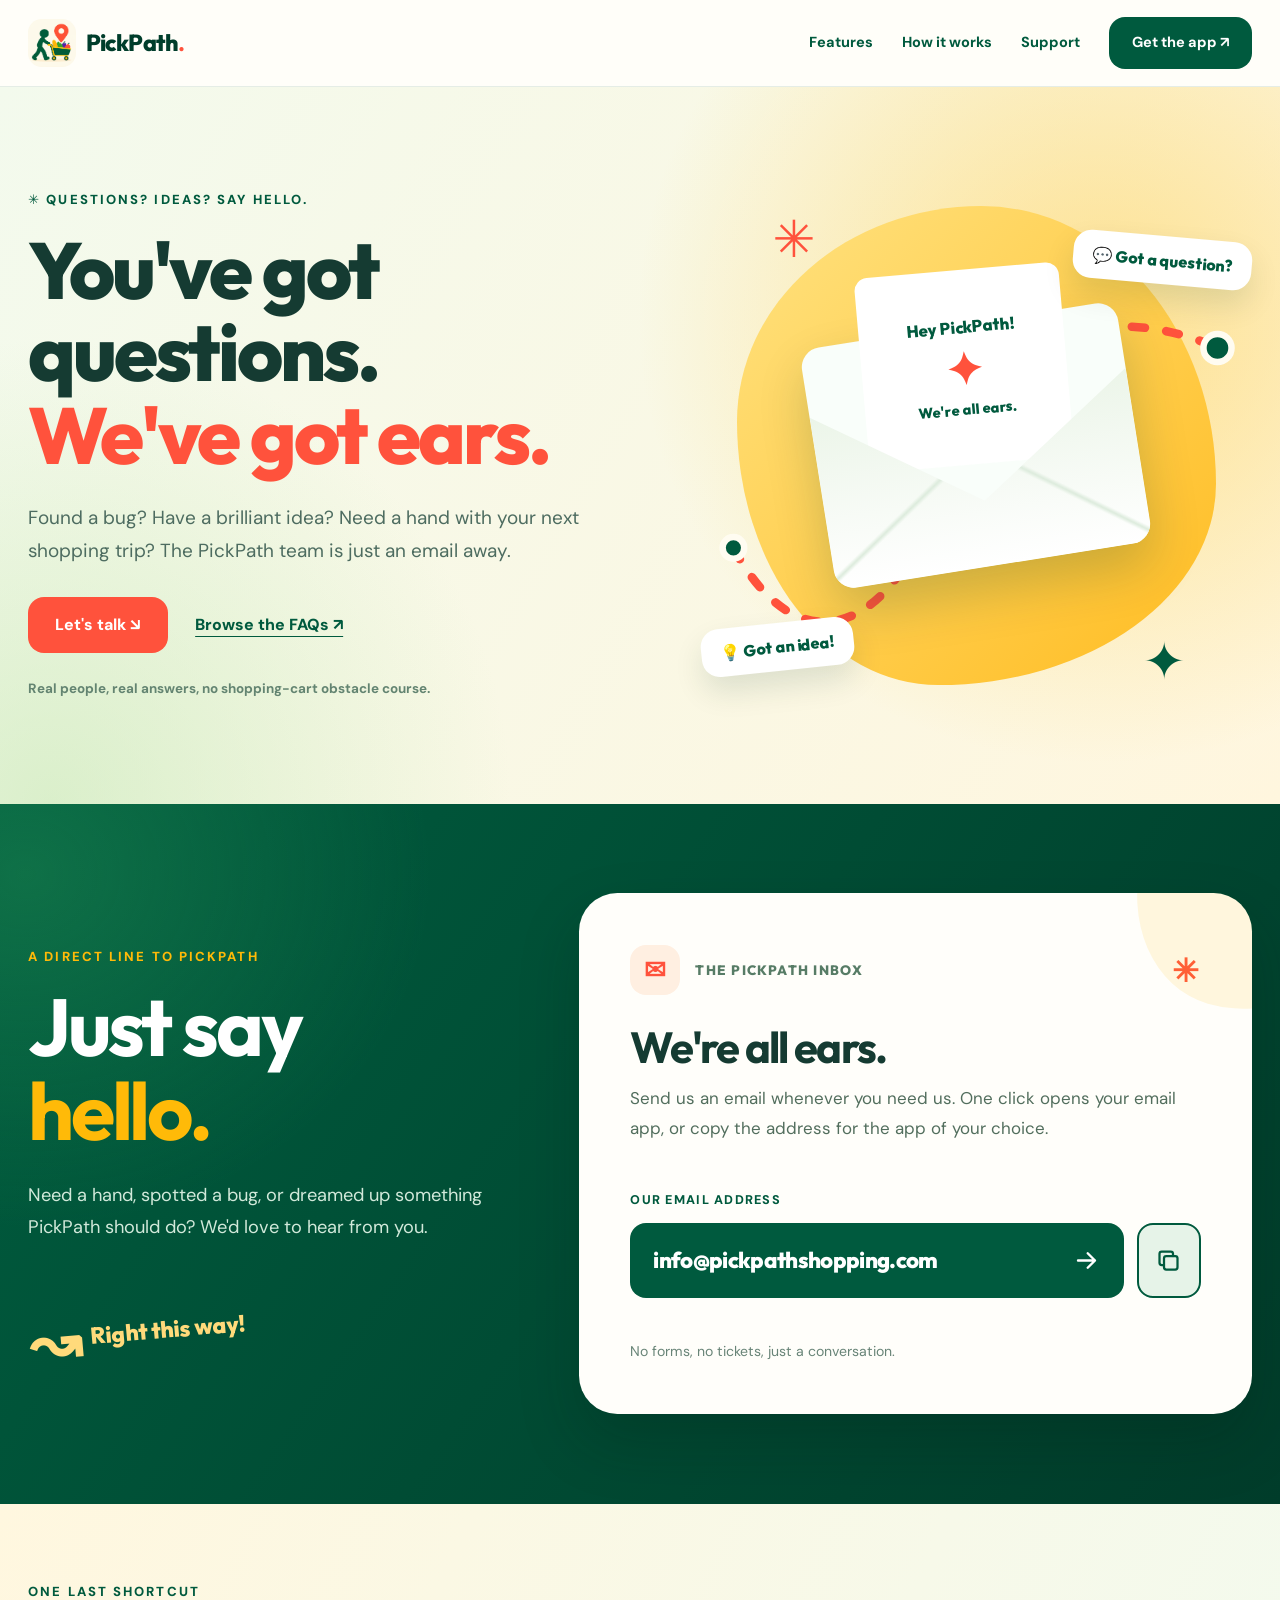
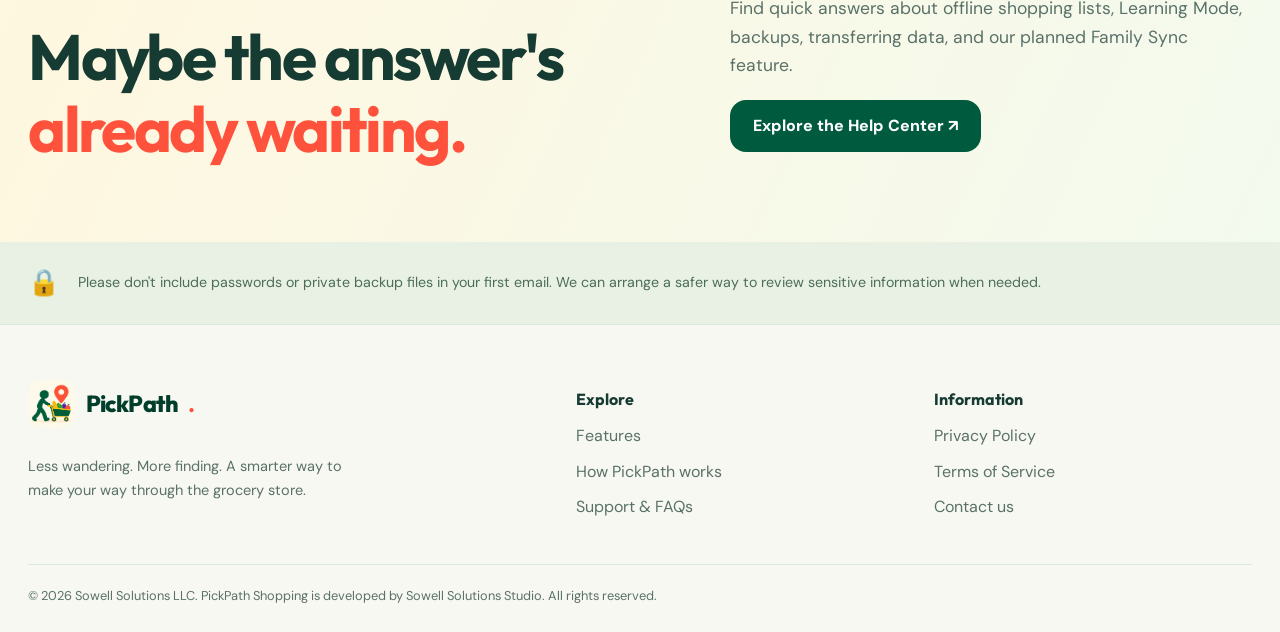
<file: contact/index.html>
<!doctype html><html lang="en"><head>
<!-- Google tag (Google Tag Manager) -->
<script async src="https://www.googletagmanager.com/gtm.js?id=GTM-N86MPN5V"></script>
<script>
  window.dataLayer = window.dataLayer || [];
  function gtag(){dataLayer.push(arguments);}
  gtag('js', new Date());
</script>
<meta charset="utf-8"><meta name="viewport" content="width=device-width,initial-scale=1"><title>Contact PickPath Shopping | Say Hello to Our Team</title><meta name="description" content="Contact the PickPath Shopping team. Ask for help, report a bug, suggest a feature, or learn more about our grocery shopping app."><link rel="canonical" href="https://pickpathshopping.com/contact/"><meta property="og:type" content="website"><meta property="og:site_name" content="PickPath Shopping"><meta property="og:title" content="Contact PickPath Shopping"><meta property="og:description" content="Questions, ideas and grocery mysteries welcome. Get in touch with PickPath Shopping."><meta property="og:url" content="https://pickpathshopping.com/contact/"><meta name="theme-color" content="#005a3e"><link rel="icon" href="../assets/favicon-32.png" type="image/png" sizes="32x32"><link rel="apple-touch-icon" href="../assets/apple-touch-icon.png"><link rel="stylesheet" href="../styles.css"></head><body><a class="skip-link" href="#main">Skip to content</a><header class="site-header"><div class="shell nav"><a class="brand" href="../"><img src="../assets/brand.png" alt="" width="48" height="48"><span>PickPath<strong>.</strong></span></a><nav class="nav-links" aria-label="Main navigation"><a href="../#features">Features</a><a href="../#how-it-works">How it works</a><a href="../support/">Support</a><a class="btn" href="../#download">Get the app ↗</a></nav></div></header>
<main id="main">
<section class="contact-hero"><div class="shell contact-hero-grid">
 <div class="contact-hero-copy"><p class="eyebrow">✳ Questions? Ideas? Say hello.</p><h1>You've got<br>questions.<br><em>We've got ears.</em></h1><p>Found a bug? Have a brilliant idea? Need a hand with your next shopping trip? The PickPath team is just an email away.</p><div class="contact-hero-actions"><a class="btn contact-hero-cta" href="#write-us">Let's talk ↘</a><a class="contact-hero-secondary" href="../support/">Browse the FAQs ↗</a></div><span class="contact-hero-footnote">Real people, real answers, no shopping-cart obstacle course.</span></div>
 <div class="contact-hero-art" aria-hidden="true"><div class="contact-hero-blob"></div><svg viewBox="0 0 510 490" class="contact-route"><path d="M30 340 C100 470 195 395 218 280 S355 100 478 155"/><circle cx="30" cy="340" r="10"/><circle cx="478" cy="155" r="13"/></svg><div class="contact-envelope"><div class="contact-envelope-note"><span>Hey PickPath!</span><strong>✦</strong><small>We're all ears.</small></div><div class="contact-envelope-front"></div></div><div class="contact-bubble contact-bubble-one">💬 Got a question?</div><div class="contact-bubble contact-bubble-two">💡 Got an idea!</div><span class="contact-spark contact-spark-one">✳</span><span class="contact-spark contact-spark-two">✦</span></div>
</div></section>
<section id="write-us" class="contact-direct" aria-labelledby="contact-direct-title">
  <div class="shell contact-direct-layout">
    <div class="contact-direct-copy">
      <p class="eyebrow">A direct line to PickPath</p>
      <h2 id="contact-direct-title">Just say<br><em>hello.</em></h2>
      <p>Need a hand, spotted a bug, or dreamed up something PickPath should do? We'd love to hear from you.</p>
      <div class="contact-direct-doodle" aria-hidden="true"><span>↝</span> Right this way!</div>
    </div>
    <div class="contact-email-card">
      <div class="contact-email-card-top">
        <span class="contact-email-card-icon" aria-hidden="true">✉</span>
        <span>THE PICKPATH INBOX</span>
        <span class="contact-email-card-spark" aria-hidden="true">✳</span>
      </div>
      <h3>We're all ears.</h3>
      <p>Send us an email whenever you need us. One click opens your email app, or copy the address for the app of your choice.</p>
      <span class="contact-email-label">Our email address</span>
      <div class="contact-email-actions">
        <a class="contact-email-link" href="mailto:info@pickpathshopping.com" aria-label="Send an email to info@pickpathshopping.com">info@pickpathshopping.com <svg viewBox="0 0 24 24" fill="none" stroke="currentColor" stroke-width="2" stroke-linecap="round" stroke-linejoin="round" aria-hidden="true" focusable="false"><path d="M5 12h14m-6-6 6 6-6 6"/></svg></a>
        <button type="button" class="contact-email-copy" data-contact-copy-email aria-label="Copy info@pickpathshopping.com to clipboard" title="Copy email address"><svg viewBox="0 0 24 24" fill="none" stroke="currentColor" stroke-width="2" stroke-linecap="round" stroke-linejoin="round" aria-hidden="true" focusable="false"><rect x="8" y="8" width="12" height="12" rx="2"/><path d="M16 8V6a2 2 0 0 0-2-2H6a2 2 0 0 0-2 2v8a2 2 0 0 0 2 2h2"/></svg></button>
      </div>
      <p class="contact-copy-status" id="contact-copy-feedback" role="status" aria-live="polite"></p>
      <p class="contact-email-plain-note">No forms, no tickets, just a conversation.</p>
    </div>
  </div>
</section>
<section class="contact-help" aria-labelledby="contact-help-title"><div class="shell contact-help-grid"><div><p class="eyebrow">One last shortcut</p><h2 id="contact-help-title">Maybe the answer's<br><em>already waiting.</em></h2></div><div><p>Find quick answers about offline shopping lists, Learning Mode, backups, transferring data, and our planned Family Sync feature.</p><a href="../support/" class="btn">Explore the Help Center ↗</a></div></div></section>
<div class="contact-safety"><div class="shell"><span aria-hidden="true">🔒</span><p>Please don't include passwords or private backup files in your first email. We can arrange a safer way to review sensitive information when needed.</p></div></div>
</main><footer class="site-footer"><div class="shell"><div class="footer-grid"><div><a class="brand" href="../"><img src="../assets/brand.png" alt="" width="48" height="48">PickPath<strong>.</strong></a><p>Less wandering. More finding. A smarter way to make your way through the grocery store.</p></div><div class="footer-col"><h3>Explore</h3><a href="../#features">Features</a><a href="../#how-it-works">How PickPath works</a><a href="../support/">Support &amp; FAQs</a></div><div class="footer-col"><h3>Information</h3><a href="../privacy/">Privacy Policy</a><a href="../terms/">Terms of Service</a><a href="../contact/">Contact us</a></div></div><div class="footer-bottom">© 2026 Sowell Solutions LLC. PickPath Shopping is developed by Sowell Solutions Studio. All rights reserved.</div></div></footer><script src="../scripts/contact.js" defer></script></body></html>
</file>
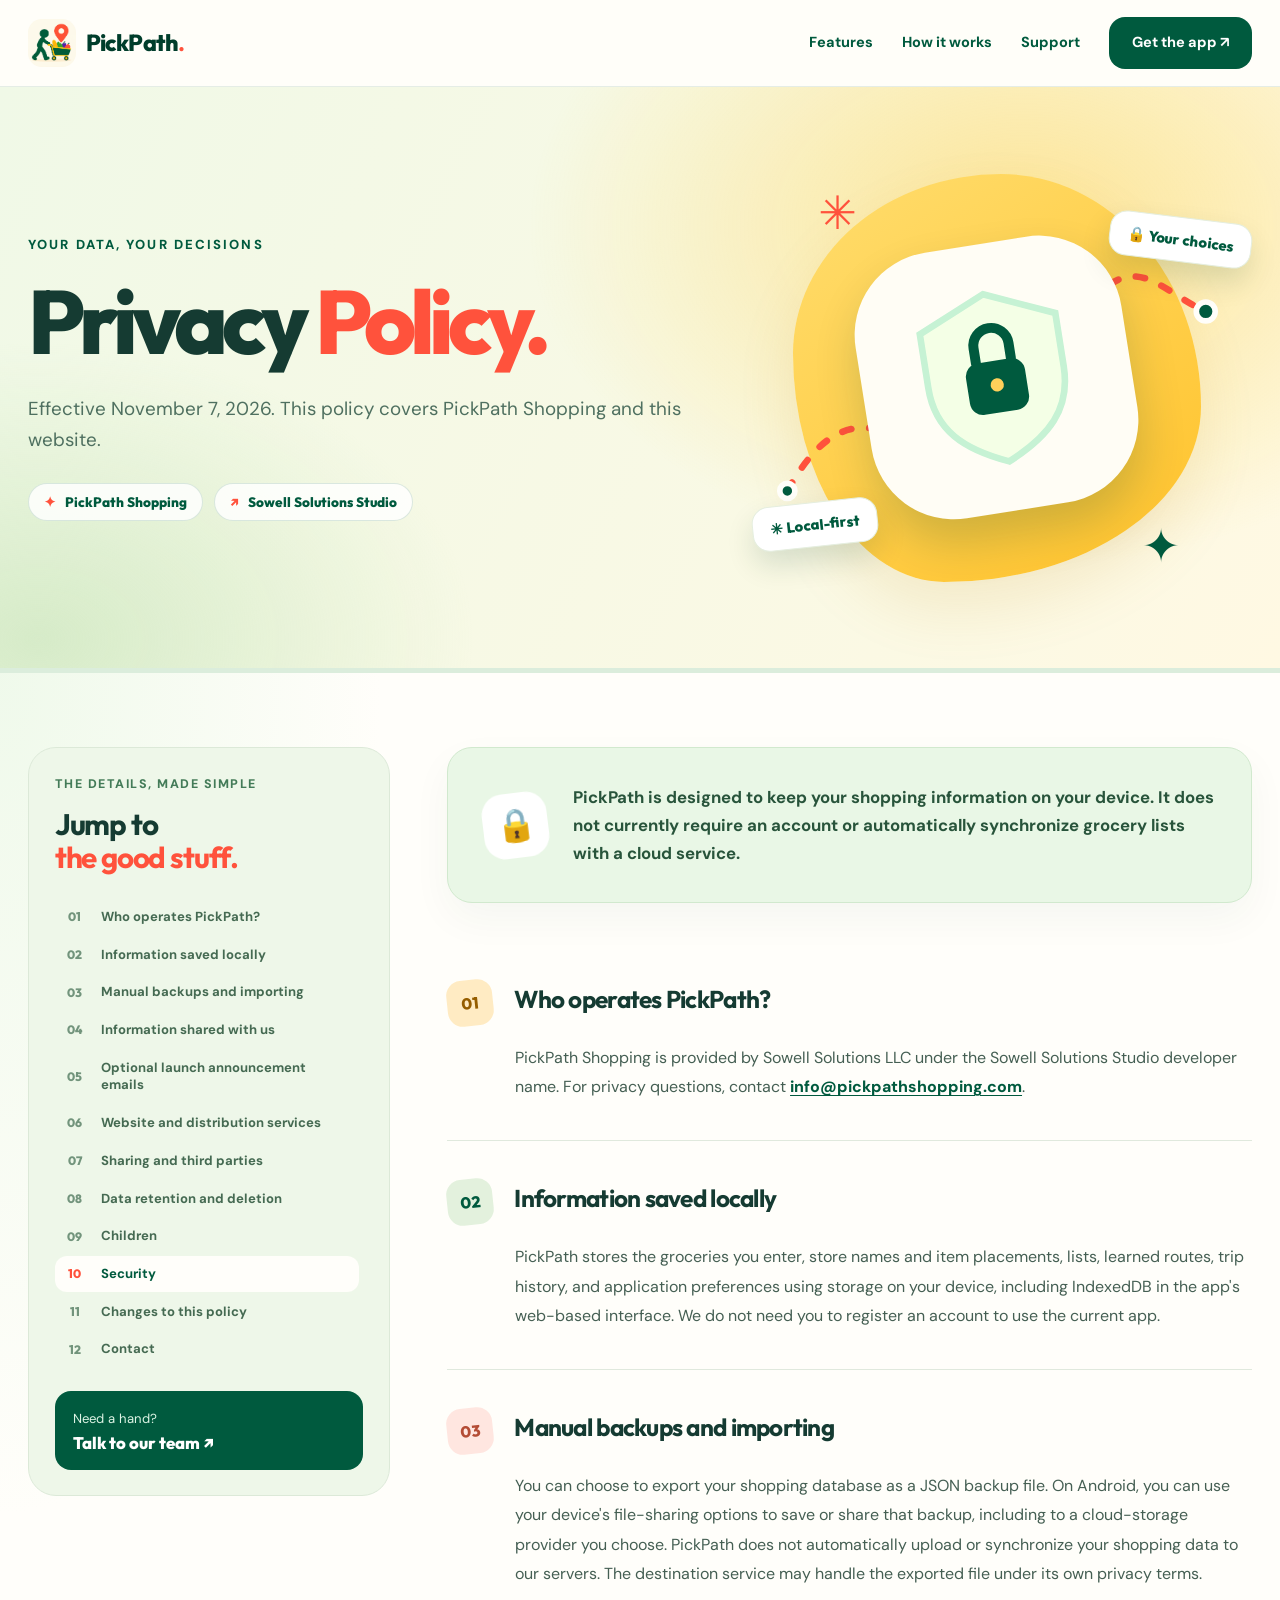
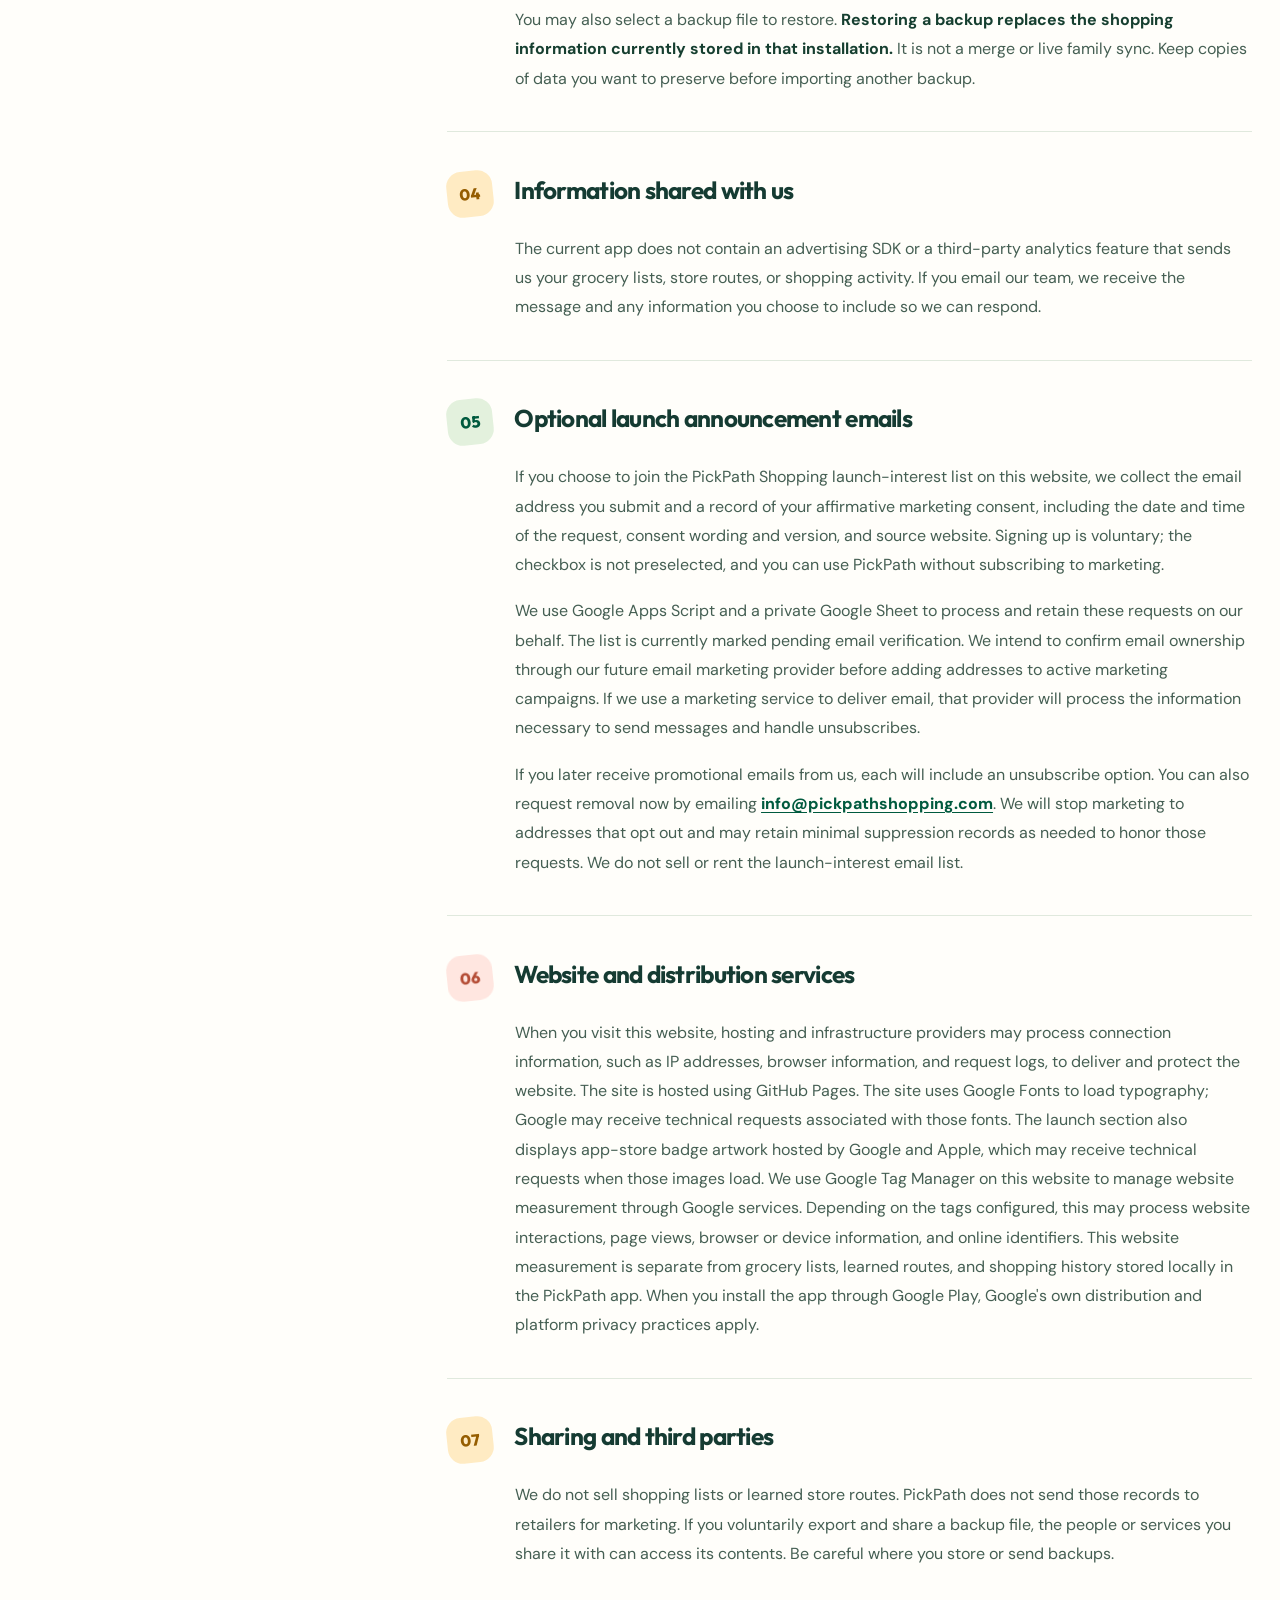
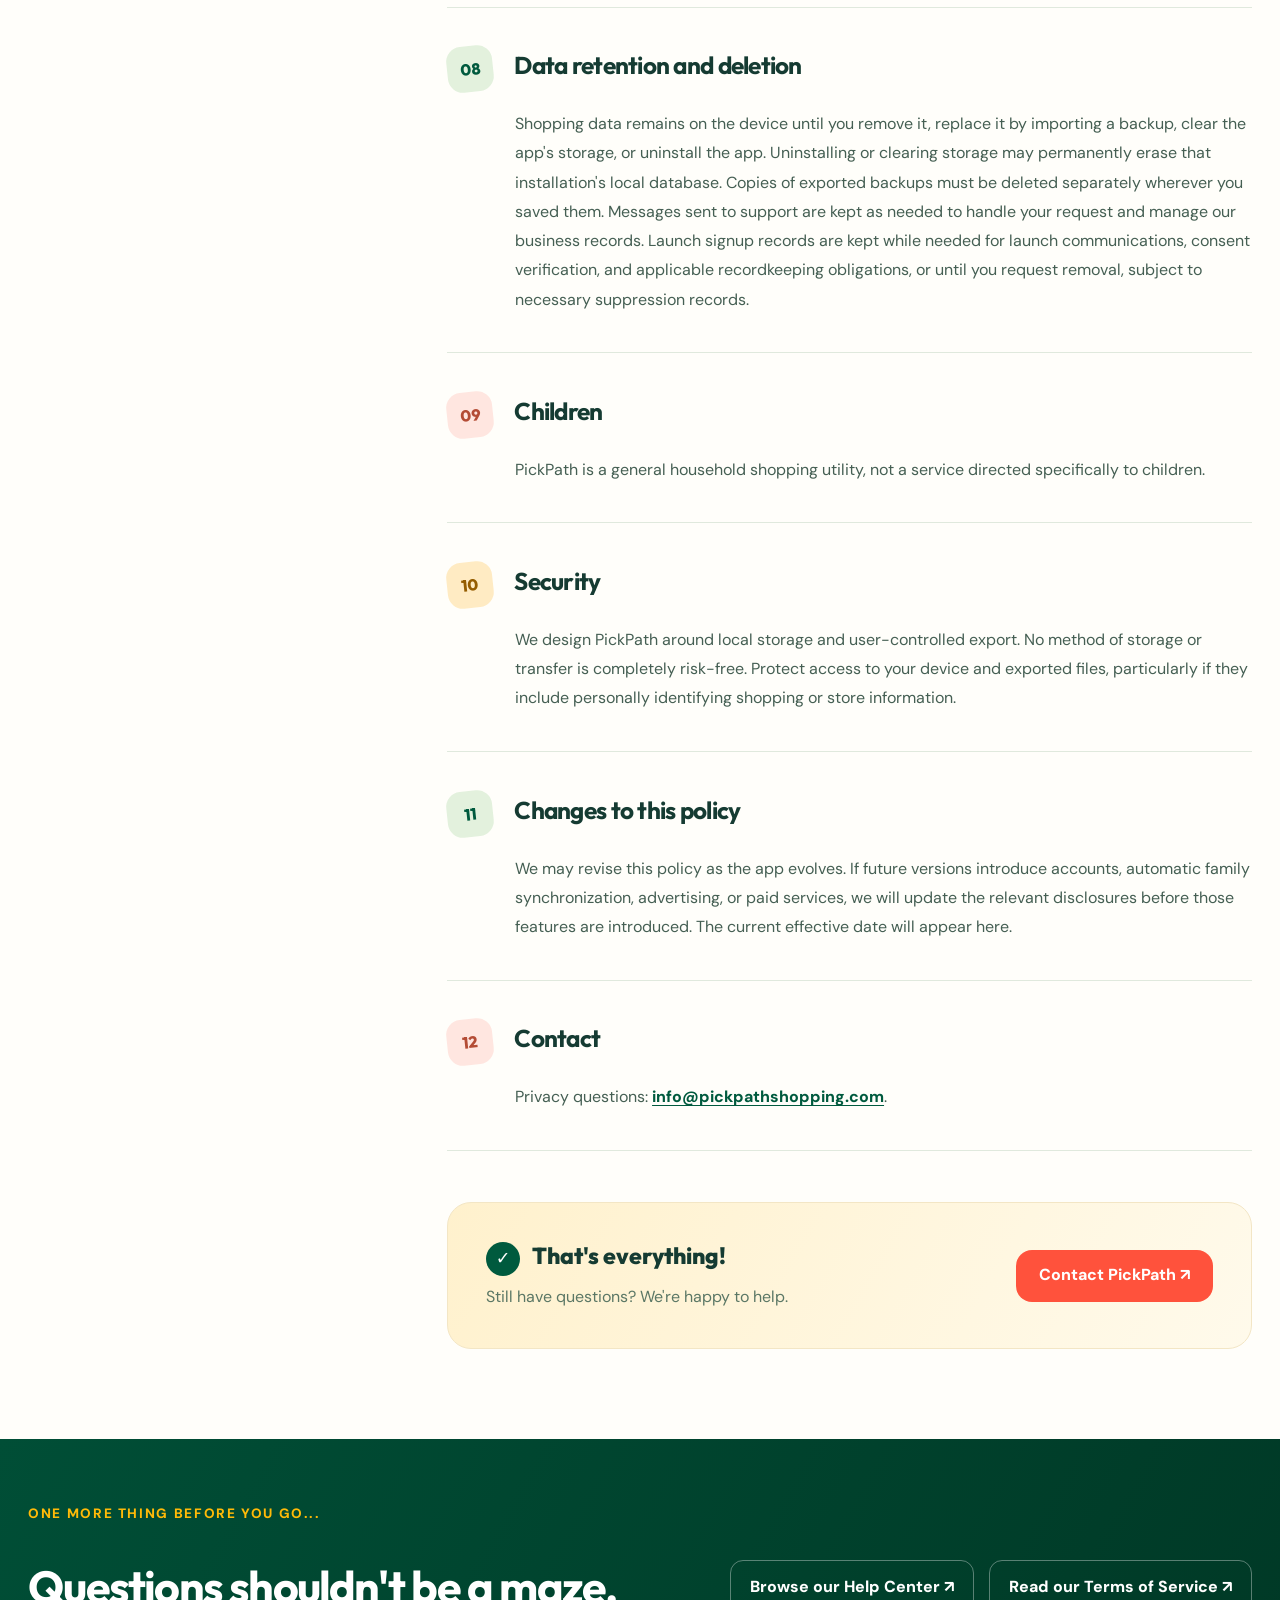
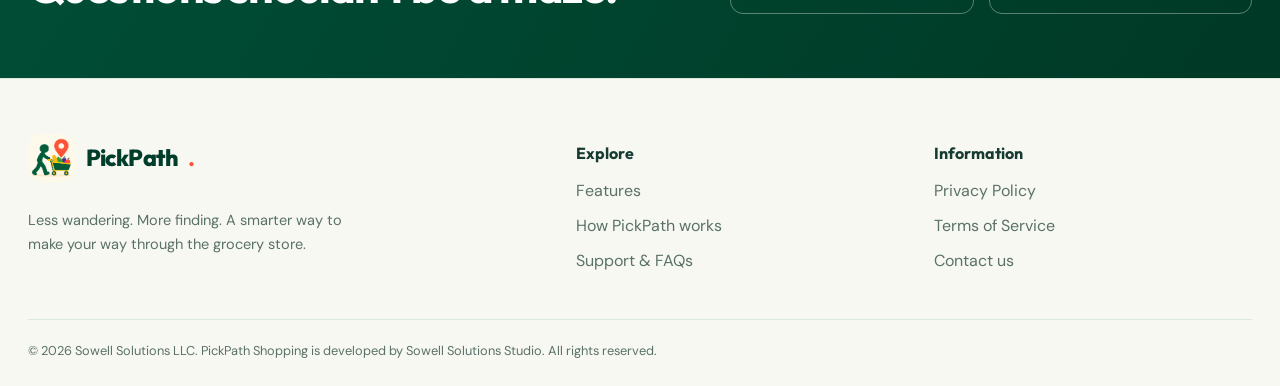
<file: privacy/index.html>
<!doctype html><html lang="en"><head>
<!-- Google tag (Google Tag Manager) -->
<script async src="https://www.googletagmanager.com/gtm.js?id=GTM-N86MPN5V"></script>
<script>
  window.dataLayer = window.dataLayer || [];
  function gtag(){dataLayer.push(arguments);}
  gtag('js', new Date());
</script>
<meta charset="utf-8"><meta name="viewport" content="width=device-width,initial-scale=1"><title>Privacy Policy | PickPath Shopping</title><meta name="description" content="How PickPath Shopping stores your data on your device, handles manual backups, and responds to support requests."><link rel="canonical" href="https://pickpathshopping.com/privacy/"><meta property="og:type" content="website"><meta property="og:site_name" content="PickPath Shopping"><meta property="og:title" content="Privacy Policy | PickPath Shopping"><meta property="og:description" content="How PickPath Shopping stores your data on your device, handles manual backups, and responds to support requests."><meta property="og:url" content="https://pickpathshopping.com/privacy/"><meta name="theme-color" content="#005a3e"><link rel="icon" href="../assets/favicon-32.png" type="image/png" sizes="32x32"><link rel="apple-touch-icon" href="../assets/apple-touch-icon.png"><link rel="stylesheet" href="../styles.css"></head><body><a class="skip-link" href="#main">Skip to content</a><header class="site-header"><div class="shell nav"><a class="brand" href="../"><img src="../assets/brand.png" alt="" width="48" height="48"><span>PickPath<strong>.</strong></span></a><nav class="nav-links" aria-label="Main navigation"><a href="../#features">Features</a><a href="../#how-it-works">How it works</a><a href="../support/">Support</a><a class="btn" href="../#download">Get the app ↗</a></nav></div></header><main id="main" class="legal-page legal-page--privacy">
    <section class="legal-hero" aria-labelledby="legal-page-title">
      <div class="shell legal-hero-layout">
        <div class="legal-hero-copy">
          <p class="eyebrow">Your data, your decisions</p>
          <h1 id="legal-page-title">Privacy <em>Policy.</em></h1>
          <p class="legal-hero-meta">Effective November 7, 2026. This policy covers PickPath Shopping and this website.</p>
          <div class="legal-hero-pills"><span><span aria-hidden="true">✦</span> PickPath Shopping</span><span><span aria-hidden="true">↗</span> Sowell Solutions Studio</span></div>
        </div>
        <div class="legal-hero-art" aria-hidden="true">
          <div class="legal-art-blob"></div>
          <svg class="legal-art-route" viewBox="0 0 540 450" fill="none" focusable="false"><path d="M48 345 C145 170 215 415 310 237 S425 125 491 155"/><circle cx="48" cy="345" r="8"/><circle cx="491" cy="155" r="10"/></svg>
          
    <div class="legal-art-shield"><svg viewBox="0 0 150 175" fill="none" aria-hidden="true" focusable="false"><path d="M75 11 137 38v49c0 39-23 60-62 77C36 147 13 126 13 87V38L75 11Z" fill="#F4FFE6" stroke="#C6F2D4" stroke-width="6"/><rect x="48" y="72" width="54" height="47" rx="12" fill="#005A3E"/><path d="M59 72V58a16 16 0 0 1 32 0v14" stroke="#005A3E" stroke-width="9" stroke-linecap="round"/><circle cx="75" cy="94" r="6" fill="#FFD05A"/></svg></div>
    <span class="legal-art-bubble legal-art-bubble--top">🔒 Your choices</span>
    <span class="legal-art-bubble legal-art-bubble--bottom">✳ Local-first</span>
          <span class="legal-art-spark legal-art-spark--one">✳</span><span class="legal-art-spark legal-art-spark--two">✦</span>
        </div>
      </div>
    </section>

    <div class="legal-progress" aria-hidden="true"><span data-legal-progress></span></div>
    <section class="legal-reading" aria-label="Privacy Policy contents">
      <div class="shell legal-reading-grid">
        <aside class="legal-nav" aria-label="On this page">
          <div class="legal-nav-inner">
            <p class="legal-nav-overline">The details, made simple</p>
            <h2>Jump to<br><em>the good stuff.</em></h2>
            <nav class="legal-toc" aria-label="Policy sections"><a href="#privacy-section-01" class="legal-toc-link"><span class="legal-toc-num">01</span><span>Who operates PickPath?</span></a><a href="#privacy-section-02" class="legal-toc-link"><span class="legal-toc-num">02</span><span>Information saved locally</span></a><a href="#privacy-section-03" class="legal-toc-link"><span class="legal-toc-num">03</span><span>Manual backups and importing</span></a><a href="#privacy-section-04" class="legal-toc-link"><span class="legal-toc-num">04</span><span>Information shared with us</span></a><a href="#privacy-section-05" class="legal-toc-link"><span class="legal-toc-num">05</span><span>Optional launch announcement emails</span></a><a href="#privacy-section-06" class="legal-toc-link"><span class="legal-toc-num">06</span><span>Website and distribution services</span></a><a href="#privacy-section-07" class="legal-toc-link"><span class="legal-toc-num">07</span><span>Sharing and third parties</span></a><a href="#privacy-section-08" class="legal-toc-link"><span class="legal-toc-num">08</span><span>Data retention and deletion</span></a><a href="#privacy-section-09" class="legal-toc-link"><span class="legal-toc-num">09</span><span>Children</span></a><a href="#privacy-section-10" class="legal-toc-link"><span class="legal-toc-num">10</span><span>Security</span></a><a href="#privacy-section-11" class="legal-toc-link"><span class="legal-toc-num">11</span><span>Changes to this policy</span></a><a href="#privacy-section-12" class="legal-toc-link"><span class="legal-toc-num">12</span><span>Contact</span></a></nav>
            <a class="legal-nav-contact" href="../contact/"><span>Need a hand?</span><strong>Talk to our team ↗</strong></a>
          </div>
        </aside>
        <article class="legal-document">
          <div class="legal-document-intro">
            <div class="legal-intro-flag" aria-hidden="true">🔒</div>
            <p class="notice">PickPath is designed to keep your shopping information on your device. It does not currently require an account or automatically synchronize grocery lists with a cloud service.</p>
          </div>
          <section class="legal-entry" id="privacy-section-01" aria-labelledby="privacy-section-01-title"><div class="legal-entry-heading"><span class="legal-entry-number" aria-hidden="true">01</span><h2 id="privacy-section-01-title">Who operates PickPath?</h2></div><div class="legal-entry-prose"><p>PickPath Shopping is provided by Sowell Solutions LLC under the Sowell Solutions Studio developer name. For privacy questions, contact <a href="mailto:info@pickpathshopping.com">info@pickpathshopping.com</a>.</p></div></section>
<section class="legal-entry" id="privacy-section-02" aria-labelledby="privacy-section-02-title"><div class="legal-entry-heading"><span class="legal-entry-number" aria-hidden="true">02</span><h2 id="privacy-section-02-title">Information saved locally</h2></div><div class="legal-entry-prose"><p>PickPath stores the groceries you enter, store names and item placements, lists, learned routes, trip history, and application preferences using storage on your device, including IndexedDB in the app's web-based interface. We do not need you to register an account to use the current app.</p></div></section>
<section class="legal-entry" id="privacy-section-03" aria-labelledby="privacy-section-03-title"><div class="legal-entry-heading"><span class="legal-entry-number" aria-hidden="true">03</span><h2 id="privacy-section-03-title">Manual backups and importing</h2></div><div class="legal-entry-prose"><p>You can choose to export your shopping database as a JSON backup file. On Android, you can use your device's file-sharing options to save or share that backup, including to a cloud-storage provider you choose. PickPath does not automatically upload or synchronize your shopping data to our servers. The destination service may handle the exported file under its own privacy terms.</p><p>You may also select a backup file to restore. <strong>Restoring a backup replaces the shopping information currently stored in that installation.</strong> It is not a merge or live family sync. Keep copies of data you want to preserve before importing another backup.</p></div></section>
<section class="legal-entry" id="privacy-section-04" aria-labelledby="privacy-section-04-title"><div class="legal-entry-heading"><span class="legal-entry-number" aria-hidden="true">04</span><h2 id="privacy-section-04-title">Information shared with us</h2></div><div class="legal-entry-prose"><p>The current app does not contain an advertising SDK or a third-party analytics feature that sends us your grocery lists, store routes, or shopping activity. If you email our team, we receive the message and any information you choose to include so we can respond.</p></div></section>
<section class="legal-entry" id="privacy-section-05" aria-labelledby="privacy-section-05-title"><div class="legal-entry-heading"><span class="legal-entry-number" aria-hidden="true">05</span><h2 id="privacy-section-05-title">Optional launch announcement emails</h2></div><div class="legal-entry-prose"><p>If you choose to join the PickPath Shopping launch-interest list on this website, we collect the email address you submit and a record of your affirmative marketing consent, including the date and time of the request, consent wording and version, and source website. Signing up is voluntary; the checkbox is not preselected, and you can use PickPath without subscribing to marketing.</p><p>We use Google Apps Script and a private Google Sheet to process and retain these requests on our behalf. The list is currently marked pending email verification. We intend to confirm email ownership through our future email marketing provider before adding addresses to active marketing campaigns. If we use a marketing service to deliver email, that provider will process the information necessary to send messages and handle unsubscribes.</p><p>If you later receive promotional emails from us, each will include an unsubscribe option. You can also request removal now by emailing <a href="mailto:info@pickpathshopping.com?subject=PickPath%20Email%20Unsubscribe">info@pickpathshopping.com</a>. We will stop marketing to addresses that opt out and may retain minimal suppression records as needed to honor those requests. We do not sell or rent the launch-interest email list.</p></div></section>
<section class="legal-entry" id="privacy-section-06" aria-labelledby="privacy-section-06-title"><div class="legal-entry-heading"><span class="legal-entry-number" aria-hidden="true">06</span><h2 id="privacy-section-06-title">Website and distribution services</h2></div><div class="legal-entry-prose"><p>When you visit this website, hosting and infrastructure providers may process connection information, such as IP addresses, browser information, and request logs, to deliver and protect the website. The site is hosted using GitHub Pages. The site uses Google Fonts to load typography; Google may receive technical requests associated with those fonts. The launch section also displays app-store badge artwork hosted by Google and Apple, which may receive technical requests when those images load. We use Google Tag Manager on this website to manage website measurement through Google services. Depending on the tags configured, this may process website interactions, page views, browser or device information, and online identifiers. This website measurement is separate from grocery lists, learned routes, and shopping history stored locally in the PickPath app. When you install the app through Google Play, Google's own distribution and platform privacy practices apply.</p></div></section>
<section class="legal-entry" id="privacy-section-07" aria-labelledby="privacy-section-07-title"><div class="legal-entry-heading"><span class="legal-entry-number" aria-hidden="true">07</span><h2 id="privacy-section-07-title">Sharing and third parties</h2></div><div class="legal-entry-prose"><p>We do not sell shopping lists or learned store routes. PickPath does not send those records to retailers for marketing. If you voluntarily export and share a backup file, the people or services you share it with can access its contents. Be careful where you store or send backups.</p></div></section>
<section class="legal-entry" id="privacy-section-08" aria-labelledby="privacy-section-08-title"><div class="legal-entry-heading"><span class="legal-entry-number" aria-hidden="true">08</span><h2 id="privacy-section-08-title">Data retention and deletion</h2></div><div class="legal-entry-prose"><p>Shopping data remains on the device until you remove it, replace it by importing a backup, clear the app's storage, or uninstall the app. Uninstalling or clearing storage may permanently erase that installation's local database. Copies of exported backups must be deleted separately wherever you saved them. Messages sent to support are kept as needed to handle your request and manage our business records. Launch signup records are kept while needed for launch communications, consent verification, and applicable recordkeeping obligations, or until you request removal, subject to necessary suppression records.</p></div></section>
<section class="legal-entry" id="privacy-section-09" aria-labelledby="privacy-section-09-title"><div class="legal-entry-heading"><span class="legal-entry-number" aria-hidden="true">09</span><h2 id="privacy-section-09-title">Children</h2></div><div class="legal-entry-prose"><p>PickPath is a general household shopping utility, not a service directed specifically to children.</p></div></section>
<section class="legal-entry" id="privacy-section-10" aria-labelledby="privacy-section-10-title"><div class="legal-entry-heading"><span class="legal-entry-number" aria-hidden="true">10</span><h2 id="privacy-section-10-title">Security</h2></div><div class="legal-entry-prose"><p>We design PickPath around local storage and user-controlled export. No method of storage or transfer is completely risk-free. Protect access to your device and exported files, particularly if they include personally identifying shopping or store information.</p></div></section>
<section class="legal-entry" id="privacy-section-11" aria-labelledby="privacy-section-11-title"><div class="legal-entry-heading"><span class="legal-entry-number" aria-hidden="true">11</span><h2 id="privacy-section-11-title">Changes to this policy</h2></div><div class="legal-entry-prose"><p>We may revise this policy as the app evolves. If future versions introduce accounts, automatic family synchronization, advertising, or paid services, we will update the relevant disclosures before those features are introduced. The current effective date will appear here.</p></div></section>
<section class="legal-entry" id="privacy-section-12" aria-labelledby="privacy-section-12-title"><div class="legal-entry-heading"><span class="legal-entry-number" aria-hidden="true">12</span><h2 id="privacy-section-12-title">Contact</h2></div><div class="legal-entry-prose"><p>Privacy questions: <a href="mailto:info@pickpathshopping.com">info@pickpathshopping.com</a>.</p></div></section>
          <div class="legal-document-end"><div><span class="legal-end-mark" aria-hidden="true">✓</span><strong>That's everything!</strong><p>Still have questions? We're happy to help.</p></div><a href="../contact/" class="btn btn-coral">Contact PickPath ↗</a></div>
        </article>
      </div>
    </section>
    <section class="legal-next" aria-label="Other helpful pages"><div class="shell legal-next-inner"><p>One more thing before you go...</p><h2>Questions shouldn't be a maze.</h2><div class="legal-next-links"><a href="../support/">Browse our Help Center ↗</a><a href="../terms/">Read our Terms of Service ↗</a></div></div></section>
  </main><footer class="site-footer"><div class="shell"><div class="footer-grid"><div><a class="brand" href="../"><img src="../assets/brand.png" alt="" width="48" height="48">PickPath<strong>.</strong></a><p>Less wandering. More finding. A smarter way to make your way through the grocery store.</p></div><div class="footer-col"><h3>Explore</h3><a href="../#features">Features</a><a href="../#how-it-works">How PickPath works</a><a href="../support/">Support &amp; FAQs</a></div><div class="footer-col"><h3>Information</h3><a href="../privacy/">Privacy Policy</a><a href="../terms/">Terms of Service</a><a href="../contact/">Contact us</a></div></div><div class="footer-bottom">© 2026 Sowell Solutions LLC. PickPath Shopping is developed by Sowell Solutions Studio. All rights reserved.</div></div></footer><script src="../scripts/legal-pages.js" defer></script></body></html>
</file>
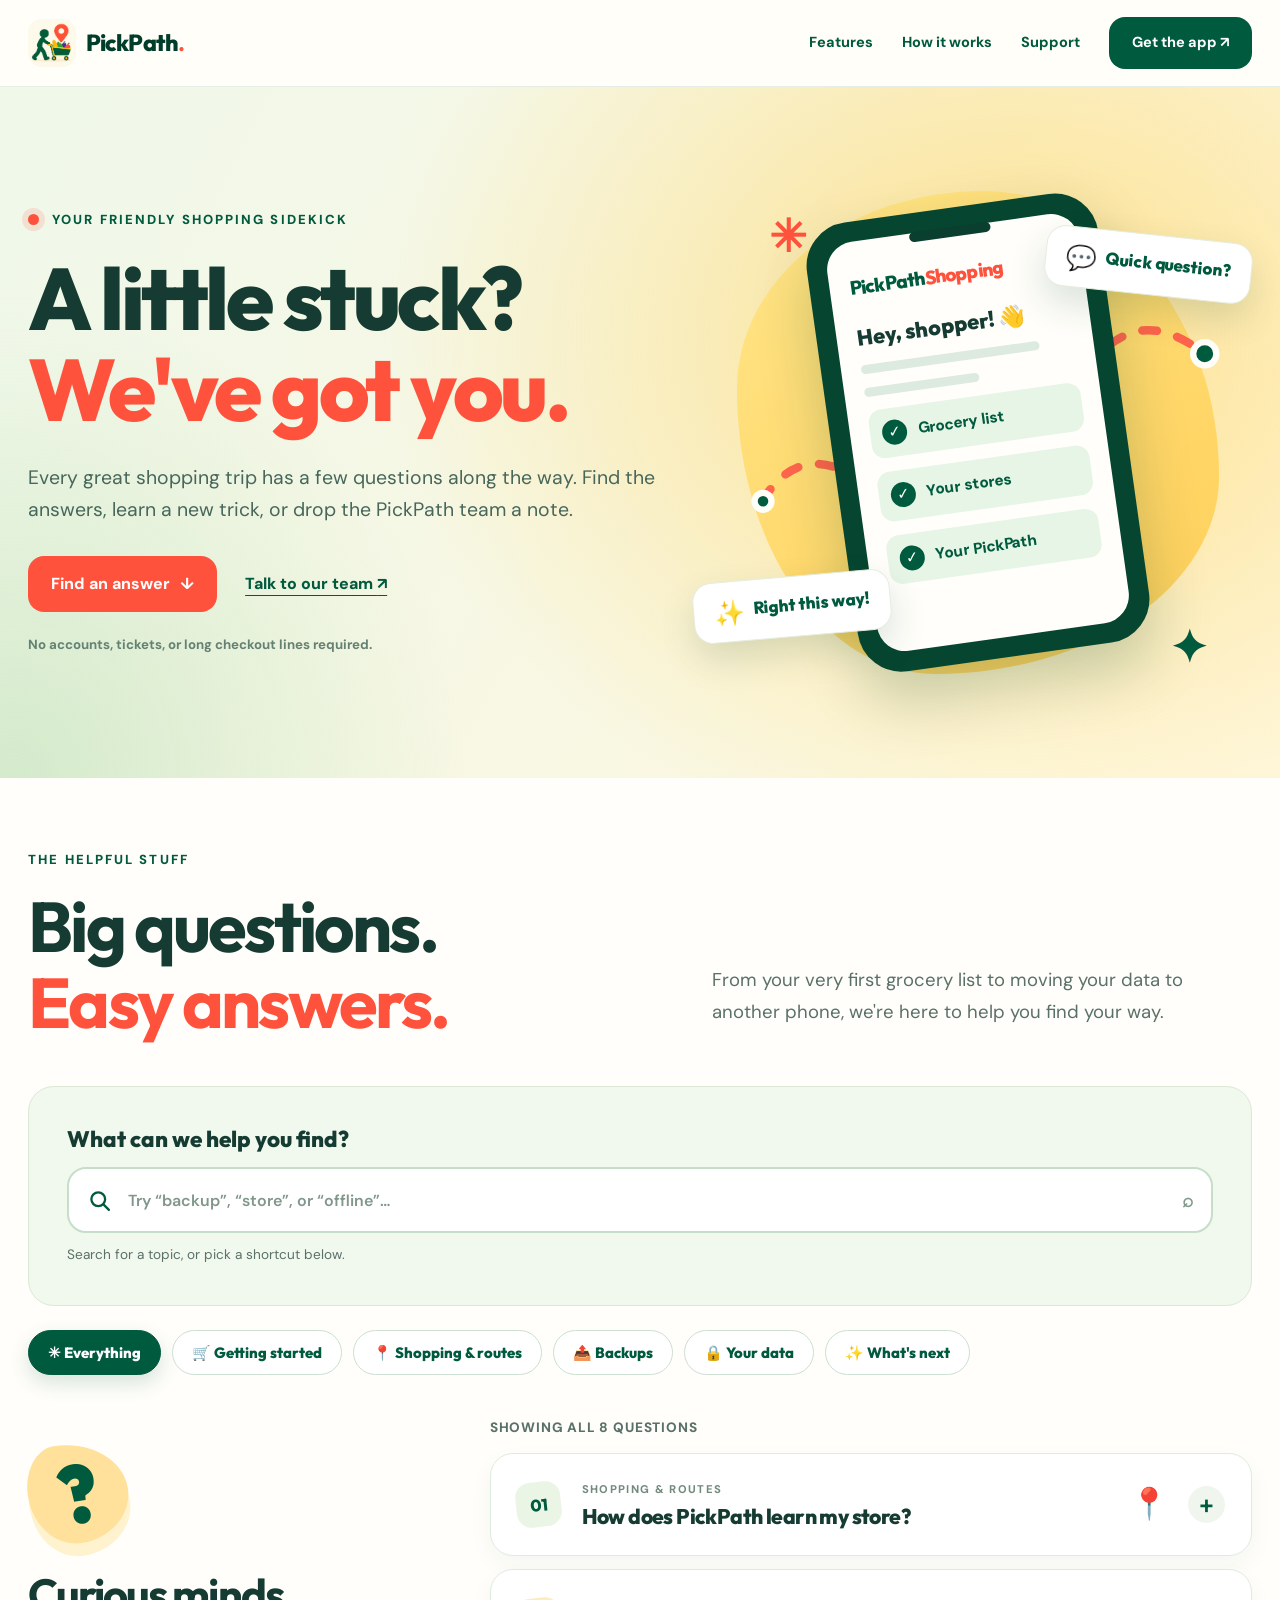
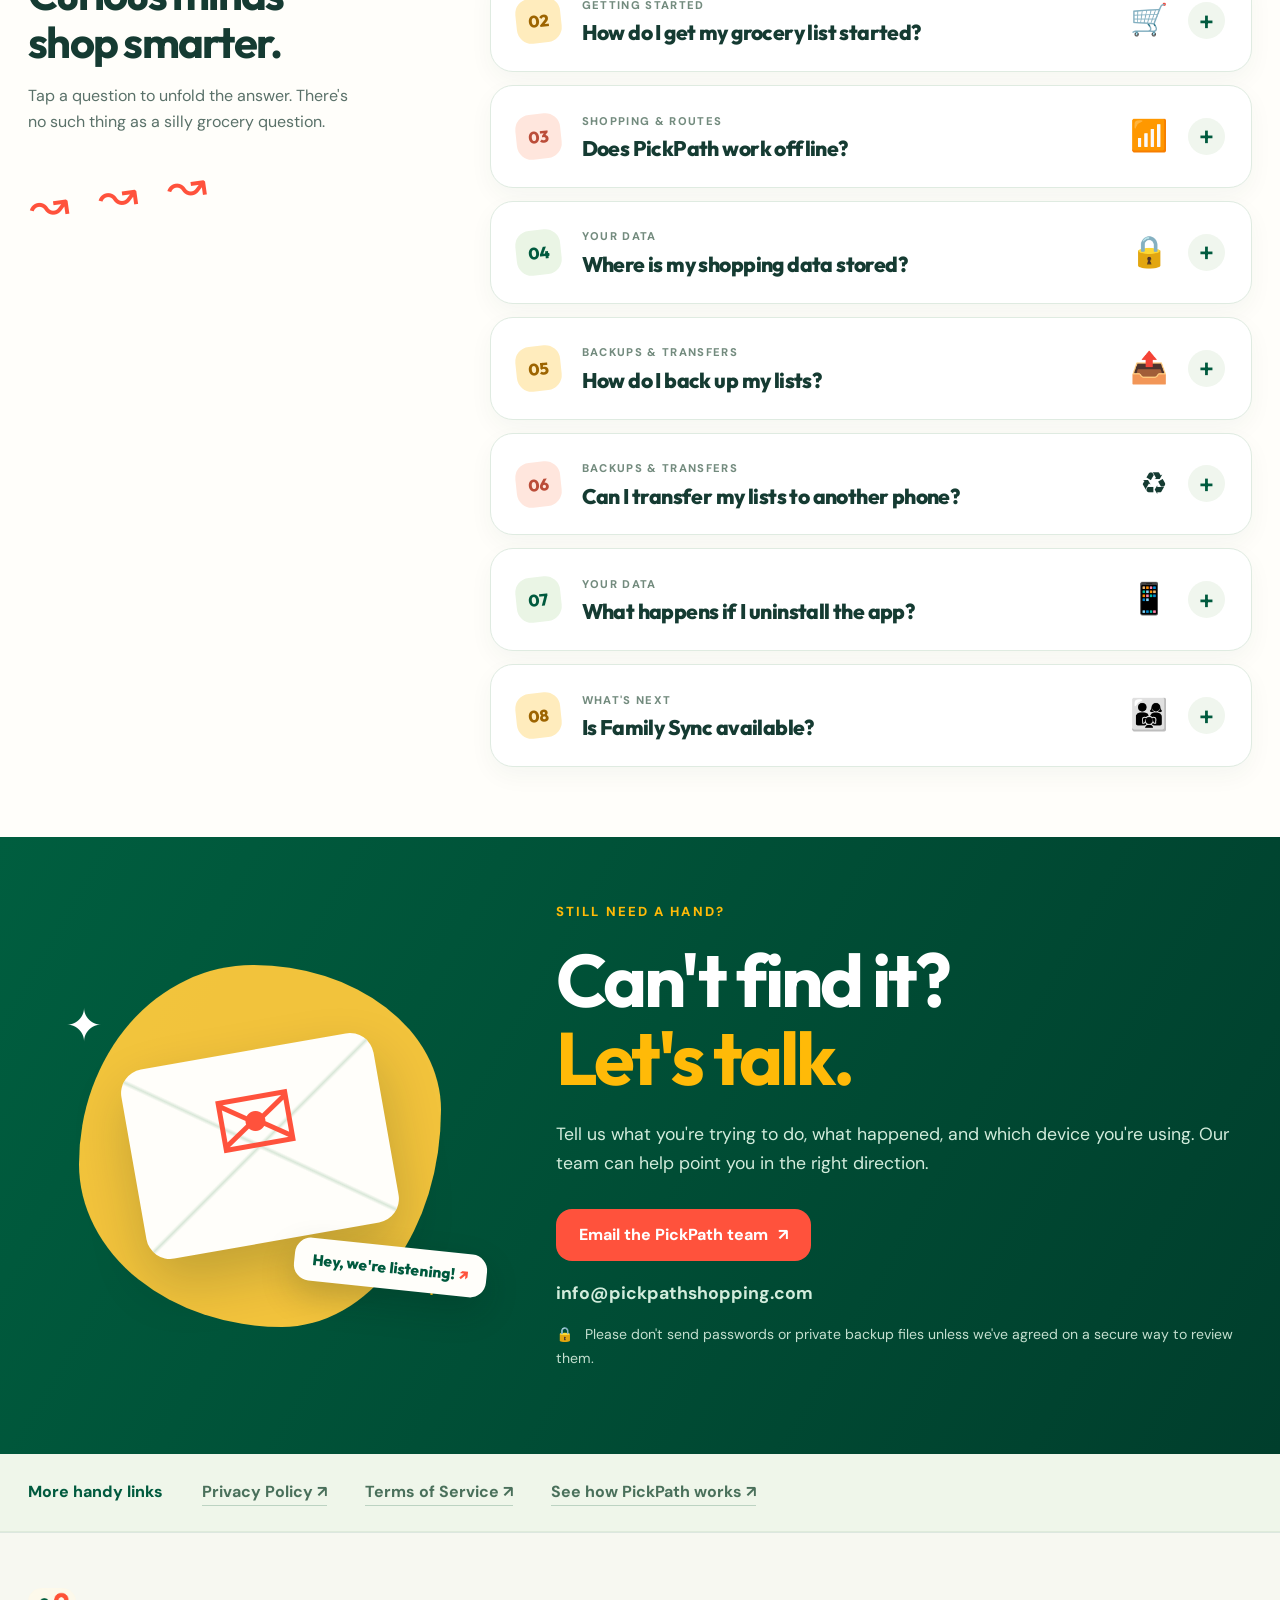
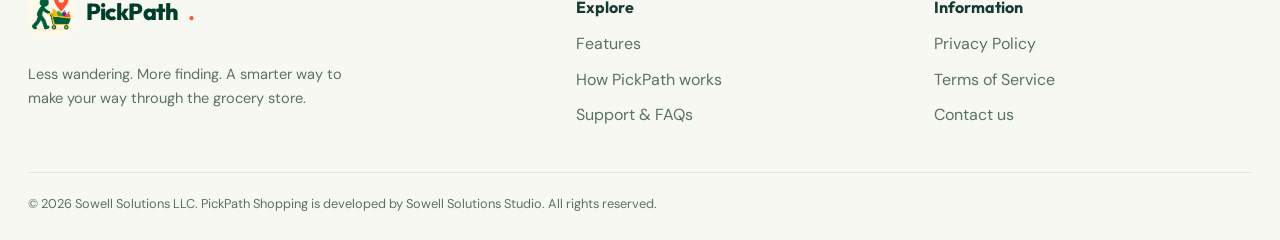
<file: support/index.html>
<!doctype html><html lang="en"><head>
<!-- Google tag (Google Tag Manager) -->
<script async src="https://www.googletagmanager.com/gtm.js?id=GTM-N86MPN5V"></script>
<script>
  window.dataLayer = window.dataLayer || [];
  function gtag(){dataLayer.push(arguments);}
  gtag('js', new Date());
</script>
<meta charset="utf-8"><meta name="viewport" content="width=device-width,initial-scale=1"><title>PickPath Help Center | Grocery Lists, Routes & Backups</title><meta name="description" content="Find answers about PickPath Shopping, Learning Mode, offline grocery lists, transferring backups, and data privacy. Explore quick FAQs or contact our team."><link rel="canonical" href="https://pickpathshopping.com/support/"><meta property="og:type" content="website"><meta property="og:site_name" content="PickPath Shopping"><meta property="og:title" content="PickPath Help Center | Grocery Lists, Routes & Backups"><meta property="og:description" content="Find answers about PickPath Shopping, Learning Mode, offline grocery lists, transferring backups, and data privacy. Explore quick FAQs or contact our team."><meta property="og:url" content="https://pickpathshopping.com/support/"><meta name="theme-color" content="#005a3e"><link rel="icon" href="../assets/favicon-32.png" type="image/png" sizes="32x32"><link rel="apple-touch-icon" href="../assets/apple-touch-icon.png"><link rel="stylesheet" href="../styles.css"></head><body><a class="skip-link" href="#main">Skip to content</a><header class="site-header"><div class="shell nav"><a class="brand" href="../"><img src="../assets/brand.png" alt="" width="48" height="48"><span>PickPath<strong>.</strong></span></a><nav class="nav-links" aria-label="Main navigation"><a href="../#features">Features</a><a href="../#how-it-works">How it works</a><a href="../support/">Support</a><a class="btn" href="../#download">Get the app ↗</a></nav></div></header><main id="main">
  <section class="help-hero" aria-labelledby="help-title">
    <div class="shell help-hero-layout">
      <div class="help-hero-copy">
        <p class="eyebrow"><span class="help-live-dot" aria-hidden="true"></span> Your friendly shopping sidekick</p>
        <h1 id="help-title">A little stuck?<br><em>We've got you.</em></h1>
        <p>Every great shopping trip has a few questions along the way. Find the answers, learn a new trick, or drop the PickPath team a note.</p>
        <div class="help-hero-actions">
          <a class="btn" href="#questions">Find an answer <span aria-hidden="true">↓</span></a>
          <a class="help-hero-link" href="#contact">Talk to our team <span aria-hidden="true">↗</span></a>
        </div>
        <p class="help-hero-micro">No accounts, tickets, or long checkout lines required.</p>
      </div>
      <div class="help-hero-art" aria-hidden="true">
        <div class="help-hero-blob"></div>
        <svg class="help-hero-route" viewBox="0 0 520 480" focusable="false"><path d="M55 305 C130 185 222 420 297 280 S412 118 475 165"/><circle cx="56" cy="305" r="8"/><circle cx="475" cy="165" r="11"/></svg>
        <div class="help-phone">
          <div class="help-phone-notch"></div>
          <div class="help-phone-screen">
            <div class="help-phone-brand"><span>PickPath</span><span>Shopping</span></div>
            <div class="help-phone-hi">Hey, shopper! <span>👋</span></div>
            <div class="help-phone-line"></div>
            <div class="help-phone-line help-phone-line--short"></div>
            <div class="help-phone-item"><span>✓</span> Grocery list</div>
            <div class="help-phone-item"><span>✓</span> Your stores</div>
            <div class="help-phone-item"><span>✓</span> Your PickPath</div>
          </div>
        </div>
        <div class="help-float-bubble help-float-bubble--question"><span>💬</span> Quick question?</div>
        <div class="help-float-bubble help-float-bubble--answer"><span>✨</span> Right this way!</div>
        <span class="help-art-spark help-art-spark--one">✳</span>
        <span class="help-art-spark help-art-spark--two">✦</span>
      </div>
    </div>
  </section>

  <section id="questions" class="section help-faq-section" aria-labelledby="faq-title">
    <div class="shell">
      <div class="help-faq-heading">
        <div><p class="eyebrow">The helpful stuff</p><h2 id="faq-title">Big questions.<br><em>Easy answers.</em></h2></div>
        <p>From your very first grocery list to moving your data to another phone, we're here to help you find your way.</p>
      </div>
      <div class="help-search-wrap">
        <label class="help-search-label" for="help-search">What can we help you find?</label>
        <div class="help-search-field">
          <svg viewBox="0 0 24 24" aria-hidden="true" focusable="false"><circle cx="10.8" cy="10.8" r="6.6"></circle><path d="m16 16 5 5"></path></svg>
          <input id="help-search" type="search" placeholder="Try “backup”, “store”, or “offline”…" autocomplete="off" aria-describedby="help-search-hint">
          <span class="help-search-shortcut" aria-hidden="true">⌕</span>
        </div>
        <p id="help-search-hint" class="help-search-hint">Search for a topic, or pick a shortcut below.</p>
      </div>
      <div class="help-topic-bar" role="group" aria-label="Filter help questions">
        <button type="button" class="help-topic is-selected" data-help-filter="all" aria-pressed="true">✳ Everything</button>
        <button type="button" class="help-topic" data-help-filter="getting-started" aria-pressed="false">🛒 Getting started</button>
        <button type="button" class="help-topic" data-help-filter="shopping" aria-pressed="false">📍 Shopping & routes</button>
        <button type="button" class="help-topic" data-help-filter="backups" aria-pressed="false">📤 Backups</button>
        <button type="button" class="help-topic" data-help-filter="privacy" aria-pressed="false">🔒 Your data</button>
        <button type="button" class="help-topic" data-help-filter="coming-soon" aria-pressed="false">✨ What's next</button>
      </div>
      <div class="help-faq-body">
        <div class="help-faq-aside">
          <div class="help-faq-aside-sticky">
            <div class="help-aside-number" aria-hidden="true">?</div>
            <h3>Curious minds<br>shop smarter.</h3>
            <p>Tap a question to unfold the answer. There's no such thing as a silly grocery question.</p>
            <span class="help-aside-squiggle" aria-hidden="true">↝ ↝ ↝</span>
          </div>
        </div>
        <div class="help-faq-list">
          <p class="help-results-label" id="help-results" role="status" aria-live="polite">Showing all 8 questions</p>
          <div class="help-questions">
          <details class="help-question" data-help-question data-help-category="shopping">
            <summary><span class="help-question-number" aria-hidden="true">01</span><span class="help-question-main"><span class="help-question-topic">Shopping & routes</span><span class="help-question-title">How does PickPath learn my store?</span></span><span class="help-question-icon" aria-hidden="true">📍</span><span class="help-question-toggle" aria-hidden="true"></span></summary>
            <div class="help-answer"><p>Choose a store, make your list, then use <strong>Learning Mode</strong> during your shopping trip to record where items are found. On later visits, PickPath uses those saved placements to order the items it knows. Items without a confirmed placement may appear afterward until you teach PickPath where they belong.</p></div>
          </details>
<details class="help-question" data-help-question data-help-category="getting-started">
            <summary><span class="help-question-number" aria-hidden="true">02</span><span class="help-question-main"><span class="help-question-topic">Getting started</span><span class="help-question-title">How do I get my grocery list started?</span></span><span class="help-question-icon" aria-hidden="true">🛒</span><span class="help-question-toggle" aria-hidden="true"></span></summary>
            <div class="help-answer"><p>Start by choosing or adding a store. Then build a list of what you need. You can browse the built-in grocery catalog for suggestions and review your choices before adding them to your list. When you're ready, start a trip for that store.</p></div>
          </details>
<details class="help-question" data-help-question data-help-category="shopping">
            <summary><span class="help-question-number" aria-hidden="true">03</span><span class="help-question-main"><span class="help-question-topic">Shopping & routes</span><span class="help-question-title">Does PickPath work offline?</span></span><span class="help-question-icon" aria-hidden="true">📶</span><span class="help-question-toggle" aria-hidden="true"></span></summary>
            <div class="help-answer"><p>Yes! The installed Android app is designed to work without an ongoing internet connection for core shopping lists and learned routes. You may still need internet to install or update the app, or to send a backup to an online service.</p></div>
          </details>
<details class="help-question" data-help-question data-help-category="privacy">
            <summary><span class="help-question-number" aria-hidden="true">04</span><span class="help-question-main"><span class="help-question-topic">Your data</span><span class="help-question-title">Where is my shopping data stored?</span></span><span class="help-question-icon" aria-hidden="true">🔒</span><span class="help-question-toggle" aria-hidden="true"></span></summary>
            <div class="help-answer"><p>In the current release, your lists, store knowledge, and shopping history are saved <strong>locally on your device</strong>. You don't need an account, and PickPath doesn't automatically sync household shopping data through a cloud service.</p></div>
          </details>
<details class="help-question" data-help-question data-help-category="backups">
            <summary><span class="help-question-number" aria-hidden="true">05</span><span class="help-question-main"><span class="help-question-topic">Backups & transfers</span><span class="help-question-title">How do I back up my lists?</span></span><span class="help-question-icon" aria-hidden="true">📤</span><span class="help-question-toggle" aria-hidden="true"></span></summary>
            <div class="help-answer"><p>Open <strong>Settings → Export Backup</strong> and save or share the generated JSON backup file somewhere you trust. Backups are manual, so export a new one whenever you want an up-to-date copy of your shopping information.</p></div>
          </details>
<details class="help-question" data-help-question data-help-category="backups">
            <summary><span class="help-question-number" aria-hidden="true">06</span><span class="help-question-main"><span class="help-question-topic">Backups & transfers</span><span class="help-question-title">Can I transfer my lists to another phone?</span></span><span class="help-question-icon" aria-hidden="true">♻️</span><span class="help-question-toggle" aria-hidden="true"></span></summary>
            <div class="help-answer"><p>Absolutely. Export a backup on the first phone, then choose <strong>Import Backup</strong> on the second phone. <strong>Important:</strong> importing replaces the receiving phone's current shopping database; it doesn't merge two people's changes. Export a backup from the receiving phone first if there's anything you want to keep.</p></div>
          </details>
<details class="help-question" data-help-question data-help-category="privacy">
            <summary><span class="help-question-number" aria-hidden="true">07</span><span class="help-question-main"><span class="help-question-topic">Your data</span><span class="help-question-title">What happens if I uninstall the app?</span></span><span class="help-question-icon" aria-hidden="true">📱</span><span class="help-question-toggle" aria-hidden="true"></span></summary>
            <div class="help-answer"><p>Uninstalling PickPath or clearing its application storage can erase locally saved lists, routes, and shopping history. Export a backup before removing or resetting the app if you want to preserve that information.</p></div>
          </details>
<details class="help-question" data-help-question data-help-category="coming-soon">
            <summary><span class="help-question-number" aria-hidden="true">08</span><span class="help-question-main"><span class="help-question-topic">What's next</span><span class="help-question-title">Is Family Sync available?</span></span><span class="help-question-icon" aria-hidden="true">👨‍👩‍👧</span><span class="help-question-toggle" aria-hidden="true"></span></summary>
            <div class="help-answer"><p>Not yet. Real-time shared household shopping lists are a <strong>planned future feature</strong>. For now, exporting and importing backups is a way to transfer a saved copy manually, not a live synchronization system.</p></div>
          </details>
          </div>
          <div class="help-empty" id="help-no-results" hidden>
            <span aria-hidden="true">🛒</span>
            <h3>Nothing in this aisle.</h3>
            <p>Try a different search, or ask our team directly.</p>
            <button type="button" class="btn btn-secondary" data-help-reset>Show all questions</button>
          </div>
        </div>
      </div>
    </div>
  </section>

  <section id="contact" class="help-contact-section" aria-labelledby="contact-title">
    <div class="shell help-contact-layout">
      <div class="help-contact-visual" aria-hidden="true">
        <div class="help-contact-orbit"></div>
        <div class="help-contact-envelope"><span>✉</span><i></i></div>
        <span class="help-contact-spark help-contact-spark--one">✦</span>
        <span class="help-contact-spark help-contact-spark--two">✳</span>
        <div class="help-contact-note">Hey, we're listening! <span>↗</span></div>
      </div>
      <div class="help-contact-copy">
        <p class="eyebrow">Still need a hand?</p>
        <h2 id="contact-title">Can't find it?<br><em>Let's talk.</em></h2>
        <p>Tell us what you're trying to do, what happened, and which device you're using. Our team can help point you in the right direction.</p>
        <a class="btn help-contact-button" href="mailto:info@pickpathshopping.com?subject=PickPath%20Shopping%20Support">Email the PickPath team <span aria-hidden="true">↗</span></a>
        <p class="help-contact-address">info@pickpathshopping.com</p>
        <p class="help-contact-safety"><span aria-hidden="true">🔒</span> Please don't send passwords or private backup files unless we've agreed on a secure way to review them.</p>
      </div>
    </div>
  </section>
  <section class="help-related" aria-label="Other useful information">
    <div class="shell help-related-inner"><span>More handy links</span><a href="../privacy/">Privacy Policy ↗</a><a href="../terms/">Terms of Service ↗</a><a href="../#how-it-works">See how PickPath works ↗</a></div>
  </section>
</main><footer class="site-footer"><div class="shell"><div class="footer-grid"><div><a class="brand" href="../"><img src="../assets/brand.png" alt="" width="48" height="48">PickPath<strong>.</strong></a><p>Less wandering. More finding. A smarter way to make your way through the grocery store.</p></div><div class="footer-col"><h3>Explore</h3><a href="../#features">Features</a><a href="../#how-it-works">How PickPath works</a><a href="../support/">Support &amp; FAQs</a></div><div class="footer-col"><h3>Information</h3><a href="../privacy/">Privacy Policy</a><a href="../terms/">Terms of Service</a><a href="../contact/">Contact us</a></div></div><div class="footer-bottom">© 2026 Sowell Solutions LLC. PickPath Shopping is developed by Sowell Solutions Studio. All rights reserved.</div></div></footer><script src="../scripts/support-help.js" defer></script></body></html>
</file>
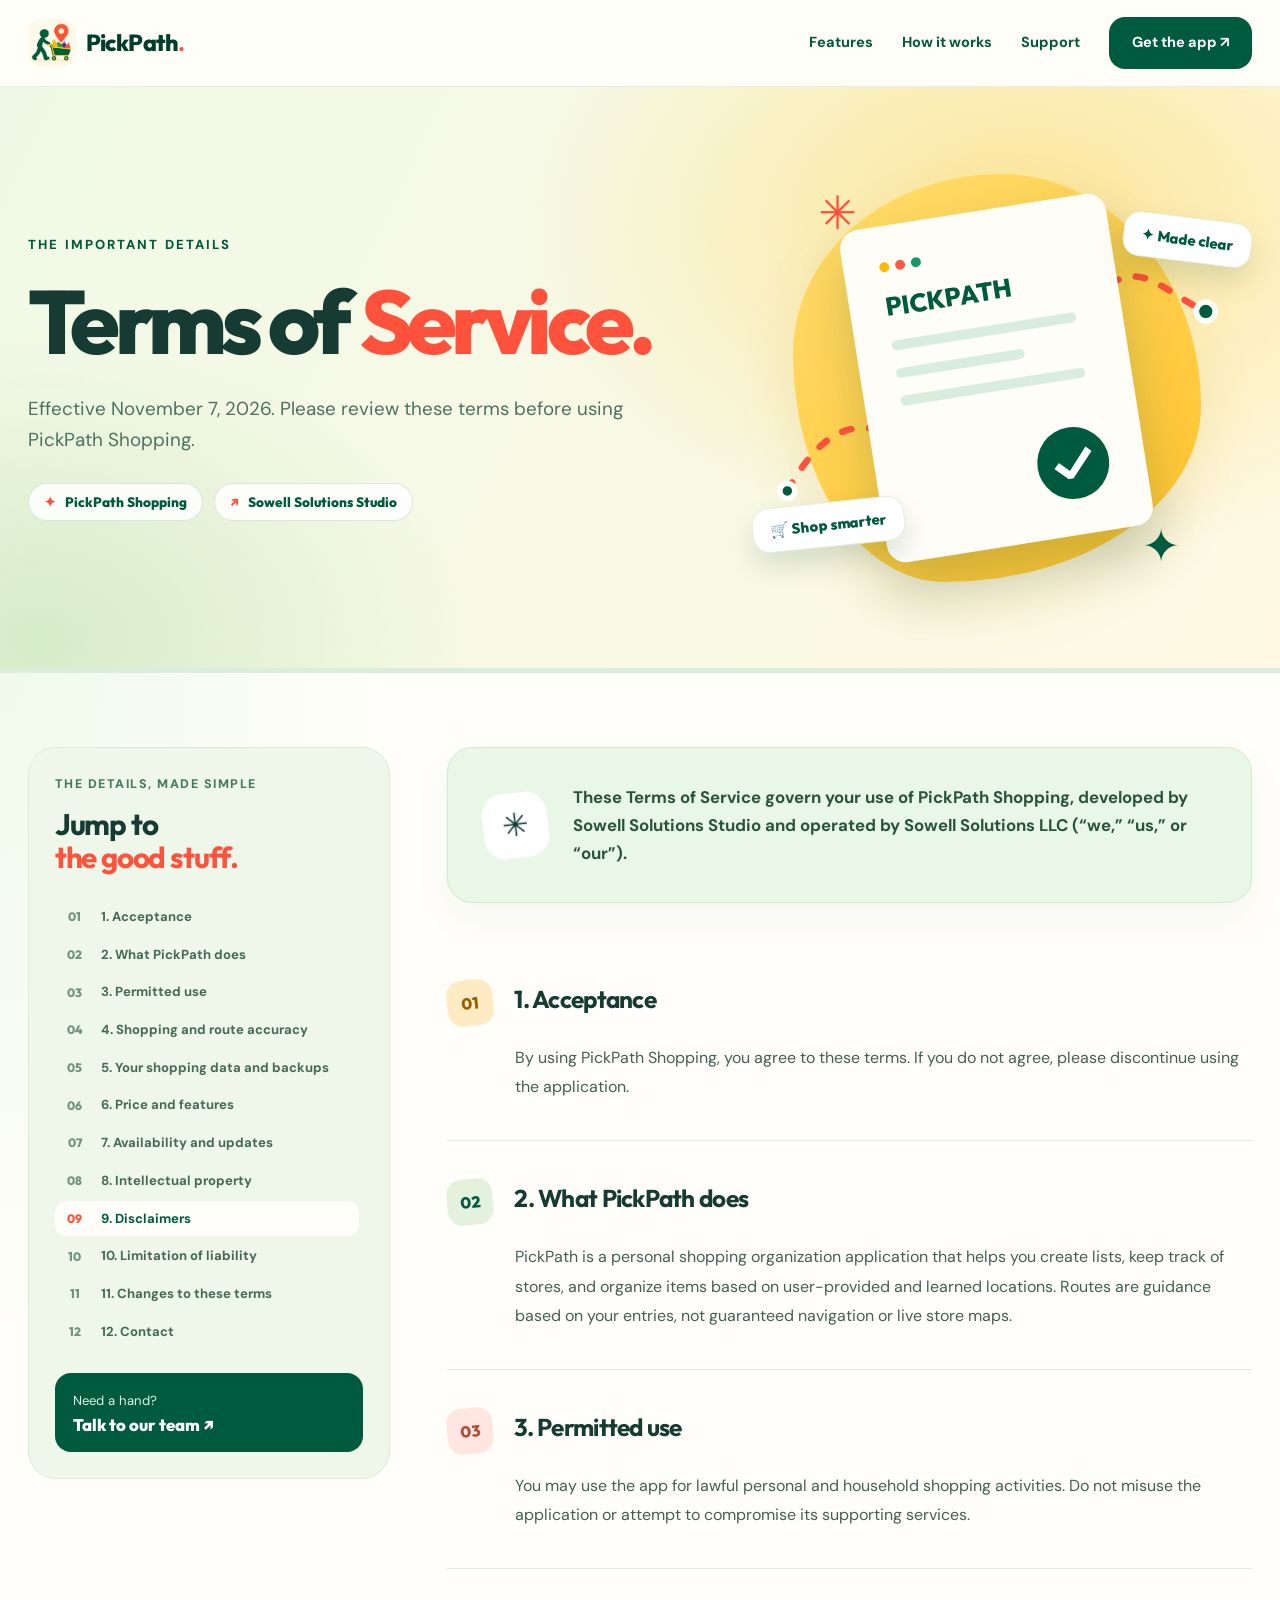
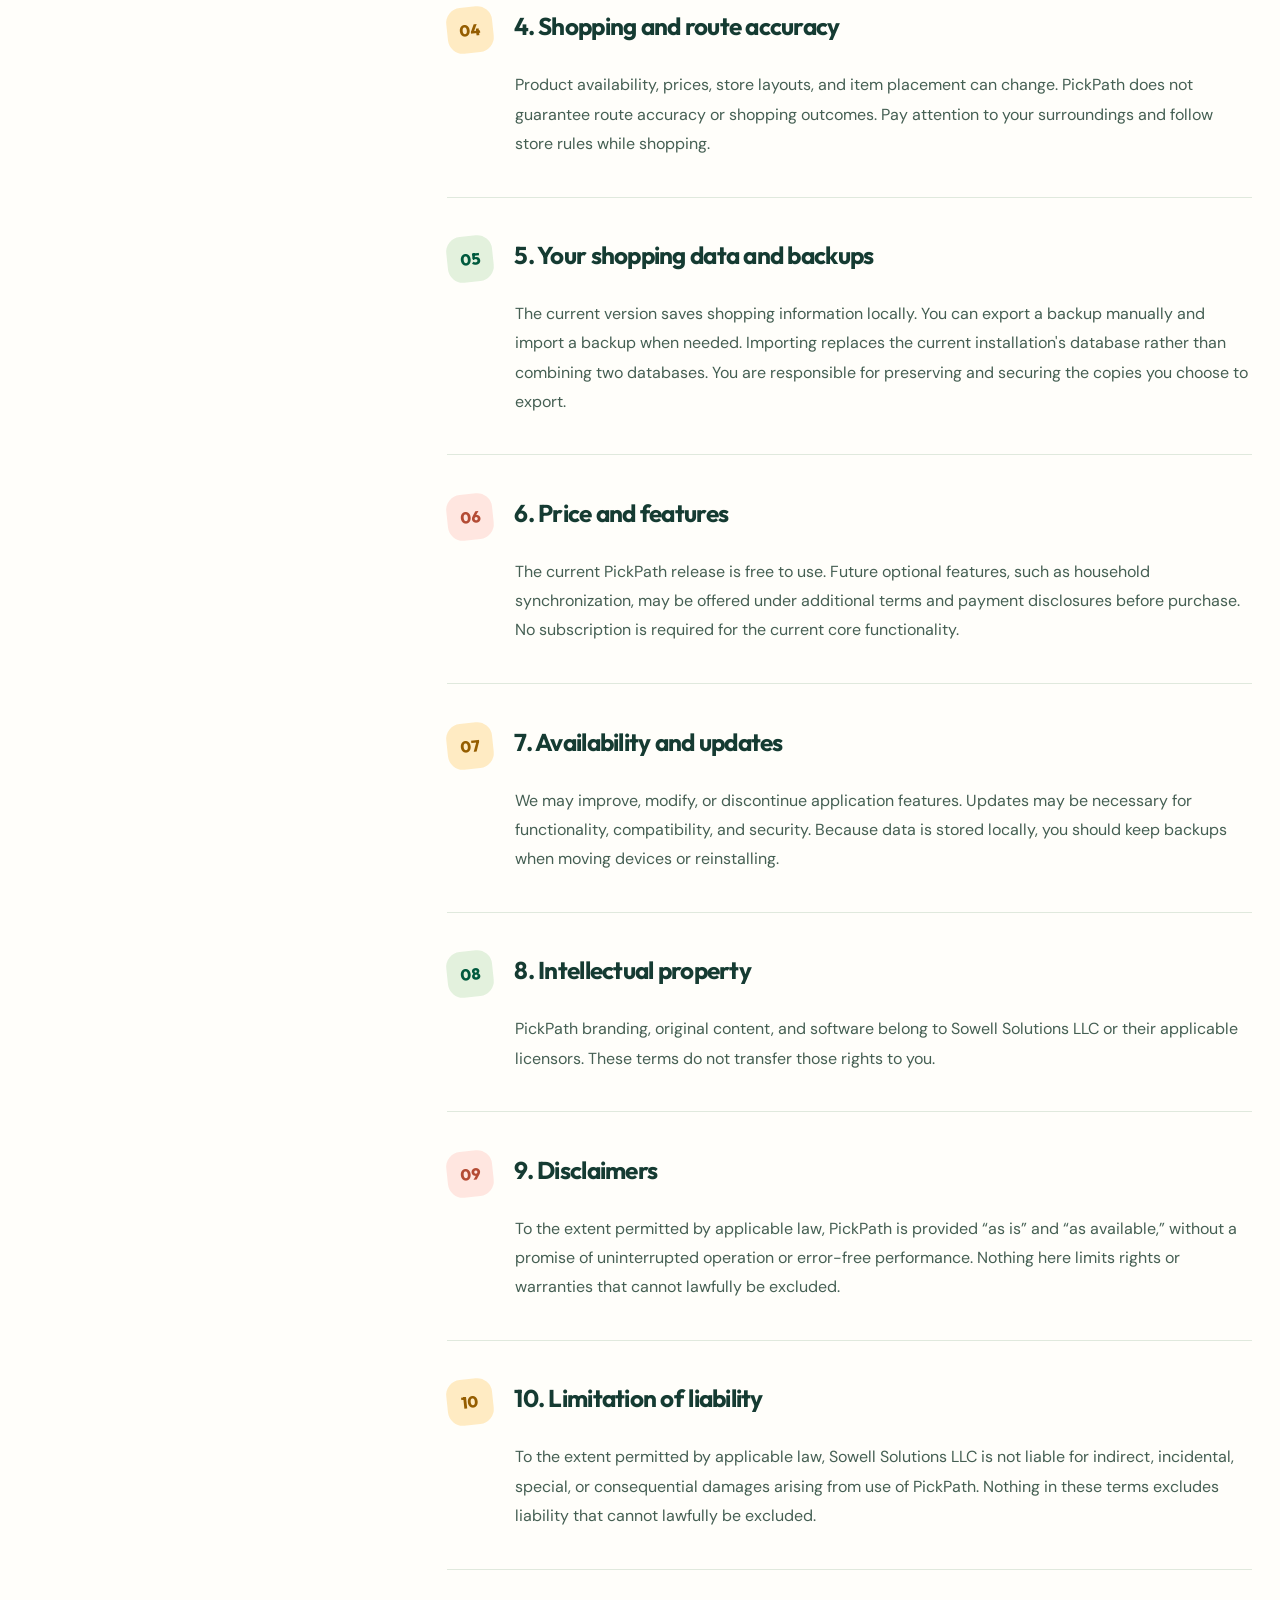
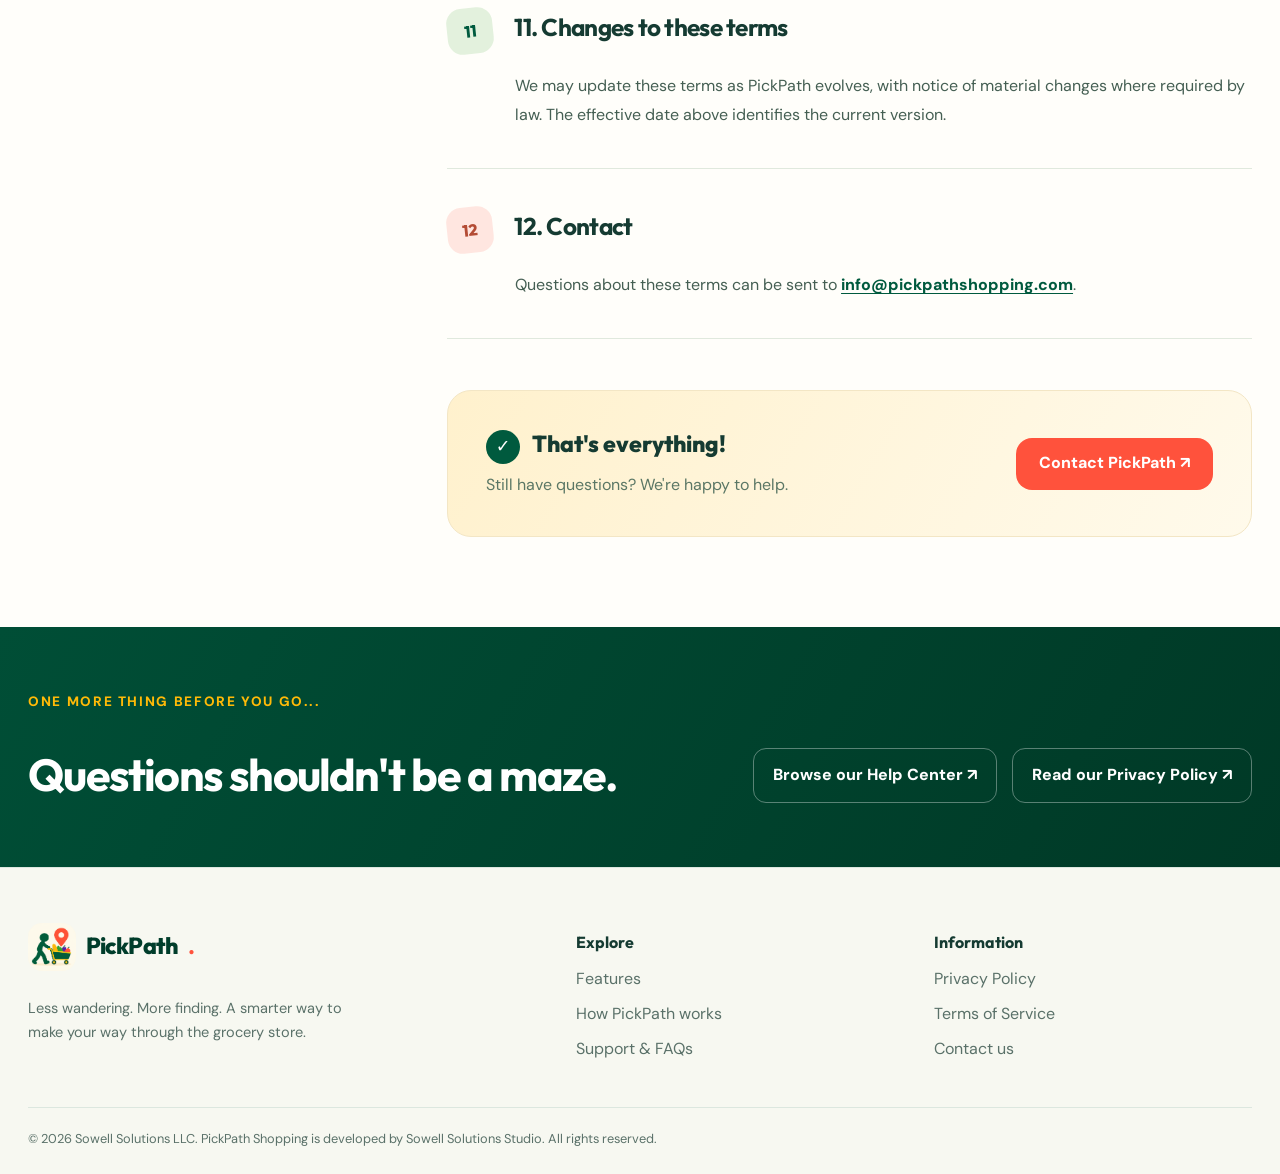
<file: terms/index.html>
<!doctype html><html lang="en"><head>
<!-- Google tag (Google Tag Manager) -->
<script async src="https://www.googletagmanager.com/gtm.js?id=GTM-N86MPN5V"></script>
<script>
  window.dataLayer = window.dataLayer || [];
  function gtag(){dataLayer.push(arguments);}
  gtag('js', new Date());
</script>
<meta charset="utf-8"><meta name="viewport" content="width=device-width,initial-scale=1"><title>Terms of Service | PickPath Shopping</title><meta name="description" content="Terms governing the use of PickPath Shopping, including lists, learned routes, backups, and app availability."><link rel="canonical" href="https://pickpathshopping.com/terms/"><meta property="og:type" content="website"><meta property="og:site_name" content="PickPath Shopping"><meta property="og:title" content="Terms of Service | PickPath Shopping"><meta property="og:description" content="Terms governing the use of PickPath Shopping, including lists, learned routes, backups, and app availability."><meta property="og:url" content="https://pickpathshopping.com/terms/"><meta name="theme-color" content="#005a3e"><link rel="icon" href="../assets/favicon-32.png" type="image/png" sizes="32x32"><link rel="apple-touch-icon" href="../assets/apple-touch-icon.png"><link rel="stylesheet" href="../styles.css"></head><body><a class="skip-link" href="#main">Skip to content</a><header class="site-header"><div class="shell nav"><a class="brand" href="../"><img src="../assets/brand.png" alt="" width="48" height="48"><span>PickPath<strong>.</strong></span></a><nav class="nav-links" aria-label="Main navigation"><a href="../#features">Features</a><a href="../#how-it-works">How it works</a><a href="../support/">Support</a><a class="btn" href="../#download">Get the app ↗</a></nav></div></header><main id="main" class="legal-page legal-page--terms">
    <section class="legal-hero" aria-labelledby="legal-page-title">
      <div class="shell legal-hero-layout">
        <div class="legal-hero-copy">
          <p class="eyebrow">The important details</p>
          <h1 id="legal-page-title">Terms of <em>Service.</em></h1>
          <p class="legal-hero-meta">Effective November 7, 2026. Please review these terms before using PickPath Shopping.</p>
          <div class="legal-hero-pills"><span><span aria-hidden="true">✦</span> PickPath Shopping</span><span><span aria-hidden="true">↗</span> Sowell Solutions Studio</span></div>
        </div>
        <div class="legal-hero-art" aria-hidden="true">
          <div class="legal-art-blob"></div>
          <svg class="legal-art-route" viewBox="0 0 540 450" fill="none" focusable="false"><path d="M48 345 C145 170 215 415 310 237 S425 125 491 155"/><circle cx="48" cy="345" r="8"/><circle cx="491" cy="155" r="10"/></svg>
          
    <div class="legal-art-paper"><div class="legal-art-paper-dots"><i></i><i></i><i></i></div><div class="legal-art-paper-heading">PICKPATH</div><div class="legal-art-paper-line"></div><div class="legal-art-paper-line legal-art-paper-line--short"></div><div class="legal-art-paper-line"></div><div class="legal-art-paper-check">✓</div></div>
    <span class="legal-art-bubble legal-art-bubble--top">✦ Made clear</span>
    <span class="legal-art-bubble legal-art-bubble--bottom">🛒 Shop smarter</span>
          <span class="legal-art-spark legal-art-spark--one">✳</span><span class="legal-art-spark legal-art-spark--two">✦</span>
        </div>
      </div>
    </section>

    <div class="legal-progress" aria-hidden="true"><span data-legal-progress></span></div>
    <section class="legal-reading" aria-label="Terms of Service contents">
      <div class="shell legal-reading-grid">
        <aside class="legal-nav" aria-label="On this page">
          <div class="legal-nav-inner">
            <p class="legal-nav-overline">The details, made simple</p>
            <h2>Jump to<br><em>the good stuff.</em></h2>
            <nav class="legal-toc" aria-label="Policy sections"><a href="#terms-section-01" class="legal-toc-link"><span class="legal-toc-num">01</span><span>1. Acceptance</span></a><a href="#terms-section-02" class="legal-toc-link"><span class="legal-toc-num">02</span><span>2. What PickPath does</span></a><a href="#terms-section-03" class="legal-toc-link"><span class="legal-toc-num">03</span><span>3. Permitted use</span></a><a href="#terms-section-04" class="legal-toc-link"><span class="legal-toc-num">04</span><span>4. Shopping and route accuracy</span></a><a href="#terms-section-05" class="legal-toc-link"><span class="legal-toc-num">05</span><span>5. Your shopping data and backups</span></a><a href="#terms-section-06" class="legal-toc-link"><span class="legal-toc-num">06</span><span>6. Price and features</span></a><a href="#terms-section-07" class="legal-toc-link"><span class="legal-toc-num">07</span><span>7. Availability and updates</span></a><a href="#terms-section-08" class="legal-toc-link"><span class="legal-toc-num">08</span><span>8. Intellectual property</span></a><a href="#terms-section-09" class="legal-toc-link"><span class="legal-toc-num">09</span><span>9. Disclaimers</span></a><a href="#terms-section-10" class="legal-toc-link"><span class="legal-toc-num">10</span><span>10. Limitation of liability</span></a><a href="#terms-section-11" class="legal-toc-link"><span class="legal-toc-num">11</span><span>11. Changes to these terms</span></a><a href="#terms-section-12" class="legal-toc-link"><span class="legal-toc-num">12</span><span>12. Contact</span></a></nav>
            <a class="legal-nav-contact" href="../contact/"><span>Need a hand?</span><strong>Talk to our team ↗</strong></a>
          </div>
        </aside>
        <article class="legal-document">
          <div class="legal-document-intro">
            <div class="legal-intro-flag" aria-hidden="true">✳</div>
            <p>These Terms of Service govern your use of PickPath Shopping, developed by Sowell Solutions Studio and operated by Sowell Solutions LLC (“we,” “us,” or “our”).</p>
          </div>
          <section class="legal-entry" id="terms-section-01" aria-labelledby="terms-section-01-title"><div class="legal-entry-heading"><span class="legal-entry-number" aria-hidden="true">01</span><h2 id="terms-section-01-title">1. Acceptance</h2></div><div class="legal-entry-prose"><p>By using PickPath Shopping, you agree to these terms. If you do not agree, please discontinue using the application.</p></div></section>
<section class="legal-entry" id="terms-section-02" aria-labelledby="terms-section-02-title"><div class="legal-entry-heading"><span class="legal-entry-number" aria-hidden="true">02</span><h2 id="terms-section-02-title">2. What PickPath does</h2></div><div class="legal-entry-prose"><p>PickPath is a personal shopping organization application that helps you create lists, keep track of stores, and organize items based on user-provided and learned locations. Routes are guidance based on your entries, not guaranteed navigation or live store maps.</p></div></section>
<section class="legal-entry" id="terms-section-03" aria-labelledby="terms-section-03-title"><div class="legal-entry-heading"><span class="legal-entry-number" aria-hidden="true">03</span><h2 id="terms-section-03-title">3. Permitted use</h2></div><div class="legal-entry-prose"><p>You may use the app for lawful personal and household shopping activities. Do not misuse the application or attempt to compromise its supporting services.</p></div></section>
<section class="legal-entry" id="terms-section-04" aria-labelledby="terms-section-04-title"><div class="legal-entry-heading"><span class="legal-entry-number" aria-hidden="true">04</span><h2 id="terms-section-04-title">4. Shopping and route accuracy</h2></div><div class="legal-entry-prose"><p>Product availability, prices, store layouts, and item placement can change. PickPath does not guarantee route accuracy or shopping outcomes. Pay attention to your surroundings and follow store rules while shopping.</p></div></section>
<section class="legal-entry" id="terms-section-05" aria-labelledby="terms-section-05-title"><div class="legal-entry-heading"><span class="legal-entry-number" aria-hidden="true">05</span><h2 id="terms-section-05-title">5. Your shopping data and backups</h2></div><div class="legal-entry-prose"><p>The current version saves shopping information locally. You can export a backup manually and import a backup when needed. Importing replaces the current installation's database rather than combining two databases. You are responsible for preserving and securing the copies you choose to export.</p></div></section>
<section class="legal-entry" id="terms-section-06" aria-labelledby="terms-section-06-title"><div class="legal-entry-heading"><span class="legal-entry-number" aria-hidden="true">06</span><h2 id="terms-section-06-title">6. Price and features</h2></div><div class="legal-entry-prose"><p>The current PickPath release is free to use. Future optional features, such as household synchronization, may be offered under additional terms and payment disclosures before purchase. No subscription is required for the current core functionality.</p></div></section>
<section class="legal-entry" id="terms-section-07" aria-labelledby="terms-section-07-title"><div class="legal-entry-heading"><span class="legal-entry-number" aria-hidden="true">07</span><h2 id="terms-section-07-title">7. Availability and updates</h2></div><div class="legal-entry-prose"><p>We may improve, modify, or discontinue application features. Updates may be necessary for functionality, compatibility, and security. Because data is stored locally, you should keep backups when moving devices or reinstalling.</p></div></section>
<section class="legal-entry" id="terms-section-08" aria-labelledby="terms-section-08-title"><div class="legal-entry-heading"><span class="legal-entry-number" aria-hidden="true">08</span><h2 id="terms-section-08-title">8. Intellectual property</h2></div><div class="legal-entry-prose"><p>PickPath branding, original content, and software belong to Sowell Solutions LLC or their applicable licensors. These terms do not transfer those rights to you.</p></div></section>
<section class="legal-entry" id="terms-section-09" aria-labelledby="terms-section-09-title"><div class="legal-entry-heading"><span class="legal-entry-number" aria-hidden="true">09</span><h2 id="terms-section-09-title">9. Disclaimers</h2></div><div class="legal-entry-prose"><p>To the extent permitted by applicable law, PickPath is provided “as is” and “as available,” without a promise of uninterrupted operation or error-free performance. Nothing here limits rights or warranties that cannot lawfully be excluded.</p></div></section>
<section class="legal-entry" id="terms-section-10" aria-labelledby="terms-section-10-title"><div class="legal-entry-heading"><span class="legal-entry-number" aria-hidden="true">10</span><h2 id="terms-section-10-title">10. Limitation of liability</h2></div><div class="legal-entry-prose"><p>To the extent permitted by applicable law, Sowell Solutions LLC is not liable for indirect, incidental, special, or consequential damages arising from use of PickPath. Nothing in these terms excludes liability that cannot lawfully be excluded.</p></div></section>
<section class="legal-entry" id="terms-section-11" aria-labelledby="terms-section-11-title"><div class="legal-entry-heading"><span class="legal-entry-number" aria-hidden="true">11</span><h2 id="terms-section-11-title">11. Changes to these terms</h2></div><div class="legal-entry-prose"><p>We may update these terms as PickPath evolves, with notice of material changes where required by law. The effective date above identifies the current version.</p></div></section>
<section class="legal-entry" id="terms-section-12" aria-labelledby="terms-section-12-title"><div class="legal-entry-heading"><span class="legal-entry-number" aria-hidden="true">12</span><h2 id="terms-section-12-title">12. Contact</h2></div><div class="legal-entry-prose"><p>Questions about these terms can be sent to <a href="mailto:info@pickpathshopping.com">info@pickpathshopping.com</a>.</p></div></section>
          <div class="legal-document-end"><div><span class="legal-end-mark" aria-hidden="true">✓</span><strong>That's everything!</strong><p>Still have questions? We're happy to help.</p></div><a href="../contact/" class="btn btn-coral">Contact PickPath ↗</a></div>
        </article>
      </div>
    </section>
    <section class="legal-next" aria-label="Other helpful pages"><div class="shell legal-next-inner"><p>One more thing before you go...</p><h2>Questions shouldn't be a maze.</h2><div class="legal-next-links"><a href="../support/">Browse our Help Center ↗</a><a href="../privacy/">Read our Privacy Policy ↗</a></div></div></section>
  </main><footer class="site-footer"><div class="shell"><div class="footer-grid"><div><a class="brand" href="../"><img src="../assets/brand.png" alt="" width="48" height="48">PickPath<strong>.</strong></a><p>Less wandering. More finding. A smarter way to make your way through the grocery store.</p></div><div class="footer-col"><h3>Explore</h3><a href="../#features">Features</a><a href="../#how-it-works">How PickPath works</a><a href="../support/">Support &amp; FAQs</a></div><div class="footer-col"><h3>Information</h3><a href="../privacy/">Privacy Policy</a><a href="../terms/">Terms of Service</a><a href="../contact/">Contact us</a></div></div><div class="footer-bottom">© 2026 Sowell Solutions LLC. PickPath Shopping is developed by Sowell Solutions Studio. All rights reserved.</div></div></footer><script src="../scripts/legal-pages.js" defer></script></body></html>
</file>
<file: styles.css>
@import url('https://fonts.googleapis.com/css2?family=DM+Sans:wght@400;500;600;700&family=Outfit:wght@400;500;600;700;800&display=swap');
:root{--green:#005a3e;--green-deep:#003d2b;--orange:#ff523c;--gold:#ffba08;--cream:#faf8ee;--ink:#153b32;--muted:#5a7169;--line:#dce7df;--shadow:0 22px 65px rgba(2,75,50,.09)}
*{box-sizing:border-box}html{scroll-behavior:smooth}body{margin:0;background:#fffef9;color:var(--ink);font:16px/1.65 'DM Sans',system-ui,sans-serif;-webkit-font-smoothing:antialiased}h1,h2,h3,.brand{font-family:Outfit,system-ui,sans-serif;line-height:1.13;letter-spacing:-.04em}h1{font-size:clamp(3rem,6vw,6.4rem);font-weight:800;margin:18px 0 22px}h2{font-size:clamp(2.1rem,4vw,3.8rem);margin:0 0 22px}h3{font-size:1.45rem;margin:10px 0}p{margin:0 0 20px}a{color:var(--green)}a:hover{color:var(--orange)}.skip-link{position:absolute;top:-80px;left:16px;background:white;padding:12px;z-index:20}.skip-link:focus{top:12px}.shell{width:min(1180px,calc(100% - 42px));margin:auto}.site-header{position:relative;z-index:5;background:#fffef9;border-bottom:1px solid rgba(0,90,62,.1)}.nav{display:flex;align-items:center;justify-content:space-between;gap:24px;min-height:86px}.brand{display:inline-flex;align-items:center;gap:10px;color:var(--green-deep);font-size:1.45rem;font-weight:800;text-decoration:none;white-space:nowrap}.brand img{width:48px;height:48px;border-radius:14px;object-fit:cover}.brand strong{color:var(--orange)}.nav-links{display:flex;align-items:center;gap:29px;flex-wrap:wrap}.nav-links a{text-decoration:none;font-weight:700;font-size:.91rem}.btn{display:inline-flex;align-items:center;justify-content:center;gap:10px;min-height:52px;border-radius:16px;padding:12px 23px;background:var(--green);color:#fff;text-decoration:none;font-weight:800;transition:transform .2s,background .2s,box-shadow .2s}.btn:hover{color:#fff;background:var(--green-deep);transform:translateY(-2px);box-shadow:0 10px 25px rgba(0,90,62,.22)}.btn-secondary{background:white;color:var(--green);border:1px solid #c9ded2}.btn-secondary:hover{background:#f1f8f0;color:var(--green)}.btn-coral{background:var(--orange)}.btn-coral:hover{background:#dc402e}.eyebrow{font-size:.82rem;text-transform:uppercase;letter-spacing:.16em;font-weight:800;color:var(--green);margin:0 0 18px}.hero{overflow:hidden;background:radial-gradient(circle at 70% 14%,#fff7ce 0,transparent 39%),linear-gradient(125deg,#f6f8e9 0%,#fffef9 65%);padding:94px 0 105px}.hero-grid{display:grid;grid-template-columns:1.15fr .85fr;align-items:center;gap:40px}.hero-copy{max-width:660px}.hero h1 em{font-style:normal;color:var(--orange)}.lead{font-size:clamp(1.12rem,2vw,1.32rem);color:#4e6b60;max-width:570px}.hero-actions{display:flex;gap:14px;flex-wrap:wrap;margin:34px 0 28px}.reassurance{font-size:.85rem;font-weight:700;color:var(--muted)}.hero-art{position:relative;min-height:480px;display:grid;place-items:center}.art-blob{width:min(100%,470px);aspect-ratio:1;border-radius:41% 59% 53% 47%/56% 40% 60% 44%;background:#ffdb74;transform:rotate(-12deg);position:absolute;box-shadow:0 30px 90px rgba(255,186,8,.17)}.hero-logo{position:relative;width:min(86%,365px);aspect-ratio:1;object-fit:cover;border-radius:34%;background:white;box-shadow:0 28px 68px rgba(0,64,41,.18);transform:rotate(5deg)}.float-label{position:absolute;background:white;border:1px solid #e3ebdf;border-radius:18px;padding:11px 16px;box-shadow:var(--shadow);font-weight:800;color:var(--green);font-size:.9rem}.label-top{right:-4px;top:13%}.label-bottom{bottom:10%;left:-6%}.section{padding:110px 0}.section-soft{background:#f5f9f1}.section-head{max-width:680px;margin-bottom:46px}.section-head p:not(.eyebrow){font-size:1.1rem;color:var(--muted)}.feature-grid{display:grid;grid-template-columns:repeat(3,1fr);gap:22px}.feature{padding:34px 30px;border:1px solid var(--line);border-radius:26px;background:#fff;box-shadow:0 10px 35px rgba(0,75,49,.035)}.feature-icon{width:58px;height:58px;border-radius:18px;display:grid;place-items:center;font-size:1.8rem;background:#e4f4dd;margin-bottom:26px}.feature:nth-child(2) .feature-icon{background:#fff1ce}.feature:nth-child(3) .feature-icon{background:#ffe8e2}.feature p{color:var(--muted);margin:0}.split{display:grid;grid-template-columns:1fr 1fr;gap:80px;align-items:center}.story-panel{padding:44px;border-radius:35px;background:var(--green);color:white;min-height:390px;display:flex;flex-direction:column;justify-content:center;box-shadow:var(--shadow)}.story-panel .route{display:flex;align-items:center;gap:10px;flex-wrap:wrap;margin:26px 0}.route span{background:rgba(255,255,255,.13);border:1px solid rgba(255,255,255,.26);padding:12px 14px;border-radius:13px;font-weight:800}.route b{color:var(--gold)}.story-panel p{color:#d5eadf}.number-list{padding:0;margin:28px 0;list-style:none}.number-list li{display:flex;gap:16px;margin:20px 0;color:var(--muted)}.number-list strong{display:grid;place-items:center;flex:0 0 38px;height:38px;border-radius:50%;background:#e7f3e6;color:var(--green)}.cta{background:var(--green-deep);color:white;border-radius:36px;padding:70px clamp(28px,6vw,78px);display:flex;align-items:center;justify-content:space-between;gap:30px}.cta h2{max-width:650px;margin:0 0 16px}.cta p{color:#c6e0d2;margin:0}.cta .eyebrow{color:var(--gold)}.cta .btn{white-space:nowrap}.site-footer{background:#f7f8f1;padding:55px 0 25px;border-top:1px solid var(--line)}.footer-grid{display:grid;grid-template-columns:1.6fr 1fr 1fr;gap:40px}.footer-grid p{max-width:320px;color:var(--muted);font-size:.91rem;margin-top:18px}.footer-col h3{font-size:1rem;letter-spacing:0;margin-bottom:15px}.footer-col a{display:block;margin:9px 0;text-decoration:none;color:var(--muted)}.footer-bottom{border-top:1px solid var(--line);margin-top:35px;padding-top:20px;color:var(--muted);font-size:.8rem}.page-hero{background:linear-gradient(125deg,#f4f9ec,#fffef8);padding:90px 0 65px}.page-hero h1{font-size:clamp(2.8rem,5vw,4.8rem);margin:0 0 18px}.page-hero p{max-width:700px;color:var(--muted);font-size:1.14rem}.legal{max-width:820px;padding:70px 0 120px}.legal h2{font-size:1.65rem;letter-spacing:-.025em;margin:42px 0 13px}.legal p,.legal li{color:#425e54}.legal ul{padding-left:24px}.legal .notice{background:#f0f7ed;padding:22px 27px;border-radius:17px;border-left:4px solid var(--green)}.faq{max-width:880px}.faq details{border-bottom:1px solid var(--line);padding:20px 0}.faq summary{font-weight:800;font-size:1.12rem;cursor:pointer}.faq details p{margin:14px 0 0;color:var(--muted)}.mobile-menu{display:none}
@media(max-width:900px){.hero-grid{grid-template-columns:1fr}.hero-art{min-height:350px}.hero-logo{max-width:290px}.art-blob{max-width:350px}.label-top{right:4%}.label-bottom{left:4%}.feature-grid{grid-template-columns:1fr 1fr}.split{gap:35px}.cta{flex-direction:column;align-items:flex-start}}@media(max-width:650px){.nav{min-height:74px;align-items:flex-start;padding:15px 0;flex-direction:column;gap:12px}.nav-links{gap:16px}.nav-links a{font-size:.83rem}.nav-links .btn{min-height:42px;padding:8px 13px}.hero{padding:58px 0 65px}.hero-art{min-height:300px}.hero-logo{max-width:235px}.float-label{font-size:.75rem;padding:9px 12px}.section{padding:72px 0}.feature-grid,.split,.footer-grid{grid-template-columns:1fr}.feature{padding:27px}.story-panel{min-height:310px;padding:30px}.cta{border-radius:23px;padding:35px 26px}.page-hero{padding:65px 0 45px}.legal{padding:40px 0 80px}}@media(prefers-reduced-motion:reduce){html{scroll-behavior:auto}*,*::before,*::after{transition:none!important;animation:none!important}}

/*
 * Full-viewport marketing layout.
 * Only privacy and terms use the narrower .legal reading column.
 * All public-facing marketing sections keep small, fluid edge gutters.
 */
:root {
  --site-gutter: clamp(16px, 2.2vw, 44px);
}
.site-header .shell,
.site-footer .shell,
.hero .shell,
#features .shell,
#how-it-works .shell,
#download .shell,
.page-hero .shell,
.support-content.shell {
  width: calc(100% - (var(--site-gutter) * 2));
  max-width: none;
  margin-inline: auto;
}
.hero {
  padding-block: clamp(38px, 4.4vw, 72px);
}
.hero-grid {
  grid-template-columns: minmax(0, 1.04fr) minmax(0, .96fr);
  gap: clamp(22px, 3.5vw, 78px);
}
.hero-copy,
.hero-copy .lead,
.section-head {
  max-width: none;
}
.hero-art {
  min-height: clamp(360px, 40vw, 620px);
}
.art-blob {
  width: min(94%, 640px);
}
.hero-logo {
  width: min(82%, 540px);
}
.section {
  padding-block: clamp(56px, 5.5vw, 94px);
}
.section-head {
  margin-bottom: clamp(26px, 3.2vw, 52px);
}
.feature-grid {
  gap: clamp(16px, 2vw, 28px);
}
.split {
  grid-template-columns: minmax(0, 1fr) minmax(0, 1fr);
  gap: clamp(28px, 4vw, 88px);
}
.story-panel {
  padding: clamp(28px, 3vw, 55px);
}
.cta {
  padding: clamp(28px, 4vw, 70px);
}
.support-content {
  padding-block: clamp(48px, 5vw, 82px);
}
.support-content .faq {
  max-width: none;
}
.support-content .notice {
  max-width: 100%;
}
@media (max-width: 900px) {
  .hero-grid {
    grid-template-columns: 1fr;
  }
  .hero-art {
    min-height: clamp(310px, 52vw, 490px);
  }
  .art-blob {
    width: min(80%, 500px);
  }
  .hero-logo {
    width: min(65%, 380px);
    max-width: none;
  }
  .split {
    gap: 28px;
  }
}
@media (max-width: 650px) {
  :root {
    --site-gutter: 17px;
  }
  .hero {
    padding-block: 42px 50px;
  }
  .hero-art {
    min-height: 310px;
  }
  .hero-logo {
    width: min(72%, 260px);
  }
  .art-blob {
    width: min(90%, 330px);
  }
  .section {
    padding-block: 55px;
  }
  .split {
    grid-template-columns: 1fr;
  }
}


/* Hero refresh: richer existing gradients, uncropped artwork, coordinated motion. */
.hero {
  position: relative;
  overflow: hidden;
  background:
    radial-gradient(ellipse 63% 72% at 76% 25%, rgba(255, 204, 73, .58) 0%, rgba(255, 222, 116, .34) 47%, transparent 83%),
    radial-gradient(ellipse 60% 86% at 5% 79%, rgba(154, 199, 153, .52) 0%, rgba(211, 231, 199, .30) 55%, transparent 89%),
    linear-gradient(122deg, #eaf3dd 0%, #fff3ce 48%, #fffaf0 100%);
  background-size: 116% 116%;
  animation: heroGradientDrift 16s ease-in-out infinite alternate;
}
.hero-grid {
  position: relative;
}
.hero-art {
  isolation: isolate;
  overflow: visible;
  padding-block: 18px;
  animation: heroArtworkEntrance 1.1s cubic-bezier(.19,1,.22,1) both;
}
.art-blob {
  z-index: 0;
  background: linear-gradient(145deg, #ffe68c 6%, #ffd456 65%, #ffcf48 100%);
  box-shadow: 0 26px 95px rgba(225, 160, 32, .23);
  animation: heroBlobDrift 11s ease-in-out infinite alternate;
}
.hero-logo {
  z-index: 1;
  display: block;
  width: min(78%, 510px);
  max-width: none;
  height: auto;
  aspect-ratio: 1;
  object-fit: contain;
  border-radius: 18%;
  background: transparent;
  box-shadow: none;
  transform: none;
  filter: drop-shadow(0 22px 26px rgba(0, 72, 46, .16));
  animation: heroLogoFloat 6s ease-in-out infinite;
}
.float-label {
  z-index: 2;
  min-height: 66px;
  display: flex;
  align-items: center;
  justify-content: center;
  font-size: clamp(1.03rem, 1.19vw, 1.25rem);
  line-height: 1.3;
  white-space: nowrap;
  padding: 15px 24px;
  border-radius: 21px;
  border: 1px solid rgba(0, 90, 62, .18);
  box-shadow: 0 15px 38px rgba(0, 64, 42, .14);
  background: rgba(255, 255, 255, .97);
  backdrop-filter: blur(8px);
  -webkit-backdrop-filter: blur(8px);
  opacity: 0;
}
.float-label span {
  display: block;
}
.label-top {
  right: 1%;
  top: 9%;
  animation: heroTagReveal .8s cubic-bezier(.2,1.55,.4,1) 1s forwards;
}
.label-bottom {
  bottom: 8%;
  left: 0;
  animation: heroTagReveal .8s cubic-bezier(.2,1.55,.4,1) 1.35s forwards;
}
.label-top span {
  animation: heroTopTagFloat 5.2s ease-in-out 2s infinite;
}
.label-bottom span {
  animation: heroBottomTagFloat 5.7s ease-in-out 2.2s infinite;
}
.hero-copy > .eyebrow,
.hero-copy > h1,
.hero-copy > .lead,
.hero-copy > .hero-actions,
.hero-copy > .reassurance {
  animation: heroCopyEntrance .85s cubic-bezier(.2,.8,.2,1) both;
}
.hero-copy > .eyebrow { animation-delay: .08s; }
.hero-copy > h1 { animation-delay: .20s; }
.hero-copy > .lead { animation-delay: .34s; }
.hero-copy > .hero-actions { animation-delay: .46s; }
.hero-copy > .reassurance { animation-delay: .57s; }

@keyframes heroGradientDrift {
  0% { background-position: 0% 0%; }
  100% { background-position: 100% 100%; }
}
@keyframes heroArtworkEntrance {
  from { opacity: 0; transform: translate3d(0, 30px, 0) scale(.95); }
  to { opacity: 1; transform: translate3d(0, 0, 0) scale(1); }
}
@keyframes heroCopyEntrance {
  from { opacity: 0; transform: translate3d(0, 23px, 0); }
  to { opacity: 1; transform: translate3d(0, 0, 0); }
}
@keyframes heroBlobDrift {
  0% { transform: translate3d(-10px, 8px, 0) rotate(-13deg); border-radius: 41% 59% 53% 47% / 56% 40% 60% 44%; }
  50% { transform: translate3d(9px, -14px, 0) rotate(-5deg); border-radius: 49% 51% 43% 57% / 46% 55% 45% 54%; }
  100% { transform: translate3d(-3px, 5px, 0) rotate(-11deg); border-radius: 55% 45% 53% 47% / 58% 43% 57% 42%; }
}
@keyframes heroLogoFloat {
  0%, 100% { transform: translate3d(0, 0, 0) rotate(-1.5deg); }
  50% { transform: translate3d(0, -15px, 0) rotate(2deg); }
}
@keyframes heroTagReveal {
  0% { opacity: 0; transform: translate3d(0, 23px, 0) scale(.8); }
  70% { opacity: 1; transform: translate3d(0, -3px, 0) scale(1.04); }
  100% { opacity: 1; transform: translate3d(0, 0, 0) scale(1); }
}
@keyframes heroTopTagFloat {
  0%, 100% { transform: translate3d(0, 0, 0); }
  50% { transform: translate3d(-5px, -8px, 0); }
}
@keyframes heroBottomTagFloat {
  0%, 100% { transform: translate3d(0, 0, 0); }
  50% { transform: translate3d(6px, 9px, 0); }
}
@media (max-width: 900px) {
  .hero-logo {
    width: min(69%, 390px);
    max-width: none;
  }
  .label-top { right: 2%; }
  .label-bottom { left: 2%; }
}
@media (max-width: 650px) {
  .hero-art {
    min-height: 360px;
  }
  .hero-logo {
    width: min(74%, 270px);
  }
  .float-label {
    min-height: 48px;
    font-size: clamp(.84rem, 3.1vw, 1rem);
    padding: 10px 13px;
    border-radius: 15px;
  }
  .label-top { top: 3%; right: 0; }
  .label-bottom { bottom: 3%; left: 0; }
}
@media (prefers-reduced-motion: reduce) {
  .hero,
  .hero-art,
  .art-blob,
  .hero-logo,
  .float-label,
  .float-label span,
  .hero-copy > .eyebrow,
  .hero-copy > h1,
  .hero-copy > .lead,
  .hero-copy > .hero-actions,
  .hero-copy > .reassurance {
    animation: none !important;
    transition: none !important;
  }
  .hero-art,
  .hero-logo,
  .art-blob,
  .float-label,
  .hero-copy > .eyebrow,
  .hero-copy > h1,
  .hero-copy > .lead,
  .hero-copy > .hero-actions,
  .hero-copy > .reassurance {
    opacity: 1 !important;
  }
  .hero-logo { transform: none; }
  .art-blob { transform: rotate(-12deg); }
  .float-label { transform: none; }
}


/* Feature journey: lively editorial illustrations and a route that draws while scrolling. */
.feature-journey {
  overflow: hidden;
  background:
    radial-gradient(ellipse 39% 33% at 97% 26%, rgba(255,193,56,.15),transparent 80%),
    radial-gradient(ellipse 35% 34% at 0% 83%,rgba(0,90,62,.09),transparent 80%),
    #fffef9;
}
.journey-intro {
  position: relative;
  max-width: 1050px;
  z-index: 2;
}
.journey-intro h2 {
  font-size: clamp(3.05rem,5.1vw,6.15rem);
  line-height: 1.08;
  margin-bottom: 20px;
}
.journey-intro h2 span { color: var(--orange); }
.journey-intro > p:not(.eyebrow) {
  color: var(--muted);
  max-width: 775px;
  font-size: clamp(1.08rem,1.4vw,1.28rem);
}
.journey-scroll-cue {
  color: var(--green);
  display: inline-flex;
  align-items: center;
  gap: 12px;
  font-size: .82rem;
  letter-spacing: .12em;
  text-transform: uppercase;
  font-weight: 800;
  margin: 12px 0 30px;
}
.journey-scroll-cue span {
  color: var(--orange);
  font-size: 2rem;
  animation: journeyNudge 2.6s ease-in-out infinite;
}
.journey-stage { position: relative; isolation: isolate; }
.journey-path {
  pointer-events: none;
  position: absolute;
  z-index: -1;
  top: 5%;
  left: 50%;
  width: min(90%,1300px);
  height: 90%;
  overflow: visible;
  transform: translateX(-50%);
}
.journey-path path {
  fill: none;
  stroke-linecap: round;
  stroke-linejoin: round;
  stroke-width: 7px;
}
.journey-path-track { stroke: rgba(0,90,62,.12); stroke-dasharray: 4 17; }
.journey-path-progress { stroke: var(--orange); stroke-dasharray: 4 17; }
.journey-stop {
  display: grid;
  grid-template-columns: minmax(0,1fr) minmax(0,1fr);
  align-items: center;
  gap: clamp(25px,4.5vw,96px);
  position: relative;
  min-height: clamp(380px,31vw,510px);
  padding: 18px clamp(4px,3.3vw,68px);
}
.journey-stop--learn { margin-top: 10px; }
.journey-stop--offline { margin-top: 10px; }
.journey-words { z-index: 2; position: relative; max-width: 700px; }
.journey-kicker {
  text-transform: uppercase;
  color: var(--green);
  letter-spacing: .12em;
  font-size: .8rem;
  font-weight: 800;
  display: flex;
  align-items: center;
  gap: 15px;
  margin: 0;
}
.journey-kicker > span {
  display: grid;
  place-items: center;
  width: 52px;
  height: 52px;
  flex: 0 0 52px;
  border-radius: 50%;
  background: var(--green);
  color: white;
  font: 800 1.14rem Outfit,sans-serif;
  letter-spacing: 0;
  box-shadow: 0 8px 0 rgba(0,90,62,.15);
}
.journey-stop--learn .journey-kicker > span { background: var(--orange); box-shadow: 0 8px 0 rgba(255,82,60,.13); }
.journey-stop--offline .journey-kicker > span { background: #dda300; box-shadow: 0 8px 0 rgba(221,163,0,.13); }
.journey-words h3 {
  font-size: clamp(2.55rem,3.65vw,4.65rem);
  letter-spacing: -.047em;
  margin: 24px 0 20px;
  line-height: 1.07;
}
.journey-words h3 em { color: var(--orange); font-style: normal; }
.journey-words > p:not(.journey-kicker) {
  max-width: 600px;
  font-size: clamp(1.07rem,1.2vw,1.24rem);
  color: var(--muted);
  line-height: 1.68;
  margin-bottom: 18px;
}
.journey-handwritten {
  display: inline-block;
  color: var(--green);
  border-bottom: 2px solid rgba(255,82,60,.46);
  padding-bottom: 3px;
  font-weight: 800;
  font-size: .97rem;
  transform: rotate(-1deg);
}
.journey-illustration {
  position: relative;
  isolation: isolate;
  display: flex;
  align-items: center;
  justify-content: center;
  min-height: clamp(330px,29vw,470px);
  width: 100%;
}
.journey-blob {
  position: absolute;
  z-index: -1;
  width: min(86%,490px);
  aspect-ratio: 1.15;
  animation: journeyBlobFloat 8s ease-in-out infinite alternate;
}
.journey-blob--green { background: #d9efd0; border-radius: 57% 43% 62% 38%/46% 59% 41% 54%; transform: rotate(-12deg); }
.journey-blob--gold { background: #ffe49a; border-radius: 44% 56% 42% 58%/62% 45% 55% 38%; transform: rotate(9deg); }
.journey-blob--coral { background: #ffddd3; border-radius: 62% 38% 51% 49%/41% 56% 44% 59%; transform: rotate(-6deg); }
.journey-paper {
  width: clamp(235px,25vw,350px);
  max-width: 82%;
  min-height: 330px;
  padding: 26px 27px;
  border: 2px solid #e5eddf;
  border-radius: 20px;
  background: #fffefa;
  box-shadow: 0 24px 50px rgba(0,78,51,.15);
  position: relative;
  transform: rotate(-7deg);
  animation: journeyPaperFloat 6.5s ease-in-out infinite;
}
.journey-paper::before {
  content: "";
  position: absolute;
  top: -13px;
  left: 50%;
  width: 90px;
  height: 25px;
  transform: translateX(-50%) rotate(3deg);
  border-radius: 3px;
  background: rgba(255,186,8,.55);
}
.journey-paper-header {
  display: flex;
  justify-content: space-between;
  gap: 8px;
  padding-bottom: 13px;
  margin-bottom: 21px;
  border-bottom: 3px solid #e2ebda;
  font: 700 1.5rem Outfit,sans-serif;
}
.journey-paper-header span { color: var(--orange); font-size: 1.7rem; }
.journey-paper-row {
  display: flex;
  align-items: center;
  gap: 15px;
  font: 600 clamp(1.17rem,1.4vw,1.4rem) Outfit,sans-serif;
  margin: 19px 0;
}
.journey-tick {
  color: white;
  background: #278b55;
  border-radius: 9px;
  width: 30px;
  height: 30px;
  display: grid;
  place-items: center;
  font: 800 1rem Outfit,sans-serif;
}
.journey-visible .journey-paper-row:nth-of-type(2) .journey-tick { animation: journeyCheck .5s .25s both; }
.journey-visible .journey-paper-row:nth-of-type(3) .journey-tick { animation: journeyCheck .5s .65s both; }
.journey-visible .journey-paper-row:nth-of-type(4) .journey-tick { animation: journeyCheck .5s 1.05s both; }
.journey-paper-line { height: 26px; border-top: 2px solid #e3ebdf; border-bottom: 2px solid #e3ebdf; margin-top: 25px; }
.journey-sticker {
  position: absolute;
  z-index: 3;
  padding: 14px 22px;
  border-radius: 20px;
  border: 1px solid rgba(0,90,62,.12);
  background: white;
  box-shadow: 0 15px 35px rgba(0,73,47,.15);
  color: var(--green);
  font: 800 clamp(1rem,1.55vw,1.4rem) Outfit,sans-serif;
  white-space: nowrap;
  animation: journeyStickerFloat 5s ease-in-out infinite alternate;
}
.journey-sticker--list { right: 0; bottom: 9%; transform: rotate(5deg); }
.journey-sticker--learn { left: 0; bottom: 6%; transform: rotate(-6deg); }
.journey-sticker--offline { right: 0; top: 14%; transform: rotate(7deg); }
.journey-spark {
  position: absolute;
  color: var(--orange);
  z-index: 2;
  font: 600 clamp(2.2rem,4vw,4.4rem) Outfit,sans-serif;
  line-height: 1;
  animation: journeySparkPulse 3.6s ease-in-out infinite;
}
.journey-spark--a { left: 7%; top: 7%; color: var(--gold); }
.journey-spark--b { right: 5%; top: 11%; }
.journey-spark--c { right: 6%; top: 8%; color: var(--orange); }
.journey-spark--d { left: 7%; bottom: 12%; color: #278b55; }
.journey-aisles {
  position: relative;
  width: min(90%,465px);
  height: 320px;
  border-radius: 35px 35px 42px 27px;
  background: #fffef5;
  border: 2px solid #eee0bd;
  box-shadow: 0 25px 53px rgba(96,70,14,.14);
  transform: rotate(5deg);
  overflow: hidden;
  animation: journeyAislesFloat 7s ease-in-out infinite;
}
.journey-aisles-heading {
  display: flex;
  justify-content: space-between;
  position: relative;
  z-index: 1;
  padding: 22px 26px;
  font-size: 1.05rem;
}
.journey-aisles-heading span { color: var(--orange); font-weight: 800; }
.journey-aisle-lines {
  position: absolute;
  display: flex;
  justify-content: space-between;
  gap: 19px;
  inset: 76px 42px 32px;
}
.journey-aisle-lines i { display: block; width: 22%; background: #dcecd6; border-radius: 11px; }
.journey-aisle-lines i:nth-child(even) { background: #efe8cb; }
.journey-mini-route {
  position: absolute;
  width: 85%;
  height: 230px;
  inset: 72px 7% 0;
  overflow: visible;
}
.journey-mini-route path {
  fill: none;
  stroke: var(--orange);
  stroke-width: 9;
  stroke-linecap: round;
  stroke-dasharray: 12 14;
}
.journey-mini-route circle { fill: var(--green); stroke: white; stroke-width: 6; }
.journey-mini-route circle:last-child { fill: var(--orange); }
.journey-visible .journey-mini-route path { animation: journeyMarch 2.4s linear infinite; }
.journey-map-pin {
  display: grid;
  place-items: center;
  position: absolute;
  z-index: 2;
  width: 46px;
  height: 46px;
  border: 5px solid white;
  background: var(--green);
  color: white;
  border-radius: 50%;
  font-weight: 800;
  box-shadow: 0 7px 16px rgba(0,90,62,.22);
}
.journey-map-pin--a { bottom: 21%; left: 9%; }
.journey-map-pin--b { top: 25%; right: 10%; background: var(--orange); }
.journey-offline-halo {
  width: 62%;
  aspect-ratio: 1;
  border-radius: 50%;
  background: rgba(255,186,8,.3);
  position: absolute;
  animation: journeyHalo 5.5s ease-in-out infinite;
}
.journey-phone {
  position: relative;
  width: clamp(220px,18vw,290px);
  height: clamp(320px,26vw,410px);
  border: 9px solid #074b38;
  background: #074b38;
  border-radius: 41px;
  box-shadow: 0 27px 48px rgba(0,75,52,.22);
  padding: 15px 9px 9px;
  transform: rotate(7deg);
  animation: journeyPhoneFloat 6.8s ease-in-out infinite;
}
.journey-phone-speaker { position: absolute; top: 8px; left: 41%; width: 18%; height: 5px; border-radius: 20px; background: #9bbb9f; }
.journey-phone-screen {
  height: 100%;
  border-radius: 28px;
  background: #f3faeb;
  display: flex;
  flex-direction: column;
  align-items: center;
  justify-content: center;
  text-align: center;
  padding: 20px 14px;
  gap: 8px;
}
.journey-phone-check { width: 75px; height: 75px; border-radius: 50%; display: grid; place-items: center; background: #278b55; color: white; font: 800 2.6rem Outfit,sans-serif; margin-bottom: 14px; }
.journey-phone-screen strong { font: 800 1.35rem Outfit,sans-serif; color: var(--green-deep); }
.journey-phone-screen small { font-size: .85rem; color: #65776b; }
.journey-phone-lines { width: 80%; margin-top: 25px; }
.journey-phone-lines i { display: block; height: 11px; background: #d5e7cf; margin: 10px 0; border-radius: 10px; }
.journey-phone-lines i:last-child { width: 67%; }
.journey-outro {
  margin: 24px auto 0;
  text-align: center;
  padding: 24px;
}
.journey-outro-icon { font-size: 3.2rem; }
.journey-outro p { font: 600 clamp(1.45rem,2.7vw,2.5rem) Outfit,sans-serif; letter-spacing: -.025em; margin: 8px 0 20px; }
.journey-outro strong { color: var(--orange); }
.journey-outro a { display: inline-flex; align-items: center; gap: 10px; font-weight: 800; text-decoration: none; border-bottom: 2px solid var(--gold); padding-bottom: 3px; }
.journey-ready [data-journey-reveal]:not(.journey-visible) { opacity: 0; transform: translate3d(0,40px,0); }
.journey-ready [data-journey-reveal] { transition: opacity .78s ease,transform .9s cubic-bezier(.2,.8,.2,1); }
.journey-ready [data-journey-reveal].journey-visible { opacity: 1; transform: translate3d(0,0,0); }
@keyframes journeyNudge { 0%,100%{transform:translate(0,0)} 50%{transform:translate(5px,7px)} }
@keyframes journeyBlobFloat { 0%{transform:translate(0,0) rotate(-9deg) scale(.98)} 100%{transform:translate(8px,-13px) rotate(4deg) scale(1.05)} }
@keyframes journeyPaperFloat { 0%,100%{transform:translateY(0) rotate(-7deg)} 50%{transform:translateY(-14px) rotate(-4deg)} }
@keyframes journeyAislesFloat { 0%,100%{transform:translateY(0) rotate(5deg)} 50%{transform:translateY(-12px) rotate(2deg)} }
@keyframes journeyPhoneFloat { 0%,100%{transform:translateY(0) rotate(7deg)} 50%{transform:translateY(-14px) rotate(3deg)} }
@keyframes journeyStickerFloat { 0%,100%{translate:0 0} 50%{translate:0 -12px} }
@keyframes journeySparkPulse { 0%,100%{opacity:.65;scale:.92;rotate:-6deg} 50%{opacity:1;scale:1.1;rotate:8deg} }
@keyframes journeyHalo { 0%,100%{scale:.95;opacity:.6} 50%{scale:1.08;opacity:1} }
@keyframes journeyMarch { to {stroke-dashoffset:-52} }
@keyframes journeyCheck { from{transform:scale(.25);opacity:0} to{transform:scale(1);opacity:1} }
@media(max-width:900px) {
  .journey-stop { gap: 25px; padding-inline: 0; }
  .journey-paper { min-height: 285px; padding: 24px; }
  .journey-aisles { height: 290px; }
  .journey-sticker { padding: 10px 15px; }
}
@media(max-width:700px) {
  .journey-intro h2 { font-size:clamp(2.6rem,9.4vw,4rem); }
  .journey-stage { padding-top: 15px; }
  .journey-path { display:none; }
  .journey-stop { grid-template-columns:minmax(0,1fr); min-height:0; gap: 12px; padding: 25px 0 50px; margin: 0; }
  .journey-stop--learn .journey-words { order:-1; }
  .journey-words h3 { font-size: clamp(2.25rem,8vw,3.6rem); }
  .journey-illustration { min-height:340px; }
  .journey-paper { width:min(72%,300px); max-width:none; }
  .journey-aisles { width:min(90%,370px); height:300px; }
  .journey-phone { width:235px; height:335px; }
  .journey-sticker { font-size:1rem; }
  .journey-outro { padding:0 0 20px; }
}
@media(prefers-reduced-motion:reduce) {
  .journey-scroll-cue span,
  .journey-blob,
  .journey-paper,
  .journey-sticker,
  .journey-spark,
  .journey-aisles,
  .journey-mini-route path,
  .journey-offline-halo,
  .journey-phone,
  .journey-tick { animation:none!important; }
  .journey-ready [data-journey-reveal] { opacity:1!important; transform:none!important; transition:none!important; }
  .journey-path-progress { stroke-dasharray:4 17; stroke-dashoffset:0!important; }
}

/* The route remains decorative: it is redrawn through the open illustration areas
   and its SVG mask reserves clear space around each text block. */
.journey-path { z-index: -1; }
.journey-words { isolation: isolate; }


/* Actual-app screenshots: immersive, accessible, animated phone carousel. */
.how-grid {
  grid-template-columns: minmax(0, 1.08fr) minmax(0, .92fr);
  gap: clamp(24px, 4vw, 86px);
  align-items: center;
}
.app-showcase {
  position: relative;
  isolation: isolate;
  overflow: hidden;
  border-radius: clamp(28px, 2.5vw, 44px);
  min-height: 730px;
  padding: clamp(25px,3vw,52px);
  color: #fff;
  background:
    radial-gradient(ellipse 65% 45% at 62% 50%,rgba(32,160,107,.52),transparent 75%),
    radial-gradient(ellipse 65% 38% at 0% 97%,rgba(255,186,8,.20),transparent 75%),
    linear-gradient(145deg,#006244,#003c2b);
  box-shadow: 0 18px 55px rgba(0,65,42,.16);
}
.app-showcase::before {
  content:"";
  position:absolute;
  width:55%;
  aspect-ratio:1;
  border:2px dashed rgba(255,255,255,.12);
  border-radius:50%;
  left:50%;
  top:34%;
  transform:translateX(-50%);
  pointer-events:none;
}
.showcase-header { position:relative; z-index:3; }
.showcase-header .eyebrow { color:var(--gold); }
.showcase-header h2 { font-size:clamp(2.1rem,3vw,3.5rem); margin:10px 0; }
.showcase-header h2 span { color:var(--gold); }
.showcase-header p:not(.eyebrow) { color:#d4eee0; font-size:1rem; max-width:450px; margin:0; }
.showcase-stage {
  position:relative;
  isolation:isolate;
  height:clamp(400px,32vw,530px);
  margin:5px auto 0;
}
.showcase-phone {
  position:absolute;
  left:50%;
  top:50%;
  width:clamp(175px,15vw,255px);
  aspect-ratio:1014/2048;
  margin:0;
  border:7px solid #f6fff7;
  border-radius:28px;
  overflow:hidden;
  background:white;
  box-shadow:0 29px 55px rgba(0,37,22,.35);
  transform:translate(-50%,-50%) scale(.7);
  transform-origin:center;
  opacity:0;
  pointer-events:none;
  transition:transform .8s cubic-bezier(.17,.9,.2,1),opacity .65s ease,filter .7s ease;
  will-change:transform,opacity;
}
.showcase-phone img {
  width:100%;
  height:100%;
  display:block;
  object-fit:contain;
  background:#fff;
}
.showcase-phone[data-position="active"] {
  z-index:3;
  opacity:1;
  transform:translate(-50%,-50%) scale(1) rotate(-2deg);
  filter:none;
}
.showcase-phone[data-position="next"] {
  z-index:2;
  opacity:.65;
  transform:translate(calc(-50% + clamp(112px,11vw,190px)),-47%) scale(.72) rotate(10deg);
  filter:brightness(.92);
}
.showcase-phone[data-position="prev"] {
  z-index:1;
  opacity:.52;
  transform:translate(calc(-50% - clamp(115px,11vw,195px)),-50%) scale(.68) rotate(-12deg);
  filter:brightness(.87);
}
.showcase-decoration {
  position:absolute;
  z-index:0;
  color:var(--gold);
  font-size:clamp(2rem,4vw,4.5rem);
  line-height:1;
  pointer-events:none;
  animation:showcaseTwinkle 4s ease-in-out infinite;
}
.showcase-decoration--one { top:11%; left:6%; }
.showcase-decoration--two { bottom:10%; right:7%; color:#ff927b; animation-delay:1.2s; }
.showcase-controls { display:flex;align-items:center;justify-content:space-between;gap:18px;position:relative;z-index:4; }
.showcase-current { display:flex;gap:14px;align-items:flex-start;min-width:0; }
.showcase-count { color:var(--gold);font:800 .83rem Outfit,sans-serif;letter-spacing:.1em;white-space:nowrap;padding-top:4px; }
.showcase-current strong { font:700 1.25rem Outfit,sans-serif; }
.showcase-current p { margin:2px 0 0;color:#d4eee0;font-size:.88rem;line-height:1.5; }
.showcase-arrows { display:flex;gap:9px;flex:0 0 auto; }
.showcase-arrow { width:46px;height:46px;border-radius:50%;border:1px solid rgba(255,255,255,.45);background:rgba(255,255,255,.12);color:white;cursor:pointer;font-size:1.4rem;line-height:1;transition:background .2s,transform .2s; }
.showcase-arrow:hover,.showcase-arrow:focus-visible { background:var(--orange);transform:translateY(-2px); }
.showcase-arrow:focus-visible,.showcase-dot:focus-visible { outline:3px solid var(--gold);outline-offset:3px; }
.showcase-dots { display:flex;align-items:center;gap:9px;margin-top:22px;position:relative;z-index:4; }
.showcase-dot { border:0;border-radius:30px;height:8px;width:30px;background:rgba(255,255,255,.31);cursor:pointer;transition:width .3s,background .3s; }
.showcase-dot.is-active { width:68px;background:var(--gold); }
.how-copy { padding-block:18px; }
.how-copy h2 { font-size:clamp(2.8rem,4vw,5.3rem); }
.how-copy h2 span { color:var(--orange); }
.how-lead { font-size:clamp(1.06rem,1.3vw,1.25rem);line-height:1.72;color:var(--muted);max-width:680px; }
.how-steps { margin-block:30px 34px; }
.how-steps li { align-items:center; gap:20px; font-size:clamp(1rem,1.15vw,1.17rem); }
.how-steps li strong { width:48px;height:48px;flex-basis:48px;font-size:1.2rem; }
.how-steps li:nth-child(2) strong { background:#fff0cb;color:#9e5b00; }
.how-steps li:nth-child(3) strong { background:#ffddd5;color:#bc4435; }
.how-support { font-weight:800; text-underline-offset:5px; }
.how-support span { color:var(--orange); }
@keyframes showcaseTwinkle { 0%,100%{transform:rotate(-10deg) scale(.85);opacity:.55}50%{transform:rotate(12deg) scale(1.17);opacity:1} }
@media(max-width:1050px) {
  .how-grid { grid-template-columns:minmax(0,1fr) minmax(0,1fr);gap:32px; }
  .app-showcase { min-height:0; }
  .showcase-stage { height:440px; }
  .showcase-phone { width:clamp(170px,19vw,240px); }
  .how-copy h2 { font-size:clamp(2.4rem,4.4vw,3.8rem); }
}
@media(max-width:780px) {
  .how-grid { grid-template-columns:1fr; }
  .app-showcase { padding:clamp(22px,4vw,44px); }
  .showcase-stage { height:clamp(410px,72vw,520px); }
  .showcase-phone { width:clamp(190px,34vw,250px); }
  .showcase-phone[data-position="next"] { transform:translate(calc(-50% + 115px),-48%) scale(.74) rotate(9deg); }
  .showcase-phone[data-position="prev"] { transform:translate(calc(-50% - 120px),-50%) scale(.7) rotate(-10deg); }
  .how-copy h2 { font-size:clamp(2.6rem,6vw,4.3rem); }
}
@media(max-width:440px) {
  .showcase-stage { height:420px; }
  .showcase-phone { width:200px; }
  .showcase-phone[data-position="next"] { transform:translate(calc(-50% + 80px),-47%) scale(.68) rotate(10deg); }
  .showcase-phone[data-position="prev"] { transform:translate(calc(-50% - 85px),-51%) scale(.65) rotate(-11deg); }
  .showcase-header h2 { font-size:2.1rem; }
  .showcase-current strong { font-size:1.06rem; }
  .showcase-current p { font-size:.8rem; }
  .showcase-arrow { width:39px;height:39px; }
}
@media(prefers-reduced-motion:reduce) {
  .showcase-phone,.showcase-decoration,.showcase-arrow,.showcase-dot { animation:none!important;transition:none!important; }
}


/* Local-first storytelling: full-bleed, animated device/backup/restore scene. */
.data-story {
  position: relative;
  isolation: isolate;
  overflow: hidden;
  color: #f6fff6;
  background:
    radial-gradient(ellipse 43% 34% at 9% 50%, rgba(24,145,94,.35),transparent 82%),
    radial-gradient(ellipse 35% 52% at 86% 45%, rgba(9,101,72,.65),transparent 86%),
    linear-gradient(135deg,#00452f 0%,#003324 100%);
  padding-block: clamp(65px,6vw,115px);
}
.data-story::before,
.data-story::after {
  content:"";
  position:absolute;
  width:clamp(260px,33vw,600px);
  aspect-ratio:1;
  pointer-events:none;
  border-radius:48% 52% 55% 45%/58% 46% 54% 42%;
  opacity:.12;
}
.data-story::before { left:-13%;top:17%;background:#ffe17b;transform:rotate(-15deg); }
.data-story::after { right:-10%;bottom:-22%;background:#ff654e;transform:rotate(22deg); }
.data-story > .shell {
  position:relative;
  z-index:1;
  width:calc(100% - (var(--site-gutter) * 2));
  max-width:none;
  margin-inline:auto;
}
.data-story-heading {
  display:grid;
  grid-template-columns:minmax(0,1.2fr) minmax(300px,.8fr);
  align-items:end;
  gap:clamp(25px,5vw,105px);
}
.data-story .eyebrow { color:var(--gold); }
.data-story-heading h2 {
  color:#fff;
  font-size:clamp(3.25rem,6vw,7.9rem);
  letter-spacing:-.055em;
  margin:0;
  line-height:1.04;
}
.data-story-heading h2 span { color:var(--gold); }
.data-story-intro { padding-bottom:clamp(3px,1vw,24px); }
.data-story-intro > p {
  font-size:clamp(1.17rem,1.45vw,1.55rem);
  line-height:1.67;
  color:#cfebda;
  max-width:690px;
}
.data-story-intro strong { color:white; }
.data-story-signature {
  display:inline-flex;
  align-items:center;
  gap:14px;
  color:#ffe18b;
  font-weight:800;
  font-size:clamp(1rem,1.16vw,1.25rem);
}
.data-story-signature span {
  font-size:2rem;
  animation:dataArrowBounce 2.9s ease-in-out infinite;
}
.data-story-stage {
  position:relative;
  isolation:isolate;
  display:grid;
  grid-template-columns:minmax(260px,1.2fr) minmax(210px,.88fr) minmax(220px,.9fr);
  align-items:center;
  gap:clamp(15px,3vw,65px);
  min-height:480px;
  margin-top:clamp(55px,5vw,95px);
}
.data-travel-line {
  position:absolute;
  inset:0;
  width:100%;
  height:100%;
  pointer-events:none;
  z-index:-1;
  opacity:.85;
}
.data-travel-line path {
  fill:none;
  stroke-linecap:round;
  stroke-linejoin:round;
  stroke-width:4;
}
.data-travel-guide { stroke:rgba(255,227,136,.25); stroke-dasharray:7 20; }
.data-travel-progress { stroke:#ffbd23; stroke-dasharray:7 20; animation:dataLineFlow 6s linear infinite; }
.data-scene-source,
.data-scene-export,
.data-scene-restore {
  position:relative;
  display:flex;
  flex-direction:column;
  align-items:center;
  min-width:0;
}
.data-scene-label {
  display:inline-flex;
  align-items:center;
  align-self:center;
  gap:10px;
  padding:11px 19px;
  background:#fffef8;
  border-radius:100px;
  color:var(--orange);
  box-shadow:0 12px 30px rgba(0,29,21,.18);
  font:800 .88rem Outfit,system-ui,sans-serif;
  white-space:nowrap;
  z-index:3;
}
.data-scene-label b {
  color:#074d38;
  font-size:clamp(.9rem,.95vw,1.07rem);
  font-weight:800;
}
.data-phone-wrap {
  position:relative;
  display:flex;
  justify-content:center;
  width:100%;
  padding:28px 0 6px;
}
.data-phone {
  position:relative;
  width:clamp(208px,18vw,295px);
  background:#093c2d;
  border:8px solid #c9e9d8;
  border-radius:37px;
  box-shadow:0 28px 55px rgba(0,18,12,.3);
  overflow:hidden;
}
.data-phone-primary {
  aspect-ratio:.64;
  transform:rotate(-8deg);
  animation:dataPhoneFloat 7s ease-in-out infinite;
}
.data-phone-notch {
  position:absolute;
  z-index:2;
  width:29%;
  height:15px;
  top:0;
  left:50%;
  transform:translateX(-50%);
  border-radius:0 0 13px 13px;
  background:#093c2d;
}
.data-phone-inner {
  background:#f8fdf8;
  color:#143d2d;
  height:100%;
  padding:35px 14px 16px;
  display:flex;
  flex-direction:column;
  gap:11px;
  font-size:clamp(.78rem,.86vw,.98rem);
  line-height:1.2;
}
.data-phone-brand {
  color:#005c3d;
  font:800 clamp(.9rem,1.2vw,1.35rem) Outfit,sans-serif;
}
.data-phone-brand span { color:var(--orange); }
.data-phone-section {
  text-transform:uppercase;
  letter-spacing:.1em;
  color:#4d7d65;
  font-size:.68rem;
  font-weight:800;
  margin-top:12px;
}
.data-phone-store {
  font:800 clamp(1.05rem,1.35vw,1.5rem) Outfit,sans-serif;
  display:flex;
  align-items:center;
  justify-content:space-between;
  margin-bottom:5px;
}
.data-phone-store span { color:var(--orange); }
.data-phone-item {
  border-radius:11px;
  padding:11px 8px;
  background:white;
  border:1px solid #dbe9df;
  display:flex;
  align-items:center;
  gap:9px;
  font-weight:700;
}
.data-check {
  display:grid;
  place-items:center;
  flex:0 0 23px;
  width:23px;
  height:23px;
  background:#d0efdd;
  border-radius:50%;
  color:#007148;
  font-weight:800;
}
.data-phone-item small { margin-left:auto;color:#317c55;font-weight:700; }
.data-phone-bottom {
  margin-top:auto;
  padding-top:5px;
  color:#5c8d74;
  font-size:.72rem;
  font-weight:700;
}
.data-local-stamp {
  position:absolute;
  right:0;
  bottom:7%;
  z-index:3;
  background:var(--gold);
  color:#063e2c;
  padding:14px 20px;
  border-radius:18px;
  font:800 clamp(1rem,1.3vw,1.4rem) Outfit,sans-serif;
  box-shadow:0 14px 30px rgba(0,26,18,.2);
  transform:rotate(8deg);
  animation:dataStickerFloat 5s ease-in-out infinite;
}
.data-local-stamp span { margin-right:6px; }
.data-backup-art {
  position:relative;
  display:grid;
  place-items:center;
  width:100%;
  min-height:310px;
}
.data-orbit {
  position:absolute;
  aspect-ratio:1;
  border:2px dashed rgba(255,230,143,.36);
  border-radius:50%;
  animation:dataOrbitSpin 22s linear infinite;
}
.data-orbit--outer { width:min(100%,320px); }
.data-orbit--inner { width:min(72%,220px);animation-direction:reverse;opacity:.48; }
.data-backup-file {
  width:clamp(150px,14vw,220px);
  aspect-ratio:.85;
  padding:23px 12px;
  border-radius:23px;
  background:linear-gradient(150deg,#ffdc76,#ffba08);
  color:#074a35;
  display:flex;
  flex-direction:column;
  align-items:center;
  justify-content:center;
  box-shadow:0 22px 42px rgba(0,23,13,.23);
  position:relative;
  transform:rotate(7deg);
  animation:dataFileFloat 6.5s ease-in-out infinite;
}
.data-backup-fold {
  position:absolute;
  top:0;
  right:0;
  width:42px;
  height:42px;
  border-radius:0 0 0 18px;
  background:#ffe7a3;
}
.data-backup-symbol {
  font:900 clamp(2.8rem,3.7vw,4.5rem) Outfit,sans-serif;
  line-height:1;
}
.data-backup-file strong { font:800 clamp(1.08rem,1.55vw,1.45rem) Outfit,sans-serif; }
.data-backup-file small { font:800 clamp(1rem,1.2vw,1.2rem) Outfit,sans-serif; }
.data-backup-spark { position:absolute;color:var(--orange);font-size:clamp(2rem,3vw,3.5rem);animation:dataSparkBlink 4s ease-in-out infinite; }
.data-backup-spark--one { top:6%;left:10%; }
.data-backup-spark--two { bottom:9%;right:9%;animation-delay:1.7s; }
.data-scene-export > p {
  color:#e0eee4;
  font-size:clamp(.96rem,1vw,1.17rem);
  line-height:1.5;
  text-align:center;
  max-width:310px;
  margin:2px auto 0;
  font-weight:700;
}
.data-restore-art {
  width:100%;
  position:relative;
  min-height:410px;
  display:grid;
  place-items:center;
}
.data-restore-glow {
  position:absolute;
  width:min(100%,350px);
  aspect-ratio:1;
  border-radius:48% 52% 50% 50%/60% 45% 55% 40%;
  background:rgba(255,115,86,.24);
  transform:rotate(-12deg);
  animation:dataGlowMorph 9s ease-in-out infinite alternate;
}
.data-phone-secondary {
  z-index:1;
  width:clamp(190px,15vw,240px);
  aspect-ratio:.64;
  border-color:#a9e6cb;
  transform:rotate(7deg);
  animation:dataRestoreFloat 6s ease-in-out infinite;
}
.data-phone-inner--restore {
  align-items:center;
  justify-content:center;
  text-align:center;
  gap:10px;
  padding-inline:12px;
}
.data-restore-check {
  display:grid;
  place-items:center;
  width:72px;height:72px;
  background:#078050;
  color:#fff;
  font:900 2.6rem Outfit,sans-serif;
  border-radius:50%;
  box-shadow:0 8px 0 #c6e9cb;
}
.data-phone-inner--restore strong { font:800 clamp(1.2rem,1.6vw,1.75rem) Outfit,sans-serif;line-height:1.15;margin-top:12px; }
.data-phone-inner--restore small { font-size:.78rem;color:#507e65;font-weight:700; }
.data-restore-lines {
  width:80%;
  margin-top:17px;
  height:35px;
  border-top:9px solid #dcece0;
  border-bottom:9px solid #dcece0;
  border-radius:3px;
}
.data-restore-tag {
  position:absolute;
  z-index:2;
  right:0;
  bottom:6%;
  background:var(--orange);
  color:white;
  padding:14px 17px;
  border-radius:16px;
  font:800 clamp(.9rem,1.2vw,1.22rem) Outfit,sans-serif;
  transform:rotate(-7deg);
  box-shadow:0 12px 26px rgba(0,24,14,.25);
  animation:dataStickerFloat 6.3s ease-in-out infinite reverse;
}
.data-story-footer {
  border-top:1px solid rgba(255,255,255,.24);
  display:grid;
  grid-template-columns:minmax(0,1.08fr) minmax(0,.92fr);
  gap:clamp(25px,5vw,105px);
  align-items:center;
  margin-top:clamp(30px,4.5vw,75px);
  padding-top:clamp(28px,3.5vw,55px);
}
.data-story-footer-kicker {
  text-transform:uppercase;
  letter-spacing:.14em;
  color:#ffe49c;
  font-size:.8rem;
  font-weight:800;
}
.data-story-footer h3 {
  color:white;
  font-size:clamp(1.8rem,2.55vw,3.2rem);
  margin:0;
  line-height:1.15;
}
.data-story-footer h3 em { color:var(--gold);font-style:normal; }
.data-story-note {
  display:flex;
  align-items:flex-start;
  gap:17px;
  padding:22px 27px;
  background:rgba(255,255,255,.09);
  border:1px solid rgba(255,255,255,.2);
  border-radius:19px;
}
.data-story-note p { margin:0;color:#e0f0e7;font-size:clamp(.95rem,1vw,1.09rem);line-height:1.65; }
.data-story-note p strong { color:#fff; }
.data-note-icon {
  display:grid;
  place-items:center;
  width:32px;height:32px;
  flex:0 0 32px;
  border:2px solid var(--gold);
  color:var(--gold);
  border-radius:50%;
  font:800 1.2rem Outfit,sans-serif;
}
.data-story.reveal-ready [data-data-reveal] { transition:opacity .8s ease,transform 1s cubic-bezier(.2,.8,.2,1); }
.data-story.reveal-ready [data-data-reveal]:not(.data-visible) { opacity:0;transform:translate3d(0,32px,0); }
.data-story.reveal-ready [data-data-reveal].data-visible { opacity:1;transform:translate3d(0,0,0); }
@keyframes dataLineFlow { to { stroke-dashoffset:-108; } }
@keyframes dataArrowBounce { 0%,100%{transform:translate(0,0)}50%{transform:translate(6px,6px)} }
@keyframes dataPhoneFloat { 0%,100%{transform:translateY(0) rotate(-8deg)}50%{transform:translateY(-13px) rotate(-5deg)} }
@keyframes dataFileFloat { 0%,100%{transform:translateY(0) rotate(7deg)}50%{transform:translateY(-16px) rotate(2deg)} }
@keyframes dataRestoreFloat { 0%,100%{transform:translateY(0) rotate(7deg)}50%{transform:translateY(-13px) rotate(4deg)} }
@keyframes dataStickerFloat { 0%,100%{translate:0 0}50%{translate:0 -9px} }
@keyframes dataOrbitSpin { to { rotate:360deg; } }
@keyframes dataSparkBlink { 0%,100%{opacity:.5;transform:scale(.85) rotate(-10deg)}50%{opacity:1;transform:scale(1.17) rotate(10deg)} }
@keyframes dataGlowMorph { 0%{transform:scale(.93) rotate(-12deg);border-radius:48% 52% 50% 50%/60% 45% 55% 40%}100%{transform:scale(1.07) rotate(7deg);border-radius:55% 45% 41% 59%/45% 54% 46% 55%} }
@media(max-width:1100px) {
  .data-story-stage { gap:12px;grid-template-columns:minmax(215px,1.1fr) minmax(175px,.8fr) minmax(190px,.9fr); }
  .data-phone-primary { width:clamp(205px,22vw,285px); }
  .data-phone-secondary { width:clamp(180px,18vw,225px); }
  .data-backup-file { width:clamp(145px,16vw,205px); }
  .data-local-stamp,.data-restore-tag { padding:10px 12px; }
}
@media(max-width:780px) {
  .data-story-heading { grid-template-columns:1fr;gap:22px; }
  .data-story-heading h2 { font-size:clamp(3.05rem,9vw,5.5rem); }
  .data-story-stage { grid-template-columns:1fr 1fr;gap:35px 12px;margin-top:36px; }
  .data-scene-source { grid-column:1 / -1; }
  .data-phone-primary { width:260px; }
  .data-local-stamp { right:calc(50% - 185px); }
  .data-travel-line { display:none; }
  .data-scene-export,.data-scene-restore { align-self:start; }
  .data-scene-export > p { font-size:.95rem; }
  .data-restore-art { min-height:355px; }
  .data-phone-secondary { width:185px; }
  .data-story-footer { grid-template-columns:1fr;gap:26px; }
}
@media(max-width:520px) {
  .data-story { padding-block:55px 65px; }
  .data-story-heading h2 { font-size:clamp(2.8rem,11vw,4rem); }
  .data-story-stage { grid-template-columns:1fr;gap:36px; }
  .data-scene-source { grid-column:auto; }
  .data-scene-label { font-size:.88rem;padding:10px 17px; }
  .data-scene-label b { font-size:.98rem; }
  .data-local-stamp { right:7%; }
  .data-backup-art { min-height:270px; }
  .data-backup-file { width:180px; }
  .data-scene-export > p { max-width:280px; }
  .data-restore-art { min-height:375px; }
  .data-phone-secondary { width:215px; }
  .data-restore-tag { right:6%; }
  .data-story-note { padding:18px; }
}
@media(prefers-reduced-motion:reduce) {
  .data-story [data-data-reveal] { opacity:1!important;transform:none!important;transition:none!important; }
  .data-story .data-travel-progress,
  .data-story .data-story-signature span,
  .data-story .data-phone-primary,
  .data-story .data-phone-secondary,
  .data-story .data-backup-file,
  .data-story .data-local-stamp,
  .data-story .data-restore-tag,
  .data-story .data-orbit,
  .data-story .data-backup-spark,
  .data-story .data-restore-glow { animation:none!important; }
}


/* Launch countdown and consent-based signup: homepage only, full width. */
.launch-section {
  padding-block:clamp(50px,5.5vw,100px);
  background:linear-gradient(180deg,#fffef9 0%,#f2f9ed 100%);
  overflow:hidden;
}
.launch-section > .shell {
  max-width:none;
  width:calc(100% - (var(--site-gutter) * 2));
  margin-inline:auto;
}
.launch-panel {
  background:radial-gradient(ellipse 55% 85% at 75% 0%,rgba(21,148,98,.4),transparent 70%),linear-gradient(132deg,#003c2a 0%,#005b3e 100%);
  border-radius:clamp(25px,3.2vw,55px);
  position:relative;
  isolation:isolate;
  display:grid;
  grid-template-columns:minmax(0,1.15fr) minmax(380px,.85fr);
  gap:clamp(24px,4.5vw,100px);
  padding:clamp(27px,5vw,88px);
  overflow:hidden;
  color:#fff;
  box-shadow:0 28px 65px rgba(0,64,42,.14);
}
.launch-gleam {
  position:absolute;
  z-index:-1;
  pointer-events:none;
  width:clamp(200px,28vw,490px);
  aspect-ratio:1;
  border-radius:53% 47% 44% 56% / 47% 58% 42% 53%;
  opacity:.16;
  animation:launchGleam 13s ease-in-out infinite alternate;
}
.launch-gleam--one {background:var(--gold);top:-28%;left:-7%;}
.launch-gleam--two {background:var(--orange);right:-7%;bottom:-38%;animation-delay:-6s;}
.launch-content {position:relative;z-index:1;align-self:center;}
.launch-content .eyebrow {color:var(--gold);}
.launch-content h2 {color:#fff;font-size:clamp(3.3rem,5vw,6.7rem);line-height:1.07;max-width:850px;}
.launch-content h2 em {font-style:normal;color:var(--gold);}
.launch-lead {color:#d1e9dc;font-size:clamp(1.09rem,1.42vw,1.47rem);max-width:760px;line-height:1.7;}
.launch-availability {position:relative;margin-top:clamp(35px,4vw,65px);}
/* Two intentionally equal-sized store-badge displays, never interactive before launch. */
.launch-store-row {
  display:grid;
  grid-template-columns:repeat(2,minmax(0,1fr));
  gap:clamp(12px,1.3vw,23px);
  align-items:center;
  max-width:690px;
}
.launch-store {
  display:grid;
  place-items:center;
  position:relative;
  width:100%;
  min-width:0;
  height:clamp(100px,8.4vw,126px);
  border-radius:18px;
  isolation:isolate;
  user-select:none;
  cursor:default;
  overflow:visible;
  background:rgba(255,255,255,.055);
  border:1px solid rgba(255,255,255,.10);
}
.launch-store img {
  display:block;
  width:94%;
  height:96%;
  max-width:310px;
  object-fit:contain;
  object-position:center;
  pointer-events:none;
  filter:saturate(.8) brightness(.86);
}
.launch-store--google img { transform:scale(1.05); }
.launch-store--apple img { transform:scale(.93); }
.launch-store-stamp {
  position:absolute;
  z-index:2;
  top:50%;
  left:50%;
  display:grid;
  place-items:center;
  width:min(90%,260px);
  min-height:clamp(44px,3.5vw,59px);
  padding:7px 12px;
  border:3px double rgba(255,255,255,.98);
  outline:2px solid rgba(255,255,255,.9);
  outline-offset:4px;
  border-radius:7px;
  color:#fff;
  background:rgba(0,49,33,.26);
  font:900 clamp(.91rem,1.27vw,1.5rem)/1 Outfit,system-ui,sans-serif;
  white-space:nowrap;
  text-align:center;
  letter-spacing:.12em;
  text-shadow:0 1px 1px rgba(0,34,20,.55);
  box-shadow:0 3px 0 rgba(255,255,255,.23),0 12px 20px rgba(0,20,11,.22);
  transform:translate(-50%,-50%) rotate(-9deg);
  pointer-events:none;
  /* A slightly uneven edge gives the white seal a printed-ink feel. */
  clip-path:polygon(0 2%,14% 0,29% 1%,43% 0,58% 2%,75% 0,90% 2%,100% 0,99% 22%,100% 49%,99% 72%,100% 99%,80% 100%,65% 98%,45% 100%,23% 99%,0 100%,1% 79%,0 58%,1% 35%);
}
.launch-signup-card {
  color:#173c31;
  background:#fffefa;
  border:1px solid rgba(255,255,255,.4);
  box-shadow:0 20px 50px rgba(0,39,27,.23);
  border-radius:clamp(22px,2.1vw,32px);
  padding:clamp(26px,3vw,50px);
  position:relative;
  align-self:center;
}
.launch-form-icon {
  display:grid;
  place-items:center;
  width:58px;height:58px;
  background:#ffefc2;
  color:#005a3e;
  font-size:2rem;
  border-radius:18px;
  margin-bottom:21px;
  transform:rotate(-8deg);
}
.launch-form-heading .eyebrow {color:var(--orange);margin-bottom:12px;}
.launch-form-heading h3 {font-size:clamp(2rem,2.7vw,3.15rem);margin:0 0 17px;line-height:1.1;}
.launch-form-heading > p:not(.eyebrow) {color:var(--muted);font-size:1rem;max-width:470px;}
.launch-form {margin-top:27px;}
.launch-form > label {display:block;font-weight:800;margin-bottom:9px;}
.launch-email-wrap input {
  display:block;
  width:100%;
  min-height:58px;
  border:2px solid #c8ded0;
  outline:none;
  border-radius:14px;
  background:#fff;
  color:var(--ink);
  font:600 1.08rem 'DM Sans',sans-serif;
  padding:12px 18px;
  transition:border-color .2s,box-shadow .2s;
}
.launch-email-wrap input:focus-visible {border-color:var(--green);box-shadow:0 0 0 3px #cee8d8;}
.launch-consent {display:grid;grid-template-columns:24px 1fr;gap:13px;align-items:start;margin:24px 0;}
.launch-consent input {
  width:22px;height:22px;
  accent-color:var(--green);
  cursor:pointer;
  margin:2px 0 0;
}
.launch-consent input:focus-visible {outline:3px solid var(--gold);outline-offset:3px;}
.launch-consent label {color:#4b695d;font-size:.88rem;line-height:1.62;cursor:pointer;}
.launch-consent strong {color:#173c31;}
.launch-submit {
  display:flex;
  align-items:center;
  justify-content:space-between;
  gap:20px;
  min-height:60px;
  width:100%;
  background:var(--orange);
  border:0;
  border-radius:14px;
  padding:13px 20px;
  color:white;
  font:800 1.12rem Outfit,sans-serif;
  cursor:pointer;
  transition:background .2s,transform .2s,box-shadow .2s;
}
.launch-submit span {font-size:1.6rem;font-weight:500;}
.launch-submit:hover {background:#e64430;transform:translateY(-2px);box-shadow:0 11px 25px rgba(255,82,60,.26);}
.launch-submit:focus-visible {outline:3px solid var(--gold);outline-offset:4px;}
.launch-submit:disabled {opacity:.65;cursor:wait;transform:none;}
.launch-legal {font-size:.77rem;line-height:1.65;color:#58766b;margin:17px 0 0;}
.launch-legal a {font-weight:700;}
.launch-honeypot {
  position:absolute!important;
  width:1px!important;
  height:1px!important;
  padding:0!important;
  border:0!important;
  margin:0!important;
  overflow:hidden!important;
  clip-path:inset(50%)!important;
  white-space:nowrap!important;
}
@keyframes launchGleam {from{transform:rotate(-20deg) scale(.9)}to{transform:rotate(25deg) scale(1.16)}}
@media(max-width:1140px) {
  .launch-panel {grid-template-columns:minmax(0,1fr) minmax(340px,.92fr);gap:25px;}
  .launch-content h2 {font-size:clamp(2.8rem,4.6vw,5.1rem);}
}
@media(max-width:900px) {
  .launch-panel {grid-template-columns:1fr;}
  .launch-content h2 {font-size:clamp(3.2rem,7vw,5.7rem);}
  .launch-signup-card {max-width:760px;width:100%;}
}
@media(max-width:550px) {
  .launch-panel {padding:24px 18px;}
  .launch-content h2 {font-size:clamp(2.85rem,10vw,4.2rem);}
  .launch-store-row {grid-template-columns:1fr;gap:19px;}
  .launch-store {max-width:360px;height:118px;}
  .launch-store-stamp {font-size:1.16rem;min-height:54px;}
  .launch-signup-card {padding:25px 20px;}
  .launch-form-heading h3 {font-size:2.1rem;}
}
@media(prefers-reduced-motion:reduce) {
  .launch-gleam {animation:none!important;}
}


/* --- PickPath Help Center: lively, full-width support experience --- */
.help-hero {
  background:
    radial-gradient(ellipse 63% 96% at 79% 36%,rgba(255,209,85,.58),transparent 78%),
    radial-gradient(ellipse 42% 83% at 1% 100%,rgba(184,222,178,.53),transparent 84%),
    linear-gradient(118deg,#f0f8ea 2%,#fff7dd 100%);
  overflow:hidden;
  position:relative;
}
.help-hero .shell,
.help-faq-section .shell,
.help-contact-section .shell,
.help-related .shell {
  width:calc(100% - (var(--site-gutter) * 2));
  max-width:none;
  margin-inline:auto;
}
.help-hero-layout {
  display:grid;
  grid-template-columns:minmax(0,1.07fr) minmax(0,.93fr);
  gap:clamp(15px,3.5vw,75px);
  align-items:center;
  padding-block:clamp(60px,6vw,110px);
}
.help-hero-copy {position:relative;z-index:2;}
.help-hero-copy .eyebrow {display:flex;gap:13px;align-items:center;}
.help-live-dot {width:11px;height:11px;flex:0 0 11px;border-radius:50%;background:var(--orange);box-shadow:0 0 0 6px rgba(255,82,60,.14);}
.help-hero-copy h1 {font-size:clamp(3.7rem,6.8vw,8.4rem);line-height:1.05;margin:22px 0 26px;}
.help-hero-copy h1 em {font-style:normal;color:var(--orange);}
.help-hero-copy>p:not(.eyebrow):not(.help-hero-micro) {max-width:760px;font-size:clamp(1.13rem,1.52vw,1.53rem);color:#47675b;line-height:1.65;}
.help-hero-actions {display:flex;align-items:center;gap:28px;flex-wrap:wrap;margin:30px 0 22px;}
.help-hero-actions .btn {background:var(--orange);padding:15px 23px;}
.help-hero-actions .btn:hover {background:#d94330;}
.help-hero-link {font-weight:800;text-underline-offset:6px;}
.help-hero-micro {font-size:.83rem;color:#648173;font-weight:700;margin:0;}
.help-hero-art {min-height:clamp(390px,42vw,625px);position:relative;display:grid;place-items:center;isolation:isolate;}
.help-hero-blob {
  position:absolute;z-index:-1;width:min(88%,580px);aspect-ratio:1;
  background:linear-gradient(145deg,#ffe587,#ffcf58);
  border-radius:51% 49% 59% 41%/41% 59% 41% 59%;
  animation:helpBlob 10s ease-in-out infinite alternate;
}
.help-hero-route {position:absolute;inset:0;width:100%;height:100%;overflow:visible;z-index:-1;}
.help-hero-route path {fill:none;stroke:#ff654c;stroke-width:8;stroke-dasharray:14 20;stroke-linecap:round;animation:helpRoute 5s linear infinite;}
.help-hero-route circle {fill:var(--green);stroke:#fffef8;stroke-width:6;}
.help-phone {
  position:relative;width:clamp(220px,23vw,328px);aspect-ratio:.65;border:10px solid #064631;
  border-radius:44px;background:#064631;box-shadow:0 28px 60px rgba(0,64,42,.22);
  padding:10px;transform:rotate(-8deg);animation:helpPhoneFloat 6.5s ease-in-out infinite;
}
.help-phone-notch {width:30%;height:10px;border-radius:50px;background:#0a3e2e;position:absolute;z-index:1;top:9px;left:35%;}
.help-phone-screen {height:100%;border-radius:28px;background:#fffefa;padding:34px 20px;display:flex;flex-direction:column;gap:14px;}
.help-phone-brand {font:800 clamp(1rem,1.5vw,1.4rem) Outfit,sans-serif;letter-spacing:-.035em;}
.help-phone-brand span:first-child {color:var(--green);}
.help-phone-brand span:last-child {color:var(--orange);}
.help-phone-hi {font:800 clamp(1.1rem,1.7vw,1.7rem) Outfit,sans-serif;margin-top:10px;}
.help-phone-hi span {display:inline-block;animation:helpWave 3s ease-in-out infinite;}
.help-phone-line {height:9px;width:84%;border-radius:40px;background:#dceadf;}
.help-phone-line--short {width:54%;}
.help-phone-item {background:#e6f5e6;color:var(--green);padding:12px;border-radius:13px;font-weight:800;font-size:clamp(.83rem,1.2vw,1.05rem);display:flex;align-items:center;gap:11px;}
.help-phone-item span {display:grid;place-items:center;width:25px;height:25px;background:var(--green);color:white;border-radius:50%;}
.help-float-bubble {position:absolute;z-index:2;padding:14px 20px;border-radius:19px;background:white;border:1px solid #e6edde;color:var(--green);font:800 clamp(1rem,1.33vw,1.3rem) Outfit,sans-serif;box-shadow:0 16px 36px rgba(0,64,42,.14);white-space:nowrap;}
.help-float-bubble span {font-size:1.45em;vertical-align:middle;margin-right:5px;}
.help-float-bubble--question {top:13%;right:0;transform:rotate(6deg);animation:helpBubbleOne 5s ease-in-out infinite;}
.help-float-bubble--answer {bottom:12%;left:-2%;transform:rotate(-5deg);animation:helpBubbleTwo 6s ease-in-out infinite;}
.help-art-spark {position:absolute;font:800 clamp(2.3rem,3.5vw,4rem) Outfit,sans-serif;color:var(--orange);animation:helpTwinkle 4s ease-in-out infinite;}
.help-art-spark--one {top:8%;left:12%;}
.help-art-spark--two {bottom:5%;right:8%;color:var(--green);animation-delay:-1.5s;}

.help-faq-section {background:#fffefa;overflow:hidden;}
.help-faq-heading {display:grid;grid-template-columns:minmax(0,1.08fr) minmax(0,.92fr);align-items:end;gap:clamp(25px,4vw,95px);margin-bottom:clamp(26px,3.6vw,55px);}
.help-faq-heading h2 {font-size:clamp(3.1rem,5.5vw,6.7rem);line-height:1.08;margin:0;}
.help-faq-heading h2 em {color:var(--orange);font-style:normal;}
.help-faq-heading>p {font-size:clamp(1.12rem,1.45vw,1.4rem);color:var(--muted);line-height:1.7;max-width:690px;margin-bottom:12px;}
.help-search-wrap {background:#f1f8ed;border:1px solid #dce8d6;border-radius:clamp(22px,2vw,32px);padding:clamp(22px,3vw,38px);margin:0 0 23px;}
.help-search-label {display:block;font:800 clamp(1.18rem,1.75vw,1.7rem) Outfit,sans-serif;margin-bottom:14px;}
.help-search-field {display:flex;align-items:center;gap:14px;border:2px solid #c6dec9;border-radius:19px;background:#fff;padding:0 18px;min-height:66px;transition:border-color .2s,box-shadow .2s;}
.help-search-field:focus-within {border-color:var(--green);box-shadow:0 0 0 4px rgba(0,90,62,.1);}
.help-search-field svg {width:25px;height:25px;flex:0 0 25px;fill:none;stroke:var(--green);stroke-width:2.2;stroke-linecap:round;}
.help-search-field input {font:600 clamp(1rem,1.25vw,1.14rem) 'DM Sans',sans-serif;outline:none;border:0;width:100%;min-width:0;min-height:60px;color:var(--ink);background:none;}
.help-search-field input::placeholder {color:#82978c;opacity:1;}
.help-search-shortcut {font:800 1.2rem Outfit,sans-serif;color:#81998b;}
.help-search-hint {font-size:.85rem;color:var(--muted);margin:11px 0 0;}
.help-topic-bar {display:flex;flex-wrap:wrap;gap:11px;margin:24px 0 42px;}
.help-topic {font:800 .93rem Outfit,sans-serif;color:var(--green);border:1px solid #cedfd3;border-radius:99px;padding:12px 19px;background:white;cursor:pointer;transition:transform .18s,background .18s,border-color .18s;}
.help-topic:hover {transform:translateY(-2px);background:#eef7ed;}
.help-topic.is-selected {background:var(--green);border-color:var(--green);color:white;box-shadow:0 8px 20px rgba(0,90,62,.16);}
.help-topic:focus-visible,.help-question summary:focus-visible {outline:3px solid var(--gold);outline-offset:4px;}
.help-faq-body {display:grid;grid-template-columns:minmax(245px,.35fr) minmax(0,.65fr);gap:clamp(25px,4vw,90px);align-items:start;}
.help-faq-aside-sticky {position:sticky;top:24px;padding:26px 0;}
.help-aside-number {width:100px;height:100px;border-radius:33% 67% 54% 46%/46% 53% 47% 54%;display:grid;place-items:center;background:#ffe19c;color:var(--green);font:900 5rem Outfit,sans-serif;transform:rotate(-9deg);box-shadow:0 13px 0 rgba(255,186,8,.18);animation:helpAsideBlob 8s ease-in-out infinite;}
.help-faq-aside h3 {font-size:clamp(2.4rem,3.4vw,4.25rem);line-height:1.1;margin:27px 0 17px;}
.help-faq-aside p {color:var(--muted);max-width:325px;font-size:clamp(1rem,1.18vw,1.17rem);}
.help-aside-squiggle {display:inline-block;color:var(--orange);font-size:3rem;letter-spacing:.2em;transform:rotate(-8deg);}
.help-results-label {font-size:.85rem;color:var(--muted);font-weight:800;letter-spacing:.06em;text-transform:uppercase;margin:0 0 14px;}
.help-questions {display:flex;flex-direction:column;gap:13px;}
.help-question {background:#fff;border:1px solid #dfebe1;border-radius:23px;overflow:hidden;box-shadow:0 9px 24px rgba(0,62,41,.045);transition:border-color .24s,box-shadow .24s,transform .24s;}
.help-question:hover {transform:translateX(-3px);border-color:#a6cbb3;box-shadow:0 14px 30px rgba(0,62,41,.07);}
.help-question[open] {border-color:#a8d3b5;box-shadow:0 16px 36px rgba(0,62,41,.08);}
.help-question[hidden] {display:none!important;}
.help-question summary {display:flex;align-items:center;gap:clamp(12px,1.6vw,22px);padding:clamp(19px,2vw,27px);cursor:pointer;list-style:none;}
.help-question summary::-webkit-details-marker {display:none;}
.help-question-number {display:grid;place-items:center;flex:0 0 clamp(43px,3.5vw,54px);height:clamp(43px,3.5vw,54px);background:#eaf5e5;color:var(--green);border-radius:15px;font:800 clamp(1rem,1.3vw,1.2rem) Outfit,sans-serif;transform:rotate(-6deg);}
.help-question:nth-child(3n + 2) .help-question-number {background:#ffecbd;color:#9d6400;}
.help-question:nth-child(3n + 3) .help-question-number {background:#ffe6dd;color:#bb4d39;}
.help-question-main {flex:1;min-width:0;display:flex;flex-direction:column;gap:5px;}
.help-question-topic {color:#738b7e;text-transform:uppercase;letter-spacing:.12em;font-size:.7rem;font-weight:800;}
.help-question-title {font:800 clamp(1.15rem,1.65vw,1.57rem)/1.24 Outfit,sans-serif;letter-spacing:-.028em;}
.help-question-icon {font-size:clamp(1.4rem,2.4vw,2.2rem);line-height:1;}
.help-question-toggle {display:grid;place-items:center;flex:0 0 37px;width:37px;height:37px;border-radius:50%;background:#f0f6ee;color:var(--green);font-size:1.6rem;transition:background .2s,transform .25s;}
.help-question-toggle::before {content:'+';font:500 1.7rem Outfit,sans-serif;}
.help-question[open] .help-question-toggle {background:var(--green);color:white;transform:rotate(45deg);}
.help-answer {padding:0 clamp(20px,2vw,28px) clamp(20px,2vw,29px) calc(clamp(19px,2vw,27px) + clamp(43px,3.5vw,54px) + clamp(12px,1.6vw,22px));}
.help-answer p {font-size:clamp(1.02rem,1.12vw,1.16rem);color:#4b6a5b;line-height:1.72;margin:0;max-width:800px;}
.help-answer strong {color:var(--green);}
.help-empty {text-align:center;padding:50px 25px 70px;border-radius:25px;border:1px dashed #c6dcca;background:#f4f9ef;}
.help-empty[hidden] {display:none!important;}
.help-empty>span {font-size:3.5rem;}
.help-empty h3 {font-size:2.1rem;margin:14px 0;}
.help-empty p {color:var(--muted);}
.help-empty button {cursor:pointer;}

.help-contact-section {position:relative;overflow:hidden;background:linear-gradient(120deg,#005e3f 0%,#003e2c 100%);color:white;margin-top:0;padding:clamp(55px,5vw,95px) 0;}
.help-contact-layout {display:grid;grid-template-columns:minmax(0,.8fr) minmax(0,1.2fr);gap:clamp(25px,5vw,90px);align-items:center;}
.help-contact-visual {min-height:clamp(330px,32vw,480px);display:grid;place-items:center;position:relative;isolation:isolate;}
.help-contact-orbit {position:absolute;z-index:-1;width:min(78%,420px);aspect-ratio:1;border-radius:48% 52% 44% 56%/55% 40% 60% 45%;background:rgba(255,202,61,.95);animation:helpBlob 10s ease-in-out infinite alternate;}
.help-contact-envelope {position:relative;width:clamp(190px,20vw,320px);height:clamp(145px,15vw,235px);border-radius:24px;background:#fffefa;box-shadow:0 25px 55px rgba(0,30,20,.2);display:grid;place-items:center;transform:rotate(-10deg);animation:helpEnvelope 6s ease-in-out infinite;}
.help-contact-envelope::before {content:'';position:absolute;inset:0;background:linear-gradient(35deg,transparent 49%,#d9e7d8 50%,transparent 51%),linear-gradient(145deg,transparent 49%,#d9e7d8 50%,transparent 51%);border-radius:24px;}
.help-contact-envelope>span {position:relative;color:var(--orange);font-size:clamp(5rem,8vw,9rem);line-height:1;}
.help-contact-spark {position:absolute;color:#fff;font-size:clamp(2rem,3.5vw,4rem);animation:helpTwinkle 4s ease-in-out infinite;}
.help-contact-spark--one {top:12%;left:8%;}
.help-contact-spark--two {right:9%;bottom:8%;color:var(--gold);animation-delay:-1s;}
.help-contact-note {position:absolute;right:1%;bottom:15%;background:#fffefa;color:var(--green);border-radius:16px;padding:12px 18px;font:800 clamp(.95rem,1.2vw,1.27rem) Outfit,sans-serif;transform:rotate(6deg);box-shadow:0 14px 35px rgba(0,29,19,.2);}
.help-contact-note span {color:var(--orange);}
.help-contact-copy {max-width:850px;}
.help-contact-copy .eyebrow {color:var(--gold);}
.help-contact-copy h2 {color:white;font-size:clamp(3.3rem,5.8vw,7.2rem);line-height:1.05;}
.help-contact-copy h2 em {color:var(--gold);font-style:normal;}
.help-contact-copy>p:not(.eyebrow) {font-size:clamp(1.08rem,1.38vw,1.37rem);line-height:1.65;color:#d2ecdc;max-width:730px;}
.help-contact-button {background:var(--orange);margin:12px 0 17px;}
.help-contact-button:hover {background:#dc412e;}
.help-contact-address {font-weight:700;word-break:break-word;margin:0 0 16px!important;}
.help-contact-safety {font-size:.88rem!important;color:#c3dfcf!important;max-width:655px;}
.help-contact-safety span {margin-right:7px;}
.help-related {padding:25px 0;background:#eff6ea;border-bottom:1px solid #dfebdb;}
.help-related-inner {display:flex;gap:clamp(15px,3vw,50px);align-items:center;flex-wrap:wrap;}
.help-related-inner>span {color:var(--green);font-weight:800;}
.help-related-inner>a {color:#4a705b;font-weight:700;text-decoration:none;border-bottom:1px solid #bcd3c2;}
.help-related-inner>a:hover {color:var(--orange);}

@keyframes helpBlob {from{transform:translate3d(-8px,8px,0) rotate(-9deg) scale(.96)}to{transform:translate3d(10px,-9px,0) rotate(8deg) scale(1.05)}}
@keyframes helpRoute {to{stroke-dashoffset:-68}}
@keyframes helpPhoneFloat {0%,100%{transform:translateY(0) rotate(-8deg)}50%{transform:translateY(-14px) rotate(-5deg)}}
@keyframes helpBubbleOne {0%,100%{transform:translate(0,0) rotate(6deg)}50%{transform:translate(-5px,-13px) rotate(3deg)}}
@keyframes helpBubbleTwo {0%,100%{transform:translate(0,0) rotate(-5deg)}50%{transform:translate(7px,11px) rotate(-2deg)}}
@keyframes helpTwinkle {0%,100%{opacity:.6;transform:scale(.85) rotate(-8deg)}50%{opacity:1;transform:scale(1.13) rotate(9deg)}}
@keyframes helpWave {0%,60%,100%{transform:rotate(0)}70%{transform:rotate(16deg)}80%{transform:rotate(-8deg)}}
@keyframes helpAsideBlob {0%,100%{transform:rotate(-9deg)}50%{transform:rotate(8deg) translateY(-7px)}}
@keyframes helpEnvelope {0%,100%{transform:translateY(0) rotate(-10deg)}50%{transform:translateY(-13px) rotate(-6deg)}}
@media(max-width:1030px) {
  .help-hero-copy h1 {font-size:clamp(3.3rem,6vw,6rem);}
  .help-hero-art {min-height:390px;}
  .help-phone {width:clamp(210px,24vw,280px);}
  .help-faq-body {grid-template-columns:minmax(180px,.3fr) minmax(0,.7fr);gap:25px;}
}
@media(max-width:780px) {
  .help-hero-layout,.help-faq-heading,.help-faq-body,.help-contact-layout {grid-template-columns:1fr;}
  .help-hero-layout {padding-block:55px 50px;}
  .help-hero-copy h1 {font-size:clamp(3.3rem,9vw,5.5rem);}
  .help-hero-art {min-height:380px;}
  .help-phone {width:250px;}
  .help-faq-heading {gap:10px;}
  .help-faq-heading h2 {font-size:clamp(3rem,7.3vw,5rem);}
  .help-faq-body {gap:0;}
  .help-faq-aside {display:none;}
  .help-contact-visual {min-height:330px;}
  .help-contact-copy h2 {font-size:clamp(3.2rem,8vw,5rem);}
}
@media(max-width:520px) {
  .help-hero-copy h1 {font-size:clamp(3.2rem,13vw,4.6rem);}
  .help-hero-copy>p:not(.eyebrow):not(.help-hero-micro) {font-size:1.12rem;}
  .help-hero-actions {gap:19px;}
  .help-hero-art {min-height:335px;}
  .help-phone {width:209px;border-width:7px;border-radius:34px;}
  .help-phone-screen {padding:29px 13px 12px;}
  .help-phone-item {font-size:.78rem;padding:10px;}
  .help-float-bubble {font-size:.9rem;padding:11px 12px;}
  .help-float-bubble--question {right:0;top:12%;}
  .help-float-bubble--answer {left:0;bottom:8%;}
  .help-search-wrap {padding:21px 16px;}
  .help-search-field {min-height:58px;}
  .help-search-field input {min-height:55px;}
  .help-topic-bar {gap:9px;}
  .help-topic {padding:10px 14px;font-size:.86rem;}
  .help-question summary {gap:10px;padding:16px 13px;}
  .help-question-number {flex-basis:40px;height:40px;}
  .help-question-icon {display:none;}
  .help-question-toggle {flex-basis:32px;width:32px;height:32px;}
  .help-question-title {font-size:1.13rem;}
  .help-answer {padding:0 18px 20px 65px;}
  .help-contact-visual {min-height:290px;}
  .help-contact-envelope {width:210px;height:155px;}
  .help-contact-note {font-size:.89rem;right:0;}
  .help-related-inner {gap:15px;}
}
@media(prefers-reduced-motion:reduce) {
  .help-hero-blob,.help-hero-route path,.help-phone,.help-phone-hi span,
  .help-float-bubble,.help-art-spark,.help-aside-number,
  .help-contact-orbit,.help-contact-envelope,.help-contact-spark,
  .help-topic,.help-question,.help-question-toggle {animation:none!important;transition:none!important;}
}

/* Contact page */
.contact-hero {background:radial-gradient(ellipse 47% 81% at 86% 32%,rgba(255,209,85,.58),transparent 77%),radial-gradient(ellipse 45% 81% at 4% 100%,rgba(195,231,178,.55),transparent 80%),linear-gradient(120deg,#f3faed,#fff6de);overflow:hidden;}
.contact-hero .shell,.contact-direct .shell,.contact-help .shell,.contact-safety .shell {width:calc(100% - (var(--site-gutter) * 2));max-width:none;margin-inline:auto;}
.contact-hero-grid {display:grid;grid-template-columns:1.06fr .94fr;align-items:center;gap:clamp(20px,4vw,75px);padding-block:clamp(65px,6.5vw,125px);}
.contact-hero-copy h1 {font-size:clamp(3.55rem,6.2vw,8rem);line-height:1.04;margin:18px 0 26px;}
.contact-hero-copy h1 em,.contact-help h2 em {font-style:normal;color:var(--orange);}
.contact-hero-copy>p:not(.eyebrow) {color:#4d6c60;font-size:clamp(1.1rem,1.48vw,1.48rem);line-height:1.7;max-width:720px;}
.contact-hero-actions {display:flex;align-items:center;gap:27px;flex-wrap:wrap;margin:30px 0 22px;}
.contact-hero-cta {background:var(--orange);padding:15px 27px;}
.contact-hero-cta:hover {background:#de4330;}
.contact-hero-secondary {font-weight:800;text-underline-offset:6px;}
.contact-hero-footnote {font-size:.84rem;font-weight:700;color:#638471;}
.contact-hero-art {min-height:clamp(400px,43vw,625px);position:relative;isolation:isolate;display:grid;place-items:center;}
.contact-hero-blob {position:absolute;z-index:-2;background:linear-gradient(135deg,#ffe280,#ffbc21);width:min(87%,560px);aspect-ratio:1;border-radius:51% 49% 58% 42%/45% 58% 42% 55%;animation:contactBlob 10s ease-in-out infinite alternate;}
.contact-route {position:absolute;inset:0;width:100%;height:100%;z-index:-1;fill:none;}
.contact-route path {stroke:var(--orange);stroke-width:8;stroke-linecap:round;stroke-dasharray:12 20;animation:contactDashes 5s linear infinite;}
.contact-route circle {fill:var(--green);stroke:#fffcf1;stroke-width:6;}
.contact-envelope {width:clamp(225px,25vw,380px);height:clamp(165px,19vw,290px);background:#f9fefa;border-radius:20px;position:relative;box-shadow:0 24px 50px rgba(0,60,40,.2);transform:rotate(-9deg);animation:contactFloat 6.5s ease-in-out infinite;}
.contact-envelope-note {position:absolute;z-index:1;top:-55px;left:18%;width:64%;height:80%;background:#fff;border-radius:13px;display:flex;flex-direction:column;align-items:center;justify-content:center;gap:5px;color:var(--green);font:800 clamp(.92rem,1.3vw,1.35rem) Outfit,sans-serif;transform:rotate(4deg);}
.contact-envelope-note strong {font-size:2.8rem;color:var(--orange);line-height:1.2;}
.contact-envelope-note small {font-size:.9rem;}
.contact-envelope-front {position:absolute;z-index:2;inset:0;border-radius:20px;background:linear-gradient(35deg,transparent 49%,#dcebdc 50%,transparent 51%),linear-gradient(145deg,transparent 49%,#dcebdc 50%,transparent 51%),linear-gradient(#e4f1e0,#fff);clip-path:polygon(0 28%,50% 73%,100% 28%,100% 100%,0 100%);}
.contact-bubble {position:absolute;z-index:3;border-radius:18px;padding:14px 19px;color:var(--green);background:#fff;box-shadow:0 15px 30px rgba(0,60,40,.12);font:800 clamp(.95rem,1.25vw,1.25rem) Outfit,sans-serif;white-space:nowrap;}
.contact-bubble-one {right:0;top:12%;transform:rotate(5deg);animation:contactBubble 5s ease-in-out infinite;}
.contact-bubble-two {left:0;bottom:9%;transform:rotate(-6deg);animation:contactBubble 6s ease-in-out infinite reverse;}
.contact-spark {position:absolute;color:var(--orange);font-size:clamp(2rem,4vw,4rem);animation:contactSpark 4s ease-in-out infinite;}
.contact-spark-one {top:5%;left:13%;}
.contact-spark-two {bottom:3%;right:12%;color:var(--green);animation-delay:-1.5s;}

/* One straightforward email action and a matching copy icon. */
.contact-direct {padding:clamp(65px,7vw,125px) 0;color:#fff;overflow:hidden;background:radial-gradient(ellipse 44% 70% at 2% 10%,rgba(41,151,89,.36),transparent 72%),linear-gradient(125deg,#005c3e,#003c2a);}
.contact-direct-layout {display:grid;grid-template-columns:minmax(0,.84fr) minmax(0,1.16fr);gap:clamp(30px,5vw,100px);align-items:center;}
.contact-direct-copy .eyebrow {color:var(--gold);}
.contact-direct-copy h2 {font-size:clamp(3.7rem,6.3vw,8rem);color:#fff;line-height:1.04;margin:14px 0 27px;}
.contact-direct-copy h2 em {font-style:normal;color:var(--gold);}
.contact-direct-copy>p:not(.eyebrow) {color:#d1e9da;font-size:clamp(1.14rem,1.42vw,1.45rem);line-height:1.75;max-width:620px;}
.contact-direct-doodle {font:800 clamp(1.25rem,1.8vw,1.9rem) Outfit,sans-serif;color:#ffda7b;transform:rotate(-5deg);margin-top:40px;}
.contact-direct-doodle span {font-size:2.7em;vertical-align:middle;margin-right:6px;}
.contact-email-card {position:relative;overflow:hidden;border-radius:clamp(24px,3vw,45px);background:#fffefa;color:var(--ink);padding:clamp(28px,4vw,65px);box-shadow:0 28px 60px rgba(0,27,17,.21);}
.contact-email-card::after {content:"";position:absolute;pointer-events:none;width:240px;height:240px;background:rgba(255,186,8,.12);border-radius:43% 57% 57% 43%/48% 39% 61% 52%;right:-125px;top:-120px;transform:rotate(16deg);}
.contact-email-card-top {display:flex;align-items:center;gap:15px;font:800 .85rem Outfit,sans-serif;letter-spacing:.09em;color:#577c66;}
.contact-email-card-icon {display:grid;place-items:center;width:50px;height:50px;flex:0 0 50px;background:#ffefe1;border-radius:16px;font-size:1.65rem;color:var(--orange);}
.contact-email-card-spark {margin-left:auto;color:var(--orange);font-size:2rem;}
.contact-email-card h3 {font-size:clamp(2.3rem,3.4vw,4rem);margin:28px 0 14px;line-height:1.1;}
.contact-email-card>p:not(.contact-copy-status):not(.contact-email-plain-note) {color:#526e5d;max-width:600px;font-size:clamp(1.06rem,1.2vw,1.25rem);line-height:1.72;}
.contact-email-label {display:block;color:var(--green);font-weight:800;text-transform:uppercase;letter-spacing:.1em;font-size:.79rem;margin:clamp(30px,3.7vw,55px) 0 12px;}
.contact-email-actions {display:flex;align-items:stretch;gap:13px;min-width:0;}
.contact-email-link {display:flex;align-items:center;justify-content:space-between;gap:12px;min-width:0;flex:1;color:white;background:var(--green);text-decoration:none;border-radius:16px;padding:clamp(15px,1.8vw,24px);font:800 clamp(1.05rem,1.75vw,1.85rem) Outfit,sans-serif;letter-spacing:-.03em;overflow-wrap:anywhere;transition:background .2s,transform .2s;}
.contact-email-link:hover {background:#00744d;color:white;transform:translateY(-2px);}
.contact-email-link svg {width:29px;height:29px;flex:0 0 29px;}
.contact-email-copy {flex:0 0 clamp(58px,5vw,80px);display:grid;place-items:center;border:2px solid var(--green);background:#e6f3e8;color:var(--green);border-radius:16px;cursor:pointer;transition:background .2s,transform .2s;}
.contact-email-copy svg {width:27px;height:27px;pointer-events:none;}
.contact-email-copy:hover,.contact-email-copy.is-copied {background:#caebd1;transform:translateY(-2px);}
.contact-email-copy:focus-visible,.contact-email-link:focus-visible {outline:3px solid var(--gold);outline-offset:4px;}
.contact-copy-status {color:var(--green);font-size:.89rem;font-weight:800;min-height:1.2em;margin:13px 0 0;}
.contact-email-plain-note {font-size:.88rem;color:#688477;margin:12px 0 0;}

.contact-help {background:linear-gradient(115deg,#fff7df,#f3faee);padding:clamp(55px,6vw,100px) 0;}
.contact-help-grid {display:grid;grid-template-columns:1.1fr .9fr;gap:clamp(24px,5vw,95px);align-items:center;}
.contact-help h2 {font-size:clamp(3rem,5vw,6rem);margin:0;}
.contact-help-grid>div:last-child p {color:var(--muted);font-size:clamp(1.08rem,1.37vw,1.34rem);}
.contact-help .btn {background:var(--green);}
.contact-safety {background:#e8f1e3;padding:20px 0;}
.contact-safety .shell {display:flex;align-items:center;gap:18px;}
.contact-safety span {font-size:1.6rem;}
.contact-safety p {font-size:.89rem;color:#4d6d5b;margin:0;}
@keyframes contactBlob {from{transform:rotate(-12deg) scale(.95)}to{transform:rotate(12deg) scale(1.05)}}
@keyframes contactDashes {to{stroke-dashoffset:-80}}
@keyframes contactFloat {0%,100%{transform:rotate(-9deg) translateY(0)}50%{transform:rotate(-5deg) translateY(-15px)}}
@keyframes contactBubble {0%,100%{translate:0 0}50%{translate:0 -13px}}
@keyframes contactSpark {0%,100%{opacity:.55;transform:scale(.8) rotate(-8deg)}50%{opacity:1;transform:scale(1.15) rotate(9deg)}}
@media(max-width:1050px) {
.contact-hero-copy h1 {font-size:clamp(3.2rem,5.9vw,6rem);}
}
@media(max-width:810px) {
.contact-hero-grid,.contact-direct-layout,.contact-help-grid {grid-template-columns:1fr;}
.contact-hero-grid {padding-block:60px;}
.contact-hero-copy h1 {font-size:clamp(3.4rem,8vw,6rem);}
.contact-hero-art {min-height:400px;}
.contact-direct-copy h2 {font-size:clamp(3.4rem,8.5vw,6.1rem);}
}
@media(max-width:520px) {
.contact-hero-copy h1 {font-size:clamp(3.05rem,11vw,4.6rem);}
.contact-hero-art {min-height:340px;}
.contact-envelope {width:230px;height:177px;}
.contact-bubble {font-size:.85rem;padding:9px 12px;}
.contact-email-card {padding:25px 18px;}
.contact-email-link {font-size:clamp(.89rem,4.1vw,1.22rem);padding:14px 12px;}
.contact-email-link svg {width:20px;height:20px;flex-basis:20px;}
.contact-email-copy {flex-basis:56px;border-radius:13px;}
.contact-email-actions {gap:8px;}
}
@media(prefers-reduced-motion:reduce) {
.contact-hero-blob,.contact-route path,.contact-envelope,.contact-bubble,.contact-spark,.contact-email-link,.contact-email-copy {animation:none!important;transition:none!important;}
}


/* Legal pages: recognizable PickPath energy with restrained, readable policy content. */
.legal-page {background:#fffefa;}
.legal-hero {overflow:hidden;position:relative;background:radial-gradient(ellipse 53% 80% at 80% 24%,rgba(255,209,73,.50),transparent 73%),radial-gradient(ellipse 40% 60% at 3% 95%,rgba(191,224,176,.55),transparent 85%),linear-gradient(115deg,#f0f9e7 0%,#fff9e3 100%);}
.legal-hero .shell,.legal-reading .shell,.legal-next .shell {width:calc(100% - (var(--site-gutter) * 2));max-width:none;margin-inline:auto;}
.legal-hero-layout {display:grid;grid-template-columns:minmax(0,1.13fr) minmax(0,.87fr);align-items:center;gap:clamp(15px,4vw,90px);padding-block:clamp(48px,5.7vw,100px);}
.legal-hero-copy {position:relative;z-index:1;}
.legal-hero-copy .eyebrow {color:var(--green);}
.legal-hero-copy h1 {font-size:clamp(3.5rem,7vw,8.6rem);line-height:1.04;max-width:950px;margin:17px 0 26px;letter-spacing:-.065em;}
.legal-hero-copy h1 em {font-style:normal;color:var(--orange);}
.legal-hero-meta {font-size:clamp(1.08rem,1.47vw,1.48rem);color:#4f7060;max-width:670px;line-height:1.65;}
.legal-hero-pills {display:flex;gap:11px;flex-wrap:wrap;margin-top:28px;}
.legal-hero-pills>span {background:rgba(255,255,255,.83);border:1px solid rgba(0,90,62,.14);border-radius:50px;padding:9px 15px;color:var(--green);font:800 .85rem Outfit,sans-serif;}
.legal-hero-pills>span span {color:var(--orange);margin-right:6px;}
.legal-hero-art {min-height:clamp(330px,34vw,510px);display:grid;place-items:center;position:relative;isolation:isolate;}
.legal-art-blob {position:absolute;z-index:-2;width:min(80%,450px);aspect-ratio:1;border-radius:51% 49% 63% 37%/44% 57% 43% 56%;background:linear-gradient(145deg,#ffdd6e,#ffc22a);box-shadow:0 28px 58px rgba(193,134,0,.12);animation:legalBlob 11s ease-in-out infinite alternate;}
.legal-art-route {position:absolute;inset:0;width:100%;height:100%;z-index:-1;}
.legal-art-route path {stroke:var(--orange);stroke-dasharray:10 19;stroke-linecap:round;stroke-width:7;animation:legalPath 5s linear infinite;}
.legal-art-route circle {fill:var(--green);stroke:#fffefa;stroke-width:6;}
.legal-art-shield {display:grid;place-items:center;width:clamp(215px,21vw,325px);aspect-ratio:1;border-radius:31%;background:#fffdf5;box-shadow:0 24px 45px rgba(0,65,42,.19);transform:rotate(-9deg);animation:legalFloat 6.5s ease-in-out infinite;}
.legal-art-shield svg {width:67%;height:72%;}
.legal-art-paper {width:clamp(214px,21vw,315px);aspect-ratio:.8;border-radius:19px;background:#fffdf8;box-shadow:0 28px 50px rgba(0,65,42,.19);padding:clamp(20px,2.8vw,42px);display:flex;flex-direction:column;gap:18px;transform:rotate(-9deg);animation:legalFloat 6.5s ease-in-out infinite;}
.legal-art-paper-dots {display:flex;gap:6px;}
.legal-art-paper-dots i {width:10px;height:10px;border-radius:50%;background:#ffb909;}
.legal-art-paper-dots i:nth-child(2) {background:#ff5944;}
.legal-art-paper-dots i:nth-child(3) {background:#1a9868;}
.legal-art-paper-heading {font:800 clamp(1.25rem,2vw,2.1rem) Outfit,sans-serif;color:var(--green);}
.legal-art-paper-line {height:10px;background:#d9eddf;border-radius:20px;width:95%;}
.legal-art-paper-line--short {width:66%;}
.legal-art-paper-check {align-self:flex-end;margin-top:auto;width:72px;height:72px;border-radius:50%;background:#005a3e;color:white;display:grid;place-items:center;font:800 3rem Outfit,sans-serif;}
.legal-art-bubble {z-index:2;position:absolute;color:var(--green);padding:12px 17px;background:white;border-radius:17px;box-shadow:0 14px 29px rgba(0,66,43,.14);border:1px solid #e5eedf;font:800 clamp(.92rem,1.1vw,1.16rem) Outfit,sans-serif;white-space:nowrap;}
.legal-art-bubble--top {right:0;top:13%;transform:rotate(7deg);animation:legalBubble 6s ease-in-out infinite;}
.legal-art-bubble--bottom {left:2%;bottom:11%;transform:rotate(-6deg);animation:legalBubble 6.5s ease-in-out infinite reverse;}
.legal-art-spark {position:absolute;color:var(--orange);font-size:clamp(2.1rem,3.6vw,3.8rem);line-height:1;animation:legalSpark 4s ease-in-out infinite;}
.legal-art-spark--one {top:7%;left:15%;}
.legal-art-spark--two {bottom:6%;right:14%;color:var(--green);animation-delay:-1.6s;}
.legal-progress {height:5px;background:#dbeddc;position:sticky;top:0;z-index:7;overflow:hidden;}
.legal-progress span {display:block;width:0;height:100%;background:linear-gradient(90deg,#ffba08,#ff523c);transition:width .1s linear;}
.legal-reading {padding:clamp(50px,5.8vw,95px) 0 clamp(75px,7vw,125px);background:radial-gradient(ellipse 35% 25% at 0 0,rgba(231,247,227,.65),transparent 85%),#fffefa;}
.legal-reading-grid {display:grid;grid-template-columns:minmax(240px,.31fr) minmax(0,.69fr);align-items:start;gap:clamp(28px,4.5vw,95px);}
.legal-nav {min-width:0;}
.legal-nav-inner {position:sticky;top:28px;padding:clamp(21px,2vw,34px);border-radius:28px;background:#eef7e9;border:1px solid #dce9d8;}
.legal-nav-overline {font-size:.78rem;letter-spacing:.12em;text-transform:uppercase;font-weight:800;color:#437b58;margin:0 0 13px;}
.legal-nav h2 {font-size:clamp(1.85rem,2.2vw,2.8rem);line-height:1.12;margin:0 0 23px;}
.legal-nav h2 em {color:var(--orange);font-style:normal;}
.legal-toc {display:flex;flex-direction:column;gap:2px;max-height:min(61vh,680px);overflow:auto;padding:2px 4px 2px 0;scrollbar-color:#c2dac6 transparent;scrollbar-width:thin;}
.legal-toc-link {display:flex;align-items:center;gap:13px;border-radius:12px;padding:9px 11px 9px 7px;text-decoration:none;color:#456a52;font:700 clamp(.82rem,.89vw,.99rem)/1.35 'DM Sans',sans-serif;transition:background .2s,color .2s;}
.legal-toc-link:hover,.legal-toc-link.is-current {background:#fffefa;color:var(--green);}
.legal-toc-link:focus-visible {outline:3px solid var(--gold);outline-offset:2px;}
.legal-toc-num {flex:0 0 26px;display:grid;place-items:center;color:#72947c;font:800 .76rem Outfit,sans-serif;}
.legal-toc-link.is-current .legal-toc-num {color:var(--orange);}
.legal-nav-contact {display:flex;flex-direction:column;gap:2px;margin-top:22px;padding:17px 18px;border-radius:16px;background:var(--green);color:white;text-decoration:none;}
.legal-nav-contact span {color:#ddf4e5;font-size:.82rem;}
.legal-nav-contact strong {font:800 1.05rem Outfit,sans-serif;}
.legal-nav-contact:hover {color:white;background:#00704c;}
.legal-document {min-width:0;max-width:980px;}
.legal-document-intro {display:grid;grid-template-columns:auto 1fr;align-items:center;gap:20px 25px;background:#e9f7e6;border:1px solid #d1e9ce;border-radius:25px;padding:clamp(20px,2.7vw,40px);margin-bottom:clamp(24px,3vw,48px);box-shadow:0 16px 40px rgba(0,80,49,.045);}
.legal-intro-flag {width:65px;height:65px;border-radius:21px;background:white;display:grid;place-items:center;font-size:2rem;transform:rotate(-7deg);}
.legal-document-intro p {color:#28543b;font-weight:700;font-size:clamp(1.05rem,1.24vw,1.2rem);line-height:1.68;margin:0;}
.legal-entry {padding:clamp(24px,3vw,45px) 0;border-bottom:1px solid #e0e9dd;scroll-margin-top:32px;}
.legal-entry-heading {display:flex;align-items:flex-start;gap:clamp(14px,1.65vw,23px);margin-bottom:17px;}
.legal-entry-number {flex:0 0 clamp(44px,3.6vw,58px);height:clamp(44px,3.6vw,58px);display:grid;place-items:center;background:#ffebc3;border-radius:15px;color:#955d00;transform:rotate(-6deg);font:800 clamp(.9rem,1.25vw,1.2rem) Outfit,sans-serif;}
.legal-entry:nth-of-type(3n+2) .legal-entry-number {background:#e3f1dd;color:var(--green);}
.legal-entry:nth-of-type(3n+3) .legal-entry-number {background:#ffe6e0;color:#b44c35;}
.legal-entry-heading h2 {font-size:clamp(1.42rem,1.9vw,2.1rem);letter-spacing:-.03em;line-height:1.23;margin:5px 0 0;color:var(--ink);}
.legal-entry-prose {padding-left:clamp(58px,5.3vw,81px);}
.legal-entry-prose p {color:#455f53;line-height:1.83;font-size:clamp(1rem,1.05vw,1.11rem);max-width:880px;margin:0 0 17px;}
.legal-entry-prose p:last-child {margin-bottom:0;}
.legal-entry-prose strong {color:#163f30;}
.legal-entry-prose a {font-weight:750;text-underline-offset:3px;overflow-wrap:anywhere;}
.legal-document-end {display:flex;align-items:center;justify-content:space-between;gap:24px;flex-wrap:wrap;margin-top:clamp(37px,4vw,70px);border-radius:24px;padding:clamp(24px,3vw,38px);background:linear-gradient(120deg,#fff1cd,#fffaeb);border:1px solid #f3e6c5;}
.legal-end-mark {display:inline-grid;place-items:center;width:34px;height:34px;background:var(--green);border-radius:50%;color:#fff;font-size:1.1rem;margin-right:12px;}
.legal-document-end strong {font:800 clamp(1.4rem,1.8vw,1.85rem) Outfit,sans-serif;}
.legal-document-end p {color:#5b7765;margin:8px 0 0;}
.legal-next {padding:clamp(45px,5vw,80px) 0;background:linear-gradient(120deg,#004e36,#003926);color:white;}
.legal-next-inner {display:flex;align-items:center;justify-content:space-between;gap:35px;flex-wrap:wrap;}
.legal-next-inner>p {width:100%;color:var(--gold);font-size:.85rem;letter-spacing:.12em;text-transform:uppercase;font-weight:800;margin:0;}
.legal-next h2 {color:white;font-size:clamp(2rem,3.5vw,4.4rem);margin:0;}
.legal-next-links {display:flex;gap:15px;flex-wrap:wrap;}
.legal-next-links a {border:1px solid rgba(255,255,255,.35);border-radius:13px;padding:13px 19px;color:white;font-weight:800;text-decoration:none;}
.legal-next-links a:hover {background:rgba(255,255,255,.12);color:white;}
@keyframes legalBlob {from{transform:rotate(-10deg) scale(.96)}to{transform:rotate(13deg) scale(1.055)}}
@keyframes legalPath {to{stroke-dashoffset:-87}}
@keyframes legalFloat {0%,100%{transform:translateY(0) rotate(-9deg)}50%{transform:translateY(-15px) rotate(-5deg)}}
@keyframes legalBubble {0%,100%{translate:0 0}50%{translate:0 -12px}}
@keyframes legalSpark {0%,100%{opacity:.5;transform:scale(.8) rotate(-8deg)}50%{opacity:1;transform:scale(1.2) rotate(10deg)}}
@media(max-width:1050px) {
.legal-hero-copy h1 {font-size:clamp(3.25rem,6.3vw,7rem);}
.legal-reading-grid {grid-template-columns:minmax(225px,.34fr) minmax(0,.66fr);gap:28px;}
.legal-entry-prose {padding-left:0;}
}
@media(max-width:790px) {
.legal-hero-layout {grid-template-columns:1fr;padding-block:52px 40px;gap:6px;}
.legal-hero-copy h1 {font-size:clamp(3.2rem,9vw,6rem);}
.legal-hero-art {min-height:350px;}
.legal-art-shield,.legal-art-paper {max-width:275px;}
.legal-reading-grid {grid-template-columns:1fr;gap:26px;}
.legal-nav-inner {position:relative;top:auto;}
.legal-toc {display:grid;grid-template-columns:repeat(2,minmax(0,1fr));gap:4px 11px;max-height:none;overflow:visible;}
.legal-nav h2 {font-size:2rem;}
.legal-nav-contact {margin-top:20px;}
.legal-entry-prose {padding-left:0;}
.legal-next-inner {display:block;}
.legal-next-links {margin-top:25px;}
}
@media(max-width:520px) {
.legal-hero-copy h1 {font-size:clamp(2.9rem,11.4vw,4.3rem);}
.legal-hero-meta {font-size:1.07rem;}
.legal-hero-art {min-height:285px;}
.legal-art-shield {width:190px;}
.legal-art-paper {width:200px;}
.legal-art-bubble {font-size:.86rem;padding:9px 11px;}
.legal-nav-inner {padding:20px 15px;}
.legal-toc {grid-template-columns:1fr;gap:0;}
.legal-toc-link {padding:7px 8px;}
.legal-document-intro {grid-template-columns:1fr;gap:13px;}
.legal-intro-flag {width:52px;height:52px;}
.legal-entry-heading {gap:12px;}
.legal-entry-number {flex-basis:40px;height:40px;}
.legal-entry-heading h2 {font-size:1.38rem;}
.legal-document-end .btn {width:100%;justify-content:center;}
.legal-next-links {display:flex;flex-direction:column;}
}
@media(prefers-reduced-motion:reduce) {
.legal-art-blob,.legal-art-route path,.legal-art-shield,.legal-art-paper,.legal-art-bubble,.legal-art-spark {animation:none!important;}
.legal-progress span,.legal-toc-link {transition:none!important;}
}
</file>
